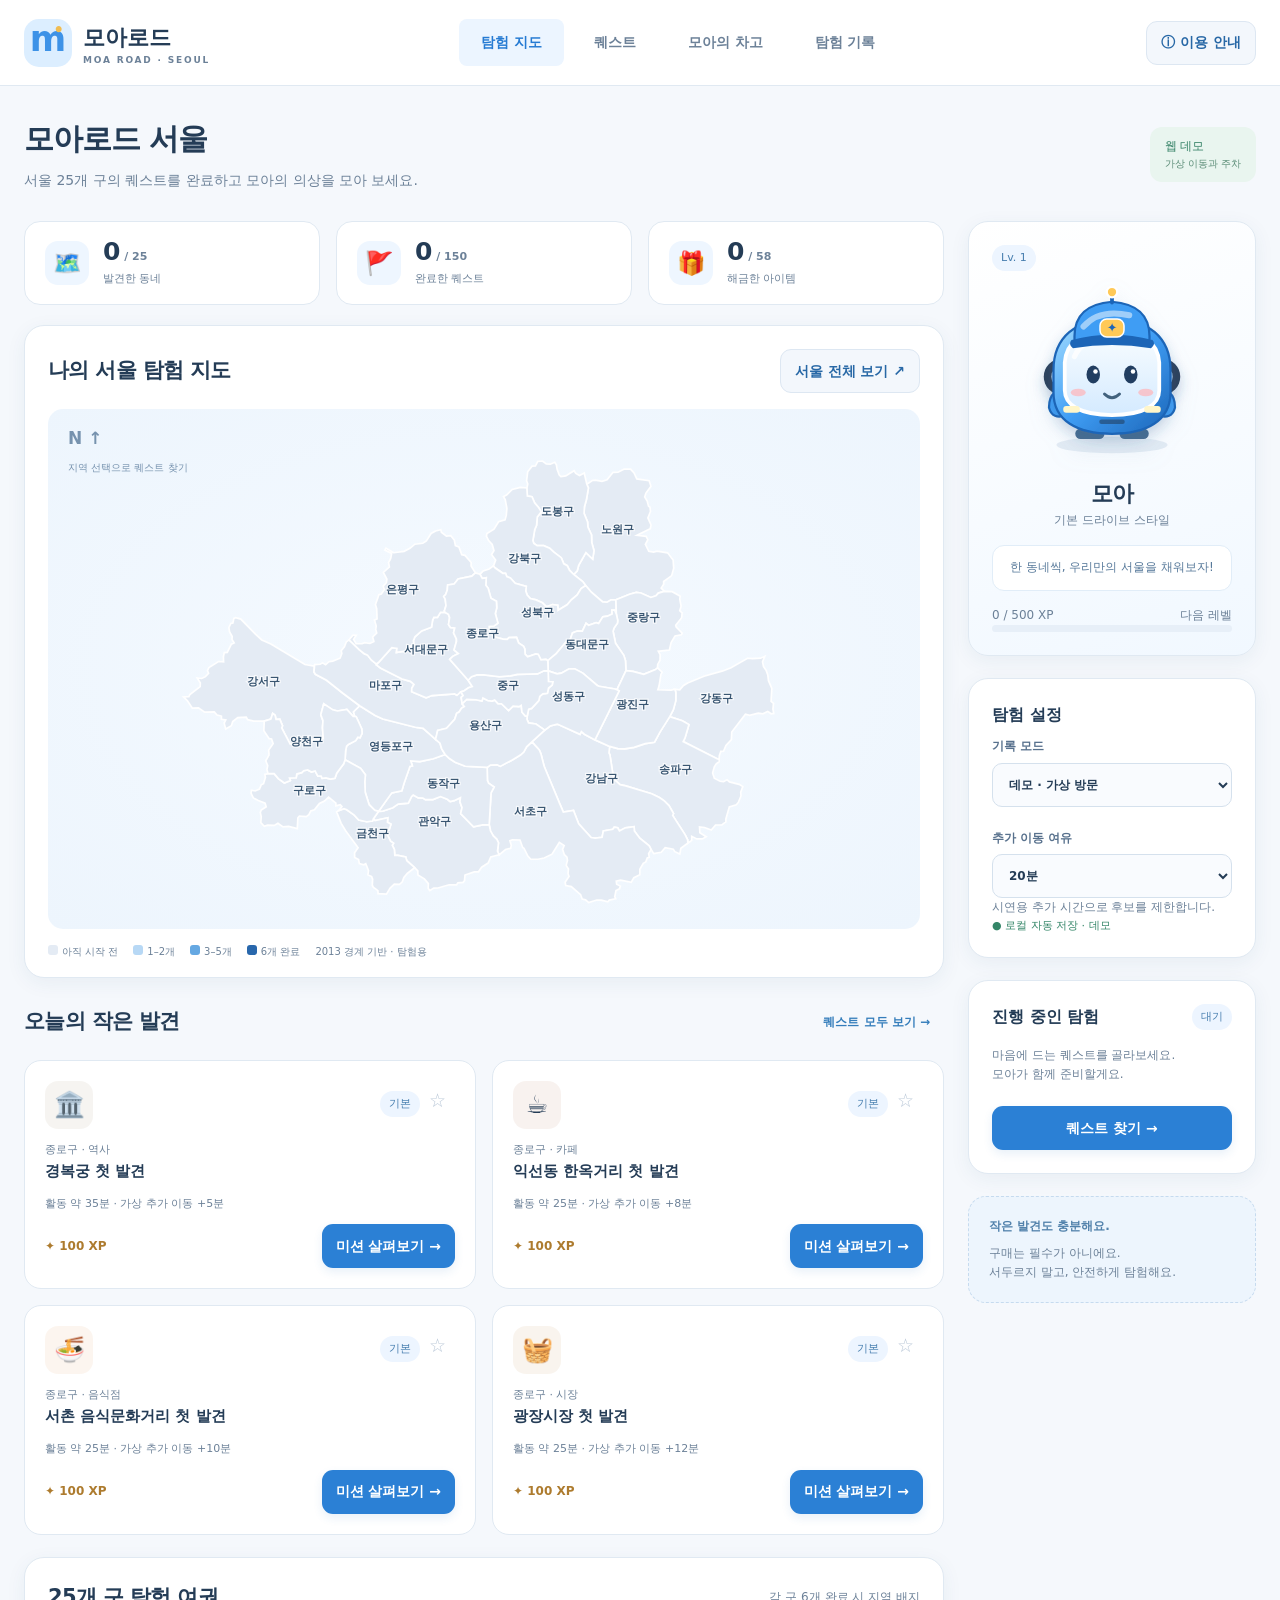
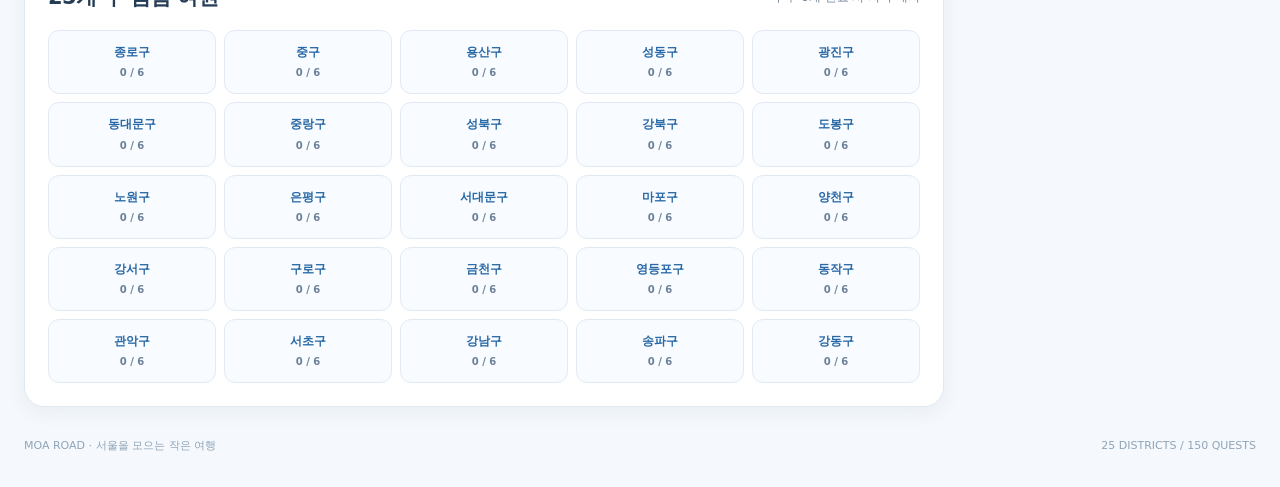
<file: demo/index.html>
<!doctype html><html lang="ko"><head><meta charset="utf-8"><meta name="viewport" content="width=device-width,initial-scale=1"><meta name="theme-color" content="#f3f8ff"><title>모아로드 · 서울을 모으는 작은 여행</title><style>/* 밝은 모아로드 디자인 / 반응형 화면 / 접근성 표시 */
:root{--ink:#243c56;--muted:#6c8198;--blue:#267bd3;--line:#e0e9f2;--bg:#f5f8fc;--green:#237555}*{box-sizing:border-box}body{margin:0;background:var(--bg);color:var(--ink);font:14px/1.6 system-ui,-apple-system,'Malgun Gothic',sans-serif}button,input,select,textarea{font:inherit}button,a,select{touch-action:manipulation}button{cursor:pointer;min-height:40px;border:0;border-radius:11px;background:#eaf3fd;color:#2868a6;padding:9px 14px;font-weight:650}button:hover{filter:brightness(.96)}button:disabled{opacity:.48;cursor:not-allowed}button:focus-visible,a:focus-visible,input:focus-visible,select:focus-visible,textarea:focus-visible,[tabindex]:focus-visible{outline:3px solid #efb849;outline-offset:3px}a{color:var(--blue)}h1,h2,h3,p{margin:0}h1{font-size:30px;line-height:1.4;letter-spacing:-1.1px;margin:9px 0}h2{font-size:21px;letter-spacing:-.65px}h3{font-size:16px;margin-bottom:10px}p{color:var(--muted)}small,.fine{font-size:12px;color:var(--muted)}header{height:86px;padding:0 max(24px,calc((100vw - 1440px)/2));background:#fff;border-bottom:1px solid var(--line);display:flex;align-items:center;gap:35px}header nav{display:flex;gap:8px;flex:1;justify-content:center}header nav button{background:transparent;color:var(--muted);border-radius:8px;padding:12px 22px}header nav button.active{color:var(--blue);background:#ecf5ff}.brand{display:flex;gap:11px;align-items:center;color:var(--ink);text-decoration:none;font-weight:850;font-size:22px;white-space:nowrap}.brand small{display:block;font-size:9px;letter-spacing:1.8px;line-height:1.2}.brandmark{font-size:35px;background:#dceeff;color:#3d92e7;border-radius:15px;width:48px;height:48px;line-height:40px;text-align:center;position:relative}.brandmark span{font-size:17px;position:absolute;top:-9px;right:8px;color:#f0bc52}.app{max-width:1440px;padding:32px 24px;margin:auto}.welcome{display:flex;justify-content:space-between;align-items:center;margin-bottom:30px}.eyebrow{font-size:10px;font-weight:800;letter-spacing:1.5px;color:#6896c0}.demoTag{padding:10px 15px;color:#328064;background:#e9f5ef;border-radius:12px;font-size:12px}.demoTag small{display:block;font-size:10px;color:#5a8c76}.layout{display:grid;grid-template-columns:minmax(0,1fr) 288px;gap:24px}main,aside{min-width:0}.panel{border:1px solid var(--line);border-radius:20px;background:#fff;padding:23px;box-shadow:0 5px 20px #214b7310}.view{display:none}.view.active{display:block}.sectionTitle,.row{display:flex;align-items:center;justify-content:space-between;gap:12px}.sectionTitle{margin-bottom:16px}.sectionTitle h3{margin:0}.below{margin-top:22px}.stats{display:grid;grid-template-columns:repeat(3,1fr);gap:16px;margin-bottom:20px}.stat{padding:16px 20px;border:1px solid var(--line);background:white;border-radius:16px;display:flex;gap:14px;align-items:center}.stat .icon{display:grid;place-items:center;width:44px;height:44px;border-radius:13px;background:#eef6ff;font-size:23px}.stat strong{font-size:25px;line-height:1.1;display:block}.stat small{font-size:11px}.mapPanel{padding-bottom:17px}.mapCanvas{position:relative;background:radial-gradient(ellipse,#f5faff,#edf5fd);border-radius:15px;overflow:hidden}.mapCanvas svg{display:block;width:100%;max-height:520px;min-height:280px}.mapNote{position:absolute;top:16px;left:20px;font-size:17px;font-weight:700;color:#7692ae;pointer-events:none}.mapNote span{font-size:10px;font-weight:400}.district{stroke:white;stroke-width:2;cursor:pointer;transition:fill .25s}.district:hover,.district.selected{stroke:#256bac;stroke-width:2.8;filter:brightness(.97)}.districtLabel{pointer-events:none;fill:#385571;font-size:13px;font-weight:750;text-anchor:middle;paint-order:stroke;stroke:#ffffffb0;stroke-width:3px}.legend{display:flex;flex-wrap:wrap;gap:15px;font-size:10px;color:var(--muted);padding-top:15px}.legend i{width:10px;height:10px;display:inline-block;border-radius:3px;margin-right:4px}.cards{display:grid;grid-template-columns:repeat(2,minmax(0,1fr));gap:16px}.quest{padding:20px;background:#fff;border:1px solid var(--line);border-radius:17px;display:flex;flex-direction:column;gap:12px;min-width:0}.quest .qtop{display:flex;justify-content:space-between;gap:10px}.themeIcon{display:grid;place-items:center;font-size:25px;width:48px;height:48px;border-radius:13px;background:var(--tint,#f0f6ff)}.quest h3{font-size:15px;line-height:1.6;margin:0;word-break:keep-all}.quest .meta{font-size:11px;color:var(--muted)}.quest .qbottom{display:flex;align-items:center;justify-content:space-between;gap:8px;margin-top:auto}.quest.done{background:#f6fcf9}.xp{color:#ad7b2e;font-size:12px;font-weight:750}.pill{display:inline-block;font-size:11px;border-radius:20px;padding:4px 9px;background:#edf5ff;color:#477eaf;white-space:nowrap}.pill.lock{background:#f5f1ea;color:#9a8059}.favorite{min-height:35px;width:35px;padding:4px;font-size:19px;background:transparent;color:#b9c7d7}.favorite.on{color:#d59c2a}.primary{background:#2b80d5;color:white;box-shadow:0 4px 10px #297ac21c}.quiet{background:#f3f7fc;border:1px solid #dde7f2}.textBtn{background:none;color:#347dbb;font-size:12px}.danger{background:#fff0ed;color:#b65448}.wide{width:100%}.companion{text-align:center;background:linear-gradient(160deg,#fff,#f1f8ff)}#sideMascot{height:185px;display:flex;align-items:center;justify-content:center;margin:10px 0}.mascot{display:block;width:180px;height:180px;margin:auto;max-width:100%;filter:drop-shadow(0 8px 10px #597ca21a)}.companion h2{font-size:22px}.speech{padding:12px;font-size:12px;color:#57799a;background:white;border:1px solid #e1edf8;border-radius:12px;margin:15px 0}.progress{height:7px;border-radius:10px;background:#e7eff8;overflow:hidden}.progress i{display:block;height:100%;border-radius:10px;background:linear-gradient(90deg,#78bbf4,#3185d9);transition:width .3s}.tip{border:1px dashed #c6dbef;border-radius:18px;padding:20px;color:#5181ab;font-size:12px;background:#edf5fd}.tip p{font-size:12px;margin-top:7px}label{display:block;font-size:12px;font-weight:650;color:#58718d}input,select,textarea{display:block;width:100%;border:1px solid #d5e1ed;border-radius:10px;padding:10px 12px;background:#f9fbfe;color:var(--ink);margin-top:6px;min-width:0}textarea{resize:vertical;min-height:80px}.filters{display:grid;grid-template-columns:2fr 1fr 1fr;gap:14px;align-items:end}.filters .chips,.filters .fine{grid-column:1/-1}.chips{display:flex;gap:7px;flex-wrap:wrap}.chip{font-size:12px;border:1px solid #dfe8f1;background:white;border-radius:30px;padding:7px 12px}.chip.active{background:#e8f4ff;border-color:#8fbee8;color:#2369ab}.saved{font-size:11px;color:#348668}.districtGrid{display:grid;grid-template-columns:repeat(5,minmax(0,1fr));gap:8px}.districtTile{padding:12px 5px;font-size:12px;border:1px solid #e1eaf4;background:#f8fbff;text-align:center}.districtTile small{display:block;font-size:10px;margin-top:3px}.districtTile.master{background:#e5f3ff;border-color:#73afe2}.dressRoom{display:flex;gap:25px;align-items:center;margin-top:18px}.bigMascot{min-width:220px;background:radial-gradient(circle,#dfedfb,transparent 68%);position:relative}.outfitMarker{font-size:10px;fill:white;text-anchor:middle}.treeRow{margin-top:16px;padding:20px;border:1px solid var(--line);border-radius:18px;background:white}.treeNodes{display:grid;grid-template-columns:repeat(3,minmax(0,1fr));gap:14px}.node{border:1px solid #e2eaf3;border-radius:13px;padding:16px;background:#fafcfe;display:flex;flex-direction:column;gap:9px;position:relative}.node.ready{border-color:#79b49d;background:#f5fcf7}.node.owned{background:#eff7ff;border-color:#a4cbed}.node h4{margin:0;font-size:14px}.node p{font-size:12px}.node .condition{font-size:11px;color:#70869b;line-height:1.8}.node button{font-size:12px;margin-top:auto}.node .progress{margin:2px 0}.node .nodeIcon{font-size:27px}.empty{text-align:center;padding:35px;color:#778b9e;background:#fff;border:1px dashed #cbdbea;border-radius:15px;grid-column:1/-1}.actions{display:flex;gap:8px;flex-wrap:wrap}.activeTitle{font-size:14px;margin-bottom:9px}.steps{display:flex;gap:6px;flex-wrap:wrap;font-size:10px;margin:12px 0}.steps span{padding:4px 6px;border-radius:5px;background:#eef4fb}.steps .ok{background:#dcf2e7;color:#257558}.check{display:flex;align-items:flex-start;gap:8px;padding:8px 0;font-size:12px;cursor:pointer}.check input{width:17px;height:17px;margin:2px 0;flex-shrink:0}.safetyBox{background:#fff8ec;border:1px solid #f0dfc4;border-radius:12px;padding:12px;color:#8b7146;font-size:12px}.event{padding:18px 0;border-bottom:1px solid var(--line)}.event:last-child{border-bottom:0}.event p{font-size:13px;white-space:pre-wrap;overflow-wrap:anywhere;margin-top:8px}.routeItem{display:flex;align-items:center;gap:10px;padding:10px;background:#f4f8fd;border-radius:10px;margin:8px 0}.routeItem span{flex:1;min-width:0}.routeItem button{padding:6px;min-width:34px;font-size:12px}.prose h3{margin:22px 0 9px}.prose h3:first-child{margin-top:0}.prose p{line-height:1.9;font-size:13px}.prose ul{padding-left:20px;line-height:2}.prose a{overflow-wrap:anywhere}dialog{border:1px solid #cbdced;border-radius:22px;padding:28px;width:min(680px,calc(100% - 28px));max-height:90vh;color:var(--ink);box-shadow:0 20px 90px #17365440}dialog::backdrop{background:#19354a85;backdrop-filter:blur(5px)}.detailHeader{display:flex;justify-content:space-between;gap:15px}.detailHeader h2{font-size:23px}.detailBlock{margin-top:19px}.detailBlock h3{margin-bottom:8px}.detailBlock p,.detailBlock li{font-size:13px;color:#677d94}.detailBlock ol{padding-left:22px;line-height:2}.rewardContent{text-align:center;padding:20px 0}.rewardContent .big{font-size:55px}.rewardContent h2{margin:12px 0}.rewardContent p{margin-bottom:12px}#toast{position:fixed;bottom:25px;left:50%;transform:translateX(-50%) translateY(100px);padding:13px 22px;background:#244762;color:white;border-radius:13px;z-index:100;transition:transform .2s;max-width:90vw;font-size:13px;box-shadow:0 8px 25px #1235}#toast.show{transform:translateX(-50%) translateY(0)}#storageAlert:not(:empty){padding:12px;text-align:center;background:#fff0d3;color:#95692a}#driveOverlay{position:fixed;inset:0;background:#eef5fcf7;z-index:90;display:grid;place-items:center;backdrop-filter:blur(15px)}#driveOverlay[hidden]{display:none}.driveBox{text-align:center;width:min(450px,90%);padding:30px}.driveBox p{margin:20px 0}.drivingIcon{font-size:75px;margin-bottom:25px}footer{font-size:11px;color:#90a4b7;padding:30px 0 0;display:flex;justify-content:space-between}.mobile{display:none}.pinMark{pointer-events:none}.note{padding:12px;background:#edf6ff;border-radius:10px;font-size:12px;color:#547899}.meter{font-weight:800;font-size:24px;color:#347eba}.controls{display:grid;grid-template-columns:1fr 1fr;gap:8px;margin:12px 0}.controls label{font-size:10px}.controls input,.controls select{padding:7px}.caption{font-size:10px;color:#8094a9}
@media(min-width:1500px){.mapCanvas svg{max-height:570px}}@media(max-width:1100px){header{gap:15px;padding:0 22px}header nav button{padding:10px 12px}.layout{grid-template-columns:minmax(0,1fr) 260px;gap:16px}.app{padding:25px 20px}.panel{padding:18px}.stat{padding:14px 10px;gap:9px}.stat .icon{width:32px;height:32px;font-size:18px}.stat strong{font-size:22px}.treeNodes{gap:8px}.node{padding:12px}.dressRoom{gap:10px}.bigMascot{min-width:160px}.districtGrid{grid-template-columns:repeat(5,1fr)}}@media(max-width:840px){header{height:auto;padding:15px 18px;flex-wrap:wrap;gap:12px}header nav{order:3;width:100%;flex-basis:100%;justify-content:space-between}header>.quiet{margin-left:auto}header nav button{flex:1}.welcome{align-items:flex-start;gap:12px}h1{font-size:26px}.welcome p{font-size:12px}.demoTag{font-size:10px;padding:7px 10px}.layout{grid-template-columns:minmax(0,1fr)}aside{display:grid;grid-template-columns:1fr 1fr;gap:16px}aside .below{margin-top:0}.tip{display:none}#activePanel{grid-column:1/-1}.companion{display:none}.mapCanvas svg{max-height:560px}}@media(max-width:520px){.app{padding:22px 14px}header nav button{font-size:12px;padding:10px 7px}.brand{font-size:20px}.welcome{display:block;margin-bottom:20px}.demoTag{display:inline-block;margin-top:12px}.demoTag small{display:inline;margin-left:8px}.eyebrow{font-size:9px}h1{font-size:25px}h2{font-size:19px}.stats{gap:8px}.stat{display:block;text-align:center;padding:12px 5px}.stat .icon{display:none}.stat strong{font-size:23px}.stat small{font-size:10px}.panel{padding:16px;border-radius:16px}.cards{grid-template-columns:1fr}.mapPanel{padding:15px 8px}.mapPanel .sectionTitle{padding:0 7px}.mapCanvas svg{min-height:300px}.mapNote{left:12px;top:10px;font-size:12px}.mapNote span{display:none}.legend{gap:8px;padding:12px 5px 0;font-size:9px}.sectionTitle{gap:6px}.sectionTitle .quiet{font-size:10px;padding:6px 8px}.districtGrid{grid-template-columns:repeat(5,1fr);gap:5px}.districtTile{font-size:10px}.filters{grid-template-columns:1fr 1fr}.filters .search{grid-column:1/-1}.filters .fine{font-size:10px}.treeNodes{grid-template-columns:1fr}.node{padding:16px}.dressRoom{flex-direction:column;text-align:center}.treeRow{padding:14px}.bigMascot{min-width:200px}.routeItem{flex-wrap:wrap}.routeItem span{flex-basis:65%}aside{grid-template-columns:1fr}.sectionTitle small{font-size:10px}.mobile{display:block}.welcome h1{line-height:1.5}footer{display:block;text-align:center}footer span{display:block;margin-top:5px}dialog{padding:20px}.detailHeader h2{font-size:20px}.controls{grid-template-columns:1fr 1fr}.actions button{font-size:12px}#toast{font-size:12px;width:max-content;max-width:90vw}}
@media(prefers-reduced-motion:reduce){*{transition:none!important;scroll-behavior:auto!important}}
#toast{visibility:hidden}#toast.show{visibility:visible}
/* 탐험 화면과 차고에서 조작 영역을 여유 있게 확보합니다. */
button, input:not([type="checkbox"]), select { min-height: 44px; }
.welcome h1 { margin-top: 0; }
dialog { overflow-y: auto; max-height: calc(100dvh - 32px); }
@media (max-width: 520px) {
  .districtGrid { grid-template-columns: repeat(4, minmax(0, 1fr)); }
  .legend { font-size: 11px; }
}
</style></head><body>
<noscript>이 앱은 JavaScript가 필요합니다. HTML 파일을 브라우저에서 열어 주세요.</noscript>
<header><a class="brand" href="#"><span class="brandmark">m<span>•</span></span><span>모아로드<small>MOA ROAD · SEOUL</small></span></a><nav aria-label="주 메뉴"><button data-tab="explore" class="active">탐험 지도</button><button data-tab="quests">퀘스트</button><button data-tab="closet">모아의 차고</button><button data-tab="journey">탐험 기록</button></nav><button class="quiet" data-tab="guide">ⓘ 이용 안내</button></header>
<div id="storageAlert" role="status"></div><div class="app"><section class="welcome"><div><h1>모아로드 서울</h1><p>서울 25개 구의 퀘스트를 완료하고 모아의 의상을 모아 보세요.</p></div><span class="demoTag">웹 데모 <small>가상 이동과 주차</small></span></section>
<div class="layout"><main id="main"><section id="explore" class="view active"><div class="stats" id="stats"></div><section class="panel mapPanel"><div class="sectionTitle"><div><h2>나의 서울 탐험 지도</h2></div><button class="quiet" id="allDistricts">서울 전체 보기 ↗</button></div><div class="mapCanvas"><svg id="map" viewBox="0 0 820 620" role="group" aria-label="서울 25개 구 탐험 지도"></svg><div class="mapNote">N ↑<br><span>지역 선택으로 퀘스트 찾기</span></div></div><div class="legend"><span><i style="background:#e4ebf4"></i>아직 시작 전</span><span><i style="background:#b7d8f5"></i>1–2개</span><span><i style="background:#65a8e2"></i>3–5개</span><span><i style="background:#2867ac"></i>6개 완료</span><span>2013 경계 기반 · 탐험용</span></div></section><div class="sectionTitle below"><h2 id="districtTitle">오늘의 작은 발견</h2><button class="textBtn" data-tab="quests">퀘스트 모두 보기 →</button></div><div class="cards" id="featured"></div><section class="panel below"><div class="sectionTitle"><h2>25개 구 탐험 여권</h2><small>각 구 6개 완료 시 지역 배지</small></div><div id="districtGrid" class="districtGrid"></div></section></section>
<section id="quests" class="view"><div class="sectionTitle"><div><h2>서울의 모든 퀘스트</h2></div><span id="resultCount" class="pill"></span></div><section class="panel filters"><label class="search">장소·동네 검색<input id="search" placeholder="성수, 시장, 한강…" type="search"></label><label>지역<select id="districtFilter"></select></label><label>진행 상태<select id="statusFilter"><option value="all">전체 상태</option><option value="available">도전 가능</option><option value="locked">잠김</option><option value="done">완료</option><option value="favorite">즐겨찾기</option></select></label><label>활동 시간<select id="timeFilter"><option value="999">전체</option><option value="25">25분 이하</option><option value="35">35분 이하</option><option value="60">60분 이하</option></select></label><label>정렬<select id="sort"><option value="default">추천 순</option><option value="short">활동 시간순</option><option value="xp">보상순</option></select></label><button id="resetFilters" class="quiet">필터 초기화</button><div id="themeChips" class="chips"></div><p class="fine">활동 시간·추가 이동 시간은 시연용 가정입니다. 실시간 경로·주차 정보가 아닙니다.</p></section><div class="cards below" id="questGrid"></div><button id="more" class="quiet wide below">더 보기</button></section>
<section id="closet" class="view"><h2>모아의 차고 & 해금 트리</h2><section class="panel dressRoom"><div id="bigMascot" class="bigMascot"></div><div><h3>탐험이 모아의 스타일이 돼요</h3><p>테마 의상 → 전문 장비 → 마스터 꾸미기.<br>조건을 채운 뒤 직접 해금하고 착용하세요.</p><div id="equipped" class="chips"></div><button id="undress" class="quiet">기본 스타일로 돌아가기</button></div></section><section class="panel below"><h3>사용 제한이 풀리는 기능</h3><div id="featureTree" class="cards"></div></section><div class="sectionTitle below"><h3>9가지 테마 성장 경로</h3><span class="fine">잠김 → 해금 가능 → 보유 → 착용</span></div><div id="themeTree"></div><section class="panel below"><h3>지역 컬렉션 · 25개 배지</h3><div id="badges" class="districtGrid"></div></section></section>
<section id="journey" class="view"><h2>나만의 탐험 기록</h2><div id="journeyStats" class="stats"></div><section class="panel below"><div class="sectionTitle"><h3>내 코스 보드</h3><span id="routeCapacity" class="pill"></span></div><p class="fine">관심 장소의 순서를 저장합니다. 실제 도로 경로나 최적 경로가 아닙니다.</p><div id="routeBoard"></div></section><section class="panel below"><div class="sectionTitle"><h3>수집한 순간들</h3><button id="exportCSV" class="quiet">기록 CSV 내보내기</button></div><div id="history"></div></section><section class="panel below"><h3>내 데이터 관리</h3><p>이 브라우저에 자동 저장됩니다. 파일을 옮기거나 브라우저 데이터를 지우기 전 백업해 주세요.</p><div class="actions"><button id="backup" class="quiet">백업 내려받기</button><button id="restore" class="quiet">백업 불러오기</button><input type="file" id="restoreFile" accept="application/json,.json" hidden><button id="reset" class="danger">현재 모드 초기화</button></div><p class="fine">백업·복원은 해금 보상과 무관하게 언제나 사용할 수 있습니다.</p></section></section>
<section id="guide" class="view"><h2>데이터와 안전 기준</h2><section class="panel prose"><h3>이 앱이 실제로 하는 일</h3><p>퀘스트 필터, 지도 진행도, 상세 미션, 단계별 장비 해금, 꾸미기, 코스 보드, 기록, 백업·복원을 구현한 오프라인 시제품입니다. 외부 서비스 가입이나 설치 없이 이 HTML을 브라우저로 열면 됩니다.</p><h3>데모 / 개인 기록 분리</h3><p><b>데모 모드</b>는 가상 차량 신호와 시간 가속으로 시연합니다. <b>개인 기록 모드</b>는 사용자가 방문 후 직접 체크하는 여행 기록입니다. 어느 모드도 방문·구매·등산을 객관적으로 인증하지 않습니다. 두 모드의 진행도와 장비는 별도로 저장되며 합산되지 않습니다.</p><h3>주행과 정차</h3><p>주행 시뮬레이션 중에는 퀘스트 선택·꾸미기를 가리고 정차 화면만 제공합니다. 도착 후 가상 속도 0, 기어 P, 주차브레이크, 합법 주차 확인을 모두 충족해야 체류 판정을 시작합니다. 신호 위반이나 반경 이탈 시 연속 체류는 0으로 초기화됩니다. 100m·정확도 30m·5분은 제품 설계를 위한 가정이며 공인 방문 인증 기준이 아닙니다.</p><p>실제 차량 정보는 연결되어 있지 않아 주행을 감지하거나 차를 제어할 수 없습니다. 운전 중 이 앱을 조작하지 마세요. 도로·갓길에 멈추거나 공원·산길로 진입하도록 안내하지 않습니다. 등산·관람·코트 이용은 적법한 주차 후 도보로 진행하고, GPS 도착만으로 활동 완료 처리하지 않습니다.</p><h3>장소 데이터의 확인 수준</h3><p>150개 퀘스트는 실재 장소·거리·동네를 바탕으로 만든 편집 후보 목록입니다. 카페·음식점 퀘스트는 특정 점포의 운영을 보장하지 않는 <b>거리 단위 후보</b>입니다. 위·경도는 대략적인 대표점이며 입구·주차장·안전한 정차 지점이 아닙니다. 지도는 구 단위 선택에 사용합니다. 농구장 5곳은 아래 서울시 시설 목록에서 존재를 확인했지만, 정확한 코트 위치·오늘의 운영 여부는 별도 확인이 필요합니다. 나머지 개별 장소는 현장 검증 전이며 상세 화면에 표시합니다.</p><p>활동 시간, 가상 우회 시간, XP, 단계 조건은 본 시제품의 기획 수치입니다. 운영시간·가격·주차 여유·경사·접근성·혼잡·기상·통제 여부를 실시간 제공하지 않습니다. 닫힌 장소나 통제 구역에 진입하지 말고 퀘스트를 취소하거나 다른 장소를 선택하세요.</p><h3>지도 출처</h3><p><a href="https://github.com/southkorea/seoul-maps" target="_blank" rel="noopener">southkorea/seoul-maps</a>의 KOSTAT 2013 서울 자치구 경계(간소화 GeoJSON)를 HTML에 포함했습니다. 최신 행정 경계나 내비게이션용 지도가 아닙니다. Apache 2.0 · 경계의 화면 투영·색상·라벨을 변경했습니다. <a href="https://www.apache.org/licenses/LICENSE-2.0" target="_blank" rel="noopener">라이선스 전문</a></p><details class="below"><summary>지도 데이터 라이선스 전문</summary><p>Source: southkorea/seoul-maps · Contributor: Lucy Park · KOSTAT 2013. Modified presentation: screen projection, labels, quest overlays.</p><pre style="white-space:pre-wrap;font-size:10px;overflow-wrap:anywhere">
                                 Apache License
                           Version 2.0, January 2004
                        http://www.apache.org/licenses/

   TERMS AND CONDITIONS FOR USE, REPRODUCTION, AND DISTRIBUTION

   1. Definitions.

      &quot;License&quot; shall mean the terms and conditions for use, reproduction,
      and distribution as defined by Sections 1 through 9 of this document.

      &quot;Licensor&quot; shall mean the copyright owner or entity authorized by
      the copyright owner that is granting the License.

      &quot;Legal Entity&quot; shall mean the union of the acting entity and all
      other entities that control, are controlled by, or are under common
      control with that entity. For the purposes of this definition,
      &quot;control&quot; means (i) the power, direct or indirect, to cause the
      direction or management of such entity, whether by contract or
      otherwise, or (ii) ownership of fifty percent (50%) or more of the
      outstanding shares, or (iii) beneficial ownership of such entity.

      &quot;You&quot; (or &quot;Your&quot;) shall mean an individual or Legal Entity
      exercising permissions granted by this License.

      &quot;Source&quot; form shall mean the preferred form for making modifications,
      including but not limited to software source code, documentation
      source, and configuration files.

      &quot;Object&quot; form shall mean any form resulting from mechanical
      transformation or translation of a Source form, including but
      not limited to compiled object code, generated documentation,
      and conversions to other media types.

      &quot;Work&quot; shall mean the work of authorship, whether in Source or
      Object form, made available under the License, as indicated by a
      copyright notice that is included in or attached to the work
      (an example is provided in the Appendix below).

      &quot;Derivative Works&quot; shall mean any work, whether in Source or Object
      form, that is based on (or derived from) the Work and for which the
      editorial revisions, annotations, elaborations, or other modifications
      represent, as a whole, an original work of authorship. For the purposes
      of this License, Derivative Works shall not include works that remain
      separable from, or merely link (or bind by name) to the interfaces of,
      the Work and Derivative Works thereof.

      &quot;Contribution&quot; shall mean any work of authorship, including
      the original version of the Work and any modifications or additions
      to that Work or Derivative Works thereof, that is intentionally
      submitted to Licensor for inclusion in the Work by the copyright owner
      or by an individual or Legal Entity authorized to submit on behalf of
      the copyright owner. For the purposes of this definition, &quot;submitted&quot;
      means any form of electronic, verbal, or written communication sent
      to the Licensor or its representatives, including but not limited to
      communication on electronic mailing lists, source code control systems,
      and issue tracking systems that are managed by, or on behalf of, the
      Licensor for the purpose of discussing and improving the Work, but
      excluding communication that is conspicuously marked or otherwise
      designated in writing by the copyright owner as &quot;Not a Contribution.&quot;

      &quot;Contributor&quot; shall mean Licensor and any individual or Legal Entity
      on behalf of whom a Contribution has been received by Licensor and
      subsequently incorporated within the Work.

   2. Grant of Copyright License. Subject to the terms and conditions of
      this License, each Contributor hereby grants to You a perpetual,
      worldwide, non-exclusive, no-charge, royalty-free, irrevocable
      copyright license to reproduce, prepare Derivative Works of,
      publicly display, publicly perform, sublicense, and distribute the
      Work and such Derivative Works in Source or Object form.

   3. Grant of Patent License. Subject to the terms and conditions of
      this License, each Contributor hereby grants to You a perpetual,
      worldwide, non-exclusive, no-charge, royalty-free, irrevocable
      (except as stated in this section) patent license to make, have made,
      use, offer to sell, sell, import, and otherwise transfer the Work,
      where such license applies only to those patent claims licensable
      by such Contributor that are necessarily infringed by their
      Contribution(s) alone or by combination of their Contribution(s)
      with the Work to which such Contribution(s) was submitted. If You
      institute patent litigation against any entity (including a
      cross-claim or counterclaim in a lawsuit) alleging that the Work
      or a Contribution incorporated within the Work constitutes direct
      or contributory patent infringement, then any patent licenses
      granted to You under this License for that Work shall terminate
      as of the date such litigation is filed.

   4. Redistribution. You may reproduce and distribute copies of the
      Work or Derivative Works thereof in any medium, with or without
      modifications, and in Source or Object form, provided that You
      meet the following conditions:

      (a) You must give any other recipients of the Work or
          Derivative Works a copy of this License; and

      (b) You must cause any modified files to carry prominent notices
          stating that You changed the files; and

      (c) You must retain, in the Source form of any Derivative Works
          that You distribute, all copyright, patent, trademark, and
          attribution notices from the Source form of the Work,
          excluding those notices that do not pertain to any part of
          the Derivative Works; and

      (d) If the Work includes a &quot;NOTICE&quot; text file as part of its
          distribution, then any Derivative Works that You distribute must
          include a readable copy of the attribution notices contained
          within such NOTICE file, excluding those notices that do not
          pertain to any part of the Derivative Works, in at least one
          of the following places: within a NOTICE text file distributed
          as part of the Derivative Works; within the Source form or
          documentation, if provided along with the Derivative Works; or,
          within a display generated by the Derivative Works, if and
          wherever such third-party notices normally appear. The contents
          of the NOTICE file are for informational purposes only and
          do not modify the License. You may add Your own attribution
          notices within Derivative Works that You distribute, alongside
          or as an addendum to the NOTICE text from the Work, provided
          that such additional attribution notices cannot be construed
          as modifying the License.

      You may add Your own copyright statement to Your modifications and
      may provide additional or different license terms and conditions
      for use, reproduction, or distribution of Your modifications, or
      for any such Derivative Works as a whole, provided Your use,
      reproduction, and distribution of the Work otherwise complies with
      the conditions stated in this License.

   5. Submission of Contributions. Unless You explicitly state otherwise,
      any Contribution intentionally submitted for inclusion in the Work
      by You to the Licensor shall be under the terms and conditions of
      this License, without any additional terms or conditions.
      Notwithstanding the above, nothing herein shall supersede or modify
      the terms of any separate license agreement you may have executed
      with Licensor regarding such Contributions.

   6. Trademarks. This License does not grant permission to use the trade
      names, trademarks, service marks, or product names of the Licensor,
      except as required for reasonable and customary use in describing the
      origin of the Work and reproducing the content of the NOTICE file.

   7. Disclaimer of Warranty. Unless required by applicable law or
      agreed to in writing, Licensor provides the Work (and each
      Contributor provides its Contributions) on an &quot;AS IS&quot; BASIS,
      WITHOUT WARRANTIES OR CONDITIONS OF ANY KIND, either express or
      implied, including, without limitation, any warranties or conditions
      of TITLE, NON-INFRINGEMENT, MERCHANTABILITY, or FITNESS FOR A
      PARTICULAR PURPOSE. You are solely responsible for determining the
      appropriateness of using or redistributing the Work and assume any
      risks associated with Your exercise of permissions under this License.

   8. Limitation of Liability. In no event and under no legal theory,
      whether in tort (including negligence), contract, or otherwise,
      unless required by applicable law (such as deliberate and grossly
      negligent acts) or agreed to in writing, shall any Contributor be
      liable to You for damages, including any direct, indirect, special,
      incidental, or consequential damages of any character arising as a
      result of this License or out of the use or inability to use the
      Work (including but not limited to damages for loss of goodwill,
      work stoppage, computer failure or malfunction, or any and all
      other commercial damages or losses), even if such Contributor
      has been advised of the possibility of such damages.

   9. Accepting Warranty or Additional Liability. While redistributing
      the Work or Derivative Works thereof, You may choose to offer,
      and charge a fee for, acceptance of support, warranty, indemnity,
      or other liability obligations and/or rights consistent with this
      License. However, in accepting such obligations, You may act only
      on Your own behalf and on Your sole responsibility, not on behalf
      of any other Contributor, and only if You agree to indemnify,
      defend, and hold each Contributor harmless for any liability
      incurred by, or claims asserted against, such Contributor by reason
      of your accepting any such warranty or additional liability.

   END OF TERMS AND CONDITIONS

   APPENDIX: How to apply the Apache License to your work.

      To apply the Apache License to your work, attach the following
      boilerplate notice, with the fields enclosed by brackets &quot;[]&quot;
      replaced with your own identifying information. (Don&#x27;t include
      the brackets!)  The text should be enclosed in the appropriate
      comment syntax for the file format. We also recommend that a
      file or class name and description of purpose be included on the
      same &quot;printed page&quot; as the copyright notice for easier
      identification within third-party archives.

   Copyright [yyyy] [name of copyright owner]

   Licensed under the Apache License, Version 2.0 (the &quot;License&quot;);
   you may not use this file except in compliance with the License.
   You may obtain a copy of the License at

       http://www.apache.org/licenses/LICENSE-2.0

   Unless required by applicable law or agreed to in writing, software
   distributed under the License is distributed on an &quot;AS IS&quot; BASIS,
   WITHOUT WARRANTIES OR CONDITIONS OF ANY KIND, either express or implied.
   See the License for the specific language governing permissions and
   limitations under the License.
</pre></details><h3>공식 확인처 · 자료 조회 2026-11-12</h3><ul><li><a href="https://korean.visitseoul.net/attractions" target="_blank" rel="noopener">서울관광재단 Visit Seoul · 관광 장소</a></li><li><a href="https://hangang.seoul.go.kr/www/contents/777.do?mid=516" target="_blank" rel="noopener">미래한강본부 · 농구장 등 체육시설 이용안내</a></li><li><a href="https://hangang.seoul.go.kr/www/park/list.do?mid=426" target="_blank" rel="noopener">서울 한강공원 안내 · 통제 공지 확인</a></li><li><a href="https://www.knps.or.kr" target="_blank" rel="noopener">국립공원공단 · 북한산 탐방로와 안전 안내</a></li><li><a href="https://yeyak.seoul.go.kr" target="_blank" rel="noopener">서울시 공공서비스예약 · 시설 이용 확인</a></li></ul><h3>해금과 공정성</h3><p>완료 퀘스트당 XP는 한 번만 지급합니다. 구매·빠른 주행·장거리 운행 보너스는 없습니다. 잠긴 퀘스트는 각 테마의 전문 장비를 해금한 뒤 열립니다. 안전·시간 여유 제한은 장비로 해제되지 않습니다. XP 레벨은 500 XP당 1씩 증가합니다. 실제 돈·주유권·할인권 지급이나 공공 랭킹은 구현하지 않았습니다.</p><h3>저장·개인정보</h3><p>진행도와 메모를 브라우저 localStorage에 저장합니다. 위치 권한을 요청하거나 서버로 전송하지 않습니다. 외부 지도·공식 사이트 링크를 누르면 해당 서비스로 이동합니다. 저장 실패 시 경고를 표시하며 JSON 백업을 사용할 수 있습니다. 구버전의 가상 GPS 완료 기록은 실제 활동과 구분하기 위해 자동으로 가져오지 않습니다.</p></section></section></main>
<aside><section class="panel companion"><div class="row"><span class="pill" id="level"></span></div><div id="sideMascot"></div><h2>모아</h2><div id="equippedSummary" class="fine"></div><p class="speech" id="speech">한 동네씩, 우리만의 서울을 채워보자!</p><div class="row fine"><span id="xpText"></span><span>다음 레벨</span></div><div class="progress"><i id="xpBar"></i></div></section><section class="panel below"><h3>탐험 설정</h3><label>기록 모드<select id="mode"><option value="demo">데모 · 가상 방문</option><option value="personal">개인 · 수동 기록</option></select></label><label class="below">추가 이동 여유<select id="detour"><option value="5">5분</option><option value="10">10분</option><option value="15">15분</option><option value="20">20분</option></select></label><p class="fine">시연용 추가 시간으로 후보를 제한합니다.</p><div id="saveStatus" class="saved">● 로컬 자동 저장</div></section><section class="panel below" id="activePanel"><div class="sectionTitle"><h3>진행 중인 탐험</h3><span class="pill" id="phaseBadge">대기</span></div><div id="activeContent"></div></section><section class="tip below"><b>작은 발견도 충분해요.</b><p>구매는 필수가 아니에요.<br>서두르지 말고, 안전하게 탐험해요.</p></section></aside></div><footer>MOA ROAD · 서울을 모으는 작은 여행 <span>25 DISTRICTS / 150 QUESTS</span></footer></div>
<dialog id="detail"><div id="detailBody"></div></dialog><dialog id="reward"><div class="rewardContent" id="rewardBody"></div><button id="closeReward" class="primary wide">계속 탐험하기</button></dialog><div id="toast" role="status" aria-live="polite"></div><div id="driveOverlay" hidden><div class="driveBox"><div class="drivingIcon">🚙</div><h2>가상 이동 중</h2><p>주행 중 조작을 멈추고 안전에 집중해요.</p><div class="progress"><i id="driveProgress"></i></div><p id="driveText"></p><button id="stopDrive" class="primary">시뮬레이션 중지 · 정차</button><p class="fine">실제 차량 제어 기능이 아닙니다.</p></div></div>
<script>// 서울 장소·퀘스트·테마·지도 데이터. 개략 좌표이며 내비게이션에 사용하지 않습니다.
const THEMES = {
  "hike": {
    "id": "hike",
    "name": "등산",
    "emoji": "⛰️",
    "color": "#438c70",
    "outfit": "숲길 탐험복",
    "tasks": [
      "탐방로 안내판과 통제 여부를 확인하기",
      "허용된 낮은 구간을 자신의 체력에 맞게 걷기",
      "안전한 장소에서 풍경 한 가지 기록하기"
    ]
  },
  "cafe": {
    "id": "cafe",
    "name": "카페",
    "emoji": "☕",
    "color": "#b37a54",
    "outfit": "바리스타 앞치마",
    "tasks": [
      "운영 중인 카페를 직접 고르고 영업 확인하기",
      "주문은 선택 사항 · 쉬어갈 공간 살펴보기",
      "이 동네 카페 분위기를 한 줄 남기기"
    ]
  },
  "food": {
    "id": "food",
    "name": "음식점",
    "emoji": "🍜",
    "color": "#db9256",
    "outfit": "로컬 셰프복",
    "tasks": [
      "음식거리에서 영업 중인 식당과 메뉴 확인하기",
      "알레르기·가격 확인 후 자유롭게 이용하기",
      "마음에 든 메뉴 또는 음식 문화를 기록하기"
    ]
  },
  "basket": {
    "id": "basket",
    "name": "농구장",
    "emoji": "🏀",
    "color": "#d77b60",
    "outfit": "코트 유니폼",
    "tasks": [
      "코트 운영·예약·바닥 상태 확인하기",
      "허용된 코트에서 준비운동 후 가볍게 활동하기",
      "사용 후 정리 · 이용 불가하면 관찰 기록으로 대체하기"
    ]
  },
  "market": {
    "id": "market",
    "name": "시장",
    "emoji": "🧺",
    "color": "#bf8a4b",
    "outfit": "시장 탐험 조끼",
    "tasks": [
      "통행을 방해하지 않고 시장 입구 안내 읽기",
      "점포와 지역 특산물 두 가지 살펴보기",
      "구매 없이도 발견한 가게나 품목 기록하기"
    ]
  },
  "art": {
    "id": "art",
    "name": "예술",
    "emoji": "🎨",
    "color": "#9781c2",
    "outfit": "아틀리에 재킷",
    "tasks": [
      "전시·공간 운영과 촬영 규정 확인하기",
      "관람 가능 구역의 작품 또는 건축 관찰하기",
      "인상적인 색·형태 한 가지 기록하기"
    ]
  },
  "park": {
    "id": "park",
    "name": "공원",
    "emoji": "🌳",
    "color": "#5a9a72",
    "outfit": "피크닉 오버롤",
    "tasks": [
      "개방 구역과 산책로 상태 확인하기",
      "보행로를 따라 무리 없이 산책하기",
      "쓰레기를 되가져오고 발견한 식물 기록하기"
    ]
  },
  "history": {
    "id": "history",
    "name": "역사",
    "emoji": "🏛️",
    "color": "#9c8b6d",
    "outfit": "시간여행 도포",
    "tasks": [
      "안내판에서 장소 이름과 배경 읽기",
      "개방 구역 관찰 · 유료 구역 입장은 선택",
      "새로 알게 된 역사 한 가지 기록하기"
    ]
  },
  "river": {
    "id": "river",
    "name": "한강",
    "emoji": "🌊",
    "color": "#5c9fbb",
    "outfit": "리버 바람막이",
    "tasks": [
      "한강공원 통제·침수·기상 안내 확인하기",
      "물가와 자전거도로를 피해 보행로 이용하기",
      "안전한 지점에서 강 풍경 기록하기"
    ]
  }
};

const DISTRICTS = [
  {
    "id": "d01",
    "name": "종로구",
    "lat": 37.59,
    "lng": 126.979
  },
  {
    "id": "d02",
    "name": "중구",
    "lat": 37.558,
    "lng": 126.997
  },
  {
    "id": "d03",
    "name": "용산구",
    "lat": 37.533,
    "lng": 126.981
  },
  {
    "id": "d04",
    "name": "성동구",
    "lat": 37.551,
    "lng": 127.04
  },
  {
    "id": "d05",
    "name": "광진구",
    "lat": 37.546,
    "lng": 127.085
  },
  {
    "id": "d06",
    "name": "동대문구",
    "lat": 37.583,
    "lng": 127.053
  },
  {
    "id": "d07",
    "name": "중랑구",
    "lat": 37.6,
    "lng": 127.093
  },
  {
    "id": "d08",
    "name": "성북구",
    "lat": 37.603,
    "lng": 127.018
  },
  {
    "id": "d09",
    "name": "강북구",
    "lat": 37.636,
    "lng": 127.009
  },
  {
    "id": "d10",
    "name": "도봉구",
    "lat": 37.665,
    "lng": 127.032
  },
  {
    "id": "d11",
    "name": "노원구",
    "lat": 37.654,
    "lng": 127.075
  },
  {
    "id": "d12",
    "name": "은평구",
    "lat": 37.617,
    "lng": 126.922
  },
  {
    "id": "d13",
    "name": "서대문구",
    "lat": 37.58,
    "lng": 126.939
  },
  {
    "id": "d14",
    "name": "마포구",
    "lat": 37.558,
    "lng": 126.91
  },
  {
    "id": "d15",
    "name": "양천구",
    "lat": 37.523,
    "lng": 126.854
  },
  {
    "id": "d16",
    "name": "강서구",
    "lat": 37.56,
    "lng": 126.824
  },
  {
    "id": "d17",
    "name": "구로구",
    "lat": 37.493,
    "lng": 126.856
  },
  {
    "id": "d18",
    "name": "금천구",
    "lat": 37.466,
    "lng": 126.901
  },
  {
    "id": "d19",
    "name": "영등포구",
    "lat": 37.52,
    "lng": 126.914
  },
  {
    "id": "d20",
    "name": "동작구",
    "lat": 37.497,
    "lng": 126.951
  },
  {
    "id": "d21",
    "name": "관악구",
    "lat": 37.474,
    "lng": 126.945
  },
  {
    "id": "d22",
    "name": "서초구",
    "lat": 37.48,
    "lng": 127.013
  },
  {
    "id": "d23",
    "name": "강남구",
    "lat": 37.5,
    "lng": 127.063
  },
  {
    "id": "d24",
    "name": "송파구",
    "lat": 37.506,
    "lng": 127.116
  },
  {
    "id": "d25",
    "name": "강동구",
    "lat": 37.55,
    "lng": 127.145
  }
];

const QUESTS = [
  {
    "id": "d01-q1",
    "district": "d01",
    "theme": "history",
    "place": "경복궁",
    "lat": 37.5796,
    "lng": 126.977,
    "tier": 1,
    "minutes": 35,
    "detour": 5,
    "xp": 100,
    "title": "경복궁 첫 발견",
    "source": "https://korean.visitseoul.net/attractions",
    "verified": false
  },
  {
    "id": "d01-q2",
    "district": "d01",
    "theme": "cafe",
    "place": "익선동 한옥거리",
    "lat": 37.5744,
    "lng": 126.9897,
    "tier": 1,
    "minutes": 25,
    "detour": 8,
    "xp": 100,
    "title": "익선동 한옥거리 첫 발견",
    "source": "https://korean.visitseoul.net/attractions",
    "verified": false
  },
  {
    "id": "d01-q3",
    "district": "d01",
    "theme": "food",
    "place": "서촌 음식문화거리",
    "lat": 37.5773,
    "lng": 126.97,
    "tier": 1,
    "minutes": 25,
    "detour": 10,
    "xp": 100,
    "title": "서촌 음식문화거리 첫 발견",
    "source": "https://korean.visitseoul.net/attractions",
    "verified": false
  },
  {
    "id": "d01-q4",
    "district": "d01",
    "theme": "market",
    "place": "광장시장",
    "lat": 37.57,
    "lng": 126.999,
    "tier": 1,
    "minutes": 25,
    "detour": 12,
    "xp": 100,
    "title": "광장시장 첫 발견",
    "source": "https://korean.visitseoul.net/attractions",
    "verified": false
  },
  {
    "id": "d01-q5",
    "district": "d01",
    "theme": "art",
    "place": "인사동 문화의거리",
    "lat": 37.574,
    "lng": 126.9856,
    "tier": 1,
    "minutes": 35,
    "detour": 15,
    "xp": 100,
    "title": "인사동 문화의거리 첫 발견",
    "source": "https://korean.visitseoul.net/attractions",
    "verified": false
  },
  {
    "id": "d01-q6",
    "district": "d01",
    "theme": "hike",
    "place": "인왕산 수성동계곡",
    "lat": 37.582,
    "lng": 126.965,
    "tier": 1,
    "minutes": 60,
    "detour": 18,
    "xp": 100,
    "title": "인왕산 수성동계곡 첫 발견",
    "source": "https://korean.visitseoul.net/attractions",
    "verified": false
  },
  {
    "id": "d02-q1",
    "district": "d02",
    "theme": "history",
    "place": "덕수궁",
    "lat": 37.5658,
    "lng": 126.9751,
    "tier": 1,
    "minutes": 35,
    "detour": 5,
    "xp": 100,
    "title": "덕수궁 첫 발견",
    "source": "https://korean.visitseoul.net/attractions",
    "verified": false
  },
  {
    "id": "d02-q2",
    "district": "d02",
    "theme": "cafe",
    "place": "정동길",
    "lat": 37.5668,
    "lng": 126.9727,
    "tier": 1,
    "minutes": 25,
    "detour": 8,
    "xp": 100,
    "title": "정동길 첫 발견",
    "source": "https://korean.visitseoul.net/attractions",
    "verified": false
  },
  {
    "id": "d02-q3",
    "district": "d02",
    "theme": "food",
    "place": "명동 음식거리",
    "lat": 37.5635,
    "lng": 126.9845,
    "tier": 1,
    "minutes": 25,
    "detour": 10,
    "xp": 100,
    "title": "명동 음식거리 첫 발견",
    "source": "https://korean.visitseoul.net/attractions",
    "verified": false
  },
  {
    "id": "d02-q4",
    "district": "d02",
    "theme": "market",
    "place": "남대문시장",
    "lat": 37.5592,
    "lng": 126.9777,
    "tier": 1,
    "minutes": 25,
    "detour": 12,
    "xp": 100,
    "title": "남대문시장 첫 발견",
    "source": "https://korean.visitseoul.net/attractions",
    "verified": false
  },
  {
    "id": "d02-q5",
    "district": "d02",
    "theme": "art",
    "place": "동대문디자인플라자",
    "lat": 37.5665,
    "lng": 127.0094,
    "tier": 1,
    "minutes": 35,
    "detour": 15,
    "xp": 100,
    "title": "동대문디자인플라자 첫 발견",
    "source": "https://korean.visitseoul.net/attractions",
    "verified": false
  },
  {
    "id": "d02-q6",
    "district": "d02",
    "theme": "park",
    "place": "남산공원 회현자락",
    "lat": 37.5547,
    "lng": 126.9812,
    "tier": 1,
    "minutes": 25,
    "detour": 18,
    "xp": 100,
    "title": "남산공원 회현자락 첫 발견",
    "source": "https://korean.visitseoul.net/attractions",
    "verified": false
  },
  {
    "id": "d03-q1",
    "district": "d03",
    "theme": "history",
    "place": "국립중앙박물관",
    "lat": 37.524,
    "lng": 126.9802,
    "tier": 1,
    "minutes": 35,
    "detour": 5,
    "xp": 100,
    "title": "국립중앙박물관 첫 발견",
    "source": "https://korean.visitseoul.net/attractions",
    "verified": false
  },
  {
    "id": "d03-q2",
    "district": "d03",
    "theme": "cafe",
    "place": "해방촌",
    "lat": 37.543,
    "lng": 126.9875,
    "tier": 1,
    "minutes": 25,
    "detour": 8,
    "xp": 100,
    "title": "해방촌 첫 발견",
    "source": "https://korean.visitseoul.net/attractions",
    "verified": false
  },
  {
    "id": "d03-q3",
    "district": "d03",
    "theme": "food",
    "place": "용리단길",
    "lat": 37.531,
    "lng": 126.971,
    "tier": 1,
    "minutes": 25,
    "detour": 10,
    "xp": 100,
    "title": "용리단길 첫 발견",
    "source": "https://korean.visitseoul.net/attractions",
    "verified": false
  },
  {
    "id": "d03-q4",
    "district": "d03",
    "theme": "market",
    "place": "용문시장",
    "lat": 37.5367,
    "lng": 126.9593,
    "tier": 1,
    "minutes": 25,
    "detour": 12,
    "xp": 100,
    "title": "용문시장 첫 발견",
    "source": "https://korean.visitseoul.net/attractions",
    "verified": false
  },
  {
    "id": "d03-q5",
    "district": "d03",
    "theme": "basket",
    "place": "이촌한강공원 농구장",
    "lat": 37.5177,
    "lng": 126.971,
    "tier": 1,
    "minutes": 35,
    "detour": 15,
    "xp": 100,
    "title": "이촌한강공원 농구장 첫 발견",
    "source": "https://hangang.seoul.go.kr/www/contents/777.do?mid=516",
    "verified": true
  },
  {
    "id": "d03-q6",
    "district": "d03",
    "theme": "river",
    "place": "이촌한강공원",
    "lat": 37.518,
    "lng": 126.9719,
    "tier": 1,
    "minutes": 25,
    "detour": 18,
    "xp": 100,
    "title": "이촌한강공원 첫 발견",
    "source": "https://korean.visitseoul.net/attractions",
    "verified": false
  },
  {
    "id": "d04-q1",
    "district": "d04",
    "theme": "park",
    "place": "서울숲",
    "lat": 37.5445,
    "lng": 127.0374,
    "tier": 1,
    "minutes": 25,
    "detour": 5,
    "xp": 100,
    "title": "서울숲 첫 발견",
    "source": "https://korean.visitseoul.net/attractions",
    "verified": false
  },
  {
    "id": "d04-q2",
    "district": "d04",
    "theme": "cafe",
    "place": "성수동 카페거리",
    "lat": 37.5446,
    "lng": 127.056,
    "tier": 2,
    "minutes": 25,
    "detour": 8,
    "xp": 180,
    "title": "성수동 카페거리 깊이 보기",
    "source": "https://korean.visitseoul.net/attractions",
    "verified": false
  },
  {
    "id": "d04-q3",
    "district": "d04",
    "theme": "food",
    "place": "왕십리 음식문화거리",
    "lat": 37.5611,
    "lng": 127.0357,
    "tier": 2,
    "minutes": 25,
    "detour": 10,
    "xp": 180,
    "title": "왕십리 음식문화거리 깊이 보기",
    "source": "https://korean.visitseoul.net/attractions",
    "verified": false
  },
  {
    "id": "d04-q4",
    "district": "d04",
    "theme": "market",
    "place": "뚝도시장",
    "lat": 37.539,
    "lng": 127.054,
    "tier": 2,
    "minutes": 25,
    "detour": 12,
    "xp": 180,
    "title": "뚝도시장 깊이 보기",
    "source": "https://korean.visitseoul.net/attractions",
    "verified": false
  },
  {
    "id": "d04-q5",
    "district": "d04",
    "theme": "art",
    "place": "성수동 수제화거리",
    "lat": 37.5428,
    "lng": 127.0526,
    "tier": 1,
    "minutes": 35,
    "detour": 15,
    "xp": 100,
    "title": "성수동 수제화거리 첫 발견",
    "source": "https://korean.visitseoul.net/attractions",
    "verified": false
  },
  {
    "id": "d04-q6",
    "district": "d04",
    "theme": "hike",
    "place": "응봉산",
    "lat": 37.5483,
    "lng": 127.0298,
    "tier": 1,
    "minutes": 60,
    "detour": 18,
    "xp": 100,
    "title": "응봉산 첫 발견",
    "source": "https://korean.visitseoul.net/attractions",
    "verified": false
  },
  {
    "id": "d05-q1",
    "district": "d05",
    "theme": "park",
    "place": "어린이대공원",
    "lat": 37.5495,
    "lng": 127.0819,
    "tier": 1,
    "minutes": 25,
    "detour": 5,
    "xp": 100,
    "title": "어린이대공원 첫 발견",
    "source": "https://korean.visitseoul.net/attractions",
    "verified": false
  },
  {
    "id": "d05-q2",
    "district": "d05",
    "theme": "cafe",
    "place": "건대입구 카페골목",
    "lat": 37.5415,
    "lng": 127.0707,
    "tier": 1,
    "minutes": 25,
    "detour": 8,
    "xp": 100,
    "title": "건대입구 카페골목 첫 발견",
    "source": "https://korean.visitseoul.net/attractions",
    "verified": false
  },
  {
    "id": "d05-q3",
    "district": "d05",
    "theme": "food",
    "place": "자양동 양꼬치거리",
    "lat": 37.5368,
    "lng": 127.0675,
    "tier": 1,
    "minutes": 25,
    "detour": 10,
    "xp": 100,
    "title": "자양동 양꼬치거리 첫 발견",
    "source": "https://korean.visitseoul.net/attractions",
    "verified": false
  },
  {
    "id": "d05-q4",
    "district": "d05",
    "theme": "market",
    "place": "자양전통시장",
    "lat": 37.5336,
    "lng": 127.0793,
    "tier": 1,
    "minutes": 25,
    "detour": 12,
    "xp": 100,
    "title": "자양전통시장 첫 발견",
    "source": "https://korean.visitseoul.net/attractions",
    "verified": false
  },
  {
    "id": "d05-q5",
    "district": "d05",
    "theme": "basket",
    "place": "뚝섬한강공원 농구장",
    "lat": 37.5295,
    "lng": 127.069,
    "tier": 1,
    "minutes": 35,
    "detour": 15,
    "xp": 100,
    "title": "뚝섬한강공원 농구장 첫 발견",
    "source": "https://hangang.seoul.go.kr/www/contents/777.do?mid=516",
    "verified": true
  },
  {
    "id": "d05-q6",
    "district": "d05",
    "theme": "river",
    "place": "뚝섬한강공원",
    "lat": 37.53,
    "lng": 127.066,
    "tier": 1,
    "minutes": 25,
    "detour": 18,
    "xp": 100,
    "title": "뚝섬한강공원 첫 발견",
    "source": "https://korean.visitseoul.net/attractions",
    "verified": false
  },
  {
    "id": "d06-q1",
    "district": "d06",
    "theme": "history",
    "place": "서울약령시 한의약박물관",
    "lat": 37.58,
    "lng": 127.037,
    "tier": 2,
    "minutes": 35,
    "detour": 5,
    "xp": 180,
    "title": "서울약령시 한의약박물관 깊이 보기",
    "source": "https://korean.visitseoul.net/attractions",
    "verified": false
  },
  {
    "id": "d06-q2",
    "district": "d06",
    "theme": "cafe",
    "place": "회기역 카페골목",
    "lat": 37.5894,
    "lng": 127.0568,
    "tier": 1,
    "minutes": 25,
    "detour": 8,
    "xp": 100,
    "title": "회기역 카페골목 첫 발견",
    "source": "https://korean.visitseoul.net/attractions",
    "verified": false
  },
  {
    "id": "d06-q3",
    "district": "d06",
    "theme": "food",
    "place": "회기 파전골목",
    "lat": 37.589,
    "lng": 127.056,
    "tier": 1,
    "minutes": 25,
    "detour": 10,
    "xp": 100,
    "title": "회기 파전골목 첫 발견",
    "source": "https://korean.visitseoul.net/attractions",
    "verified": false
  },
  {
    "id": "d06-q4",
    "district": "d06",
    "theme": "market",
    "place": "경동시장",
    "lat": 37.5788,
    "lng": 127.039,
    "tier": 1,
    "minutes": 25,
    "detour": 12,
    "xp": 100,
    "title": "경동시장 첫 발견",
    "source": "https://korean.visitseoul.net/attractions",
    "verified": false
  },
  {
    "id": "d06-q5",
    "district": "d06",
    "theme": "art",
    "place": "홍릉 수목원 주변",
    "lat": 37.592,
    "lng": 127.044,
    "tier": 2,
    "minutes": 35,
    "detour": 15,
    "xp": 180,
    "title": "홍릉 수목원 주변 깊이 보기",
    "source": "https://korean.visitseoul.net/attractions",
    "verified": false
  },
  {
    "id": "d06-q6",
    "district": "d06",
    "theme": "park",
    "place": "배봉산근린공원",
    "lat": 37.582,
    "lng": 127.065,
    "tier": 2,
    "minutes": 25,
    "detour": 18,
    "xp": 180,
    "title": "배봉산근린공원 깊이 보기",
    "source": "https://korean.visitseoul.net/attractions",
    "verified": false
  },
  {
    "id": "d07-q1",
    "district": "d07",
    "theme": "history",
    "place": "망우역사문화공원",
    "lat": 37.6005,
    "lng": 127.113,
    "tier": 1,
    "minutes": 35,
    "detour": 5,
    "xp": 100,
    "title": "망우역사문화공원 첫 발견",
    "source": "https://korean.visitseoul.net/attractions",
    "verified": false
  },
  {
    "id": "d07-q2",
    "district": "d07",
    "theme": "cafe",
    "place": "상봉역 카페골목",
    "lat": 37.5968,
    "lng": 127.0855,
    "tier": 1,
    "minutes": 25,
    "detour": 8,
    "xp": 100,
    "title": "상봉역 카페골목 첫 발견",
    "source": "https://korean.visitseoul.net/attractions",
    "verified": false
  },
  {
    "id": "d07-q3",
    "district": "d07",
    "theme": "food",
    "place": "사가정역 음식거리",
    "lat": 37.5808,
    "lng": 127.0883,
    "tier": 1,
    "minutes": 25,
    "detour": 10,
    "xp": 100,
    "title": "사가정역 음식거리 첫 발견",
    "source": "https://korean.visitseoul.net/attractions",
    "verified": false
  },
  {
    "id": "d07-q4",
    "district": "d07",
    "theme": "market",
    "place": "동원전통종합시장",
    "lat": 37.59,
    "lng": 127.0904,
    "tier": 1,
    "minutes": 25,
    "detour": 12,
    "xp": 100,
    "title": "동원전통종합시장 첫 발견",
    "source": "https://korean.visitseoul.net/attractions",
    "verified": false
  },
  {
    "id": "d07-q5",
    "district": "d07",
    "theme": "park",
    "place": "중랑캠핑숲",
    "lat": 37.6048,
    "lng": 127.1095,
    "tier": 1,
    "minutes": 25,
    "detour": 15,
    "xp": 100,
    "title": "중랑캠핑숲 첫 발견",
    "source": "https://korean.visitseoul.net/attractions",
    "verified": false
  },
  {
    "id": "d07-q6",
    "district": "d07",
    "theme": "hike",
    "place": "용마폭포공원 들머리",
    "lat": 37.573,
    "lng": 127.089,
    "tier": 1,
    "minutes": 60,
    "detour": 18,
    "xp": 100,
    "title": "용마폭포공원 들머리 첫 발견",
    "source": "https://korean.visitseoul.net/attractions",
    "verified": false
  },
  {
    "id": "d08-q1",
    "district": "d08",
    "theme": "history",
    "place": "심우장",
    "lat": 37.5949,
    "lng": 126.9949,
    "tier": 1,
    "minutes": 35,
    "detour": 5,
    "xp": 100,
    "title": "심우장 첫 발견",
    "source": "https://korean.visitseoul.net/attractions",
    "verified": false
  },
  {
    "id": "d08-q2",
    "district": "d08",
    "theme": "cafe",
    "place": "성북동 카페거리",
    "lat": 37.592,
    "lng": 126.998,
    "tier": 2,
    "minutes": 25,
    "detour": 8,
    "xp": 180,
    "title": "성북동 카페거리 깊이 보기",
    "source": "https://korean.visitseoul.net/attractions",
    "verified": false
  },
  {
    "id": "d08-q3",
    "district": "d08",
    "theme": "food",
    "place": "성신여대입구 음식거리",
    "lat": 37.5922,
    "lng": 127.017,
    "tier": 2,
    "minutes": 25,
    "detour": 10,
    "xp": 180,
    "title": "성신여대입구 음식거리 깊이 보기",
    "source": "https://korean.visitseoul.net/attractions",
    "verified": false
  },
  {
    "id": "d08-q4",
    "district": "d08",
    "theme": "market",
    "place": "돈암시장",
    "lat": 37.5914,
    "lng": 127.0164,
    "tier": 2,
    "minutes": 25,
    "detour": 12,
    "xp": 180,
    "title": "돈암시장 깊이 보기",
    "source": "https://korean.visitseoul.net/attractions",
    "verified": false
  },
  {
    "id": "d08-q5",
    "district": "d08",
    "theme": "art",
    "place": "성북구립미술관",
    "lat": 37.594,
    "lng": 126.9958,
    "tier": 1,
    "minutes": 35,
    "detour": 15,
    "xp": 100,
    "title": "성북구립미술관 첫 발견",
    "source": "https://korean.visitseoul.net/attractions",
    "verified": false
  },
  {
    "id": "d08-q6",
    "district": "d08",
    "theme": "park",
    "place": "개운산근린공원",
    "lat": 37.599,
    "lng": 127.025,
    "tier": 2,
    "minutes": 25,
    "detour": 18,
    "xp": 180,
    "title": "개운산근린공원 깊이 보기",
    "source": "https://korean.visitseoul.net/attractions",
    "verified": false
  },
  {
    "id": "d09-q1",
    "district": "d09",
    "theme": "history",
    "place": "국립4·19민주묘지",
    "lat": 37.646,
    "lng": 127.008,
    "tier": 1,
    "minutes": 35,
    "detour": 5,
    "xp": 100,
    "title": "국립4·19민주묘지 첫 발견",
    "source": "https://korean.visitseoul.net/attractions",
    "verified": false
  },
  {
    "id": "d09-q2",
    "district": "d09",
    "theme": "cafe",
    "place": "4·19 카페거리",
    "lat": 37.645,
    "lng": 127.009,
    "tier": 1,
    "minutes": 25,
    "detour": 8,
    "xp": 100,
    "title": "4·19 카페거리 첫 발견",
    "source": "https://korean.visitseoul.net/attractions",
    "verified": false
  },
  {
    "id": "d09-q3",
    "district": "d09",
    "theme": "food",
    "place": "수유역 음식거리",
    "lat": 37.638,
    "lng": 127.025,
    "tier": 1,
    "minutes": 25,
    "detour": 10,
    "xp": 100,
    "title": "수유역 음식거리 첫 발견",
    "source": "https://korean.visitseoul.net/attractions",
    "verified": false
  },
  {
    "id": "d09-q4",
    "district": "d09",
    "theme": "market",
    "place": "수유시장",
    "lat": 37.631,
    "lng": 127.022,
    "tier": 1,
    "minutes": 25,
    "detour": 12,
    "xp": 100,
    "title": "수유시장 첫 발견",
    "source": "https://korean.visitseoul.net/attractions",
    "verified": false
  },
  {
    "id": "d09-q5",
    "district": "d09",
    "theme": "park",
    "place": "북서울꿈의숲",
    "lat": 37.6205,
    "lng": 127.0415,
    "tier": 1,
    "minutes": 25,
    "detour": 15,
    "xp": 100,
    "title": "북서울꿈의숲 첫 발견",
    "source": "https://korean.visitseoul.net/attractions",
    "verified": false
  },
  {
    "id": "d09-q6",
    "district": "d09",
    "theme": "hike",
    "place": "북한산 우이동 들머리",
    "lat": 37.6635,
    "lng": 127.011,
    "tier": 2,
    "minutes": 60,
    "detour": 18,
    "xp": 180,
    "title": "북한산 우이동 들머리 깊이 보기",
    "source": "https://korean.visitseoul.net/attractions",
    "verified": false
  },
  {
    "id": "d10-q1",
    "district": "d10",
    "theme": "history",
    "place": "연산군묘 주변",
    "lat": 37.6617,
    "lng": 127.0235,
    "tier": 2,
    "minutes": 35,
    "detour": 5,
    "xp": 180,
    "title": "연산군묘 주변 깊이 보기",
    "source": "https://korean.visitseoul.net/attractions",
    "verified": false
  },
  {
    "id": "d10-q2",
    "district": "d10",
    "theme": "cafe",
    "place": "방학동 카페골목",
    "lat": 37.662,
    "lng": 127.036,
    "tier": 1,
    "minutes": 25,
    "detour": 8,
    "xp": 100,
    "title": "방학동 카페골목 첫 발견",
    "source": "https://korean.visitseoul.net/attractions",
    "verified": false
  },
  {
    "id": "d10-q3",
    "district": "d10",
    "theme": "food",
    "place": "쌍문동 맛집거리",
    "lat": 37.648,
    "lng": 127.0345,
    "tier": 1,
    "minutes": 25,
    "detour": 10,
    "xp": 100,
    "title": "쌍문동 맛집거리 첫 발견",
    "source": "https://korean.visitseoul.net/attractions",
    "verified": false
  },
  {
    "id": "d10-q4",
    "district": "d10",
    "theme": "market",
    "place": "방학동도깨비시장",
    "lat": 37.6657,
    "lng": 127.035,
    "tier": 1,
    "minutes": 25,
    "detour": 12,
    "xp": 100,
    "title": "방학동도깨비시장 첫 발견",
    "source": "https://korean.visitseoul.net/attractions",
    "verified": false
  },
  {
    "id": "d10-q5",
    "district": "d10",
    "theme": "park",
    "place": "초안산생태공원",
    "lat": 37.648,
    "lng": 127.042,
    "tier": 2,
    "minutes": 25,
    "detour": 15,
    "xp": 180,
    "title": "초안산생태공원 깊이 보기",
    "source": "https://korean.visitseoul.net/attractions",
    "verified": false
  },
  {
    "id": "d10-q6",
    "district": "d10",
    "theme": "hike",
    "place": "도봉산 탐방지원센터 주변",
    "lat": 37.689,
    "lng": 127.02,
    "tier": 2,
    "minutes": 60,
    "detour": 18,
    "xp": 180,
    "title": "도봉산 탐방지원센터 주변 깊이 보기",
    "source": "https://korean.visitseoul.net/attractions",
    "verified": false
  },
  {
    "id": "d11-q1",
    "district": "d11",
    "theme": "history",
    "place": "태릉",
    "lat": 37.634,
    "lng": 127.092,
    "tier": 1,
    "minutes": 35,
    "detour": 5,
    "xp": 100,
    "title": "태릉 첫 발견",
    "source": "https://korean.visitseoul.net/attractions",
    "verified": false
  },
  {
    "id": "d11-q2",
    "district": "d11",
    "theme": "cafe",
    "place": "공릉동 경춘선숲길 카페거리",
    "lat": 37.626,
    "lng": 127.077,
    "tier": 1,
    "minutes": 25,
    "detour": 8,
    "xp": 100,
    "title": "공릉동 경춘선숲길 카페거리 첫 발견",
    "source": "https://korean.visitseoul.net/attractions",
    "verified": false
  },
  {
    "id": "d11-q3",
    "district": "d11",
    "theme": "food",
    "place": "공릉동 국수거리",
    "lat": 37.626,
    "lng": 127.073,
    "tier": 1,
    "minutes": 25,
    "detour": 10,
    "xp": 100,
    "title": "공릉동 국수거리 첫 발견",
    "source": "https://korean.visitseoul.net/attractions",
    "verified": false
  },
  {
    "id": "d11-q4",
    "district": "d11",
    "theme": "market",
    "place": "공릉동도깨비시장",
    "lat": 37.622,
    "lng": 127.073,
    "tier": 1,
    "minutes": 25,
    "detour": 12,
    "xp": 100,
    "title": "공릉동도깨비시장 첫 발견",
    "source": "https://korean.visitseoul.net/attractions",
    "verified": false
  },
  {
    "id": "d11-q5",
    "district": "d11",
    "theme": "art",
    "place": "서울시립 북서울미술관",
    "lat": 37.6406,
    "lng": 127.0668,
    "tier": 1,
    "minutes": 35,
    "detour": 15,
    "xp": 100,
    "title": "서울시립 북서울미술관 첫 발견",
    "source": "https://korean.visitseoul.net/attractions",
    "verified": false
  },
  {
    "id": "d11-q6",
    "district": "d11",
    "theme": "hike",
    "place": "불암산 힐링타운",
    "lat": 37.648,
    "lng": 127.093,
    "tier": 2,
    "minutes": 60,
    "detour": 18,
    "xp": 180,
    "title": "불암산 힐링타운 깊이 보기",
    "source": "https://korean.visitseoul.net/attractions",
    "verified": false
  },
  {
    "id": "d12-q1",
    "district": "d12",
    "theme": "history",
    "place": "진관사",
    "lat": 37.638,
    "lng": 126.947,
    "tier": 1,
    "minutes": 35,
    "detour": 5,
    "xp": 100,
    "title": "진관사 첫 발견",
    "source": "https://korean.visitseoul.net/attractions",
    "verified": false
  },
  {
    "id": "d12-q2",
    "district": "d12",
    "theme": "cafe",
    "place": "은평한옥마을",
    "lat": 37.641,
    "lng": 126.9385,
    "tier": 2,
    "minutes": 25,
    "detour": 8,
    "xp": 180,
    "title": "은평한옥마을 깊이 보기",
    "source": "https://korean.visitseoul.net/attractions",
    "verified": false
  },
  {
    "id": "d12-q3",
    "district": "d12",
    "theme": "food",
    "place": "연신내 음식문화거리",
    "lat": 37.618,
    "lng": 126.919,
    "tier": 2,
    "minutes": 25,
    "detour": 10,
    "xp": 180,
    "title": "연신내 음식문화거리 깊이 보기",
    "source": "https://korean.visitseoul.net/attractions",
    "verified": false
  },
  {
    "id": "d12-q4",
    "district": "d12",
    "theme": "market",
    "place": "대조전통시장",
    "lat": 37.61,
    "lng": 126.929,
    "tier": 2,
    "minutes": 25,
    "detour": 12,
    "xp": 180,
    "title": "대조전통시장 깊이 보기",
    "source": "https://korean.visitseoul.net/attractions",
    "verified": false
  },
  {
    "id": "d12-q5",
    "district": "d12",
    "theme": "art",
    "place": "은평역사한옥박물관",
    "lat": 37.641,
    "lng": 126.939,
    "tier": 1,
    "minutes": 35,
    "detour": 15,
    "xp": 100,
    "title": "은평역사한옥박물관 첫 발견",
    "source": "https://korean.visitseoul.net/attractions",
    "verified": false
  },
  {
    "id": "d12-q6",
    "district": "d12",
    "theme": "park",
    "place": "불광천 응암역 산책로",
    "lat": 37.598,
    "lng": 126.915,
    "tier": 2,
    "minutes": 25,
    "detour": 18,
    "xp": 180,
    "title": "불광천 응암역 산책로 깊이 보기",
    "source": "https://korean.visitseoul.net/attractions",
    "verified": false
  },
  {
    "id": "d13-q1",
    "district": "d13",
    "theme": "history",
    "place": "서대문형무소역사관",
    "lat": 37.574,
    "lng": 126.956,
    "tier": 1,
    "minutes": 35,
    "detour": 5,
    "xp": 100,
    "title": "서대문형무소역사관 첫 발견",
    "source": "https://korean.visitseoul.net/attractions",
    "verified": false
  },
  {
    "id": "d13-q2",
    "district": "d13",
    "theme": "cafe",
    "place": "연희동 카페거리",
    "lat": 37.568,
    "lng": 126.93,
    "tier": 1,
    "minutes": 25,
    "detour": 8,
    "xp": 100,
    "title": "연희동 카페거리 첫 발견",
    "source": "https://korean.visitseoul.net/attractions",
    "verified": false
  },
  {
    "id": "d13-q3",
    "district": "d13",
    "theme": "food",
    "place": "신촌 연세로 음식거리",
    "lat": 37.558,
    "lng": 126.936,
    "tier": 1,
    "minutes": 25,
    "detour": 10,
    "xp": 100,
    "title": "신촌 연세로 음식거리 첫 발견",
    "source": "https://korean.visitseoul.net/attractions",
    "verified": false
  },
  {
    "id": "d13-q4",
    "district": "d13",
    "theme": "market",
    "place": "영천시장",
    "lat": 37.571,
    "lng": 126.96,
    "tier": 1,
    "minutes": 25,
    "detour": 12,
    "xp": 100,
    "title": "영천시장 첫 발견",
    "source": "https://korean.visitseoul.net/attractions",
    "verified": false
  },
  {
    "id": "d13-q5",
    "district": "d13",
    "theme": "art",
    "place": "서대문자연사박물관",
    "lat": 37.5768,
    "lng": 126.9378,
    "tier": 2,
    "minutes": 35,
    "detour": 15,
    "xp": 180,
    "title": "서대문자연사박물관 깊이 보기",
    "source": "https://korean.visitseoul.net/attractions",
    "verified": false
  },
  {
    "id": "d13-q6",
    "district": "d13",
    "theme": "hike",
    "place": "안산 자락길 연희동 입구",
    "lat": 37.577,
    "lng": 126.94,
    "tier": 2,
    "minutes": 60,
    "detour": 18,
    "xp": 180,
    "title": "안산 자락길 연희동 입구 깊이 보기",
    "source": "https://korean.visitseoul.net/attractions",
    "verified": false
  },
  {
    "id": "d14-q1",
    "district": "d14",
    "theme": "park",
    "place": "경의선숲길 연남동",
    "lat": 37.562,
    "lng": 126.925,
    "tier": 1,
    "minutes": 25,
    "detour": 5,
    "xp": 100,
    "title": "경의선숲길 연남동 첫 발견",
    "source": "https://korean.visitseoul.net/attractions",
    "verified": false
  },
  {
    "id": "d14-q2",
    "district": "d14",
    "theme": "cafe",
    "place": "연남동 카페거리",
    "lat": 37.565,
    "lng": 126.925,
    "tier": 1,
    "minutes": 25,
    "detour": 8,
    "xp": 100,
    "title": "연남동 카페거리 첫 발견",
    "source": "https://korean.visitseoul.net/attractions",
    "verified": false
  },
  {
    "id": "d14-q3",
    "district": "d14",
    "theme": "food",
    "place": "망리단길",
    "lat": 37.556,
    "lng": 126.903,
    "tier": 1,
    "minutes": 25,
    "detour": 10,
    "xp": 100,
    "title": "망리단길 첫 발견",
    "source": "https://korean.visitseoul.net/attractions",
    "verified": false
  },
  {
    "id": "d14-q4",
    "district": "d14",
    "theme": "market",
    "place": "망원시장",
    "lat": 37.556,
    "lng": 126.906,
    "tier": 1,
    "minutes": 25,
    "detour": 12,
    "xp": 100,
    "title": "망원시장 첫 발견",
    "source": "https://korean.visitseoul.net/attractions",
    "verified": false
  },
  {
    "id": "d14-q5",
    "district": "d14",
    "theme": "basket",
    "place": "망원한강공원 농구장",
    "lat": 37.552,
    "lng": 126.897,
    "tier": 1,
    "minutes": 35,
    "detour": 15,
    "xp": 100,
    "title": "망원한강공원 농구장 첫 발견",
    "source": "https://hangang.seoul.go.kr/www/contents/777.do?mid=516",
    "verified": true
  },
  {
    "id": "d14-q6",
    "district": "d14",
    "theme": "river",
    "place": "난지한강공원",
    "lat": 37.566,
    "lng": 126.877,
    "tier": 1,
    "minutes": 25,
    "detour": 18,
    "xp": 100,
    "title": "난지한강공원 첫 발견",
    "source": "https://korean.visitseoul.net/attractions",
    "verified": false
  },
  {
    "id": "d15-q1",
    "district": "d15",
    "theme": "park",
    "place": "서서울호수공원",
    "lat": 37.528,
    "lng": 126.83,
    "tier": 1,
    "minutes": 25,
    "detour": 5,
    "xp": 100,
    "title": "서서울호수공원 첫 발견",
    "source": "https://korean.visitseoul.net/attractions",
    "verified": false
  },
  {
    "id": "d15-q2",
    "district": "d15",
    "theme": "cafe",
    "place": "오목교역 카페골목",
    "lat": 37.524,
    "lng": 126.876,
    "tier": 1,
    "minutes": 25,
    "detour": 8,
    "xp": 100,
    "title": "오목교역 카페골목 첫 발견",
    "source": "https://korean.visitseoul.net/attractions",
    "verified": false
  },
  {
    "id": "d15-q3",
    "district": "d15",
    "theme": "food",
    "place": "목동 로데오거리",
    "lat": 37.538,
    "lng": 126.867,
    "tier": 1,
    "minutes": 25,
    "detour": 10,
    "xp": 100,
    "title": "목동 로데오거리 첫 발견",
    "source": "https://korean.visitseoul.net/attractions",
    "verified": false
  },
  {
    "id": "d15-q4",
    "district": "d15",
    "theme": "market",
    "place": "신영시장",
    "lat": 37.533,
    "lng": 126.835,
    "tier": 1,
    "minutes": 25,
    "detour": 12,
    "xp": 100,
    "title": "신영시장 첫 발견",
    "source": "https://korean.visitseoul.net/attractions",
    "verified": false
  },
  {
    "id": "d15-q5",
    "district": "d15",
    "theme": "art",
    "place": "양천문화회관",
    "lat": 37.516,
    "lng": 126.862,
    "tier": 1,
    "minutes": 35,
    "detour": 15,
    "xp": 100,
    "title": "양천문화회관 첫 발견",
    "source": "https://korean.visitseoul.net/attractions",
    "verified": false
  },
  {
    "id": "d15-q6",
    "district": "d15",
    "theme": "hike",
    "place": "용왕산근린공원",
    "lat": 37.541,
    "lng": 126.877,
    "tier": 2,
    "minutes": 60,
    "detour": 18,
    "xp": 180,
    "title": "용왕산근린공원 깊이 보기",
    "source": "https://korean.visitseoul.net/attractions",
    "verified": false
  },
  {
    "id": "d16-q1",
    "district": "d16",
    "theme": "park",
    "place": "서울식물원",
    "lat": 37.57,
    "lng": 126.835,
    "tier": 2,
    "minutes": 25,
    "detour": 5,
    "xp": 180,
    "title": "서울식물원 깊이 보기",
    "source": "https://korean.visitseoul.net/attractions",
    "verified": false
  },
  {
    "id": "d16-q2",
    "district": "d16",
    "theme": "cafe",
    "place": "마곡나루 카페거리",
    "lat": 37.567,
    "lng": 126.829,
    "tier": 2,
    "minutes": 25,
    "detour": 8,
    "xp": 180,
    "title": "마곡나루 카페거리 깊이 보기",
    "source": "https://korean.visitseoul.net/attractions",
    "verified": false
  },
  {
    "id": "d16-q3",
    "district": "d16",
    "theme": "food",
    "place": "발산역 음식거리",
    "lat": 37.558,
    "lng": 126.838,
    "tier": 2,
    "minutes": 25,
    "detour": 10,
    "xp": 180,
    "title": "발산역 음식거리 깊이 보기",
    "source": "https://korean.visitseoul.net/attractions",
    "verified": false
  },
  {
    "id": "d16-q4",
    "district": "d16",
    "theme": "market",
    "place": "화곡본동시장",
    "lat": 37.544,
    "lng": 126.847,
    "tier": 2,
    "minutes": 25,
    "detour": 12,
    "xp": 180,
    "title": "화곡본동시장 깊이 보기",
    "source": "https://korean.visitseoul.net/attractions",
    "verified": false
  },
  {
    "id": "d16-q5",
    "district": "d16",
    "theme": "history",
    "place": "허준박물관",
    "lat": 37.567,
    "lng": 126.852,
    "tier": 2,
    "minutes": 35,
    "detour": 15,
    "xp": 180,
    "title": "허준박물관 깊이 보기",
    "source": "https://korean.visitseoul.net/attractions",
    "verified": false
  },
  {
    "id": "d16-q6",
    "district": "d16",
    "theme": "river",
    "place": "강서한강공원",
    "lat": 37.586,
    "lng": 126.818,
    "tier": 2,
    "minutes": 25,
    "detour": 18,
    "xp": 180,
    "title": "강서한강공원 깊이 보기",
    "source": "https://korean.visitseoul.net/attractions",
    "verified": false
  },
  {
    "id": "d17-q1",
    "district": "d17",
    "theme": "park",
    "place": "푸른수목원",
    "lat": 37.484,
    "lng": 126.824,
    "tier": 1,
    "minutes": 25,
    "detour": 5,
    "xp": 100,
    "title": "푸른수목원 첫 발견",
    "source": "https://korean.visitseoul.net/attractions",
    "verified": false
  },
  {
    "id": "d17-q2",
    "district": "d17",
    "theme": "cafe",
    "place": "항동 카페골목",
    "lat": 37.48,
    "lng": 126.824,
    "tier": 1,
    "minutes": 25,
    "detour": 8,
    "xp": 100,
    "title": "항동 카페골목 첫 발견",
    "source": "https://korean.visitseoul.net/attractions",
    "verified": false
  },
  {
    "id": "d17-q3",
    "district": "d17",
    "theme": "food",
    "place": "구로디지털단지 음식거리",
    "lat": 37.484,
    "lng": 126.9,
    "tier": 1,
    "minutes": 25,
    "detour": 10,
    "xp": 100,
    "title": "구로디지털단지 음식거리 첫 발견",
    "source": "https://korean.visitseoul.net/attractions",
    "verified": false
  },
  {
    "id": "d17-q4",
    "district": "d17",
    "theme": "market",
    "place": "구로시장",
    "lat": 37.489,
    "lng": 126.886,
    "tier": 1,
    "minutes": 25,
    "detour": 12,
    "xp": 100,
    "title": "구로시장 첫 발견",
    "source": "https://korean.visitseoul.net/attractions",
    "verified": false
  },
  {
    "id": "d17-q5",
    "district": "d17",
    "theme": "art",
    "place": "구로아트밸리",
    "lat": 37.496,
    "lng": 126.889,
    "tier": 1,
    "minutes": 35,
    "detour": 15,
    "xp": 100,
    "title": "구로아트밸리 첫 발견",
    "source": "https://korean.visitseoul.net/attractions",
    "verified": false
  },
  {
    "id": "d17-q6",
    "district": "d17",
    "theme": "history",
    "place": "항동철길",
    "lat": 37.486,
    "lng": 126.824,
    "tier": 2,
    "minutes": 35,
    "detour": 18,
    "xp": 180,
    "title": "항동철길 깊이 보기",
    "source": "https://korean.visitseoul.net/attractions",
    "verified": false
  },
  {
    "id": "d18-q1",
    "district": "d18",
    "theme": "park",
    "place": "금천구청 안양천 산책로",
    "lat": 37.457,
    "lng": 126.894,
    "tier": 1,
    "minutes": 25,
    "detour": 5,
    "xp": 100,
    "title": "금천구청 안양천 산책로 첫 발견",
    "source": "https://korean.visitseoul.net/attractions",
    "verified": false
  },
  {
    "id": "d18-q2",
    "district": "d18",
    "theme": "cafe",
    "place": "가산디지털단지 카페거리",
    "lat": 37.481,
    "lng": 126.883,
    "tier": 1,
    "minutes": 25,
    "detour": 8,
    "xp": 100,
    "title": "가산디지털단지 카페거리 첫 발견",
    "source": "https://korean.visitseoul.net/attractions",
    "verified": false
  },
  {
    "id": "d18-q3",
    "district": "d18",
    "theme": "food",
    "place": "독산동 맛나는거리",
    "lat": 37.471,
    "lng": 126.899,
    "tier": 1,
    "minutes": 25,
    "detour": 10,
    "xp": 100,
    "title": "독산동 맛나는거리 첫 발견",
    "source": "https://korean.visitseoul.net/attractions",
    "verified": false
  },
  {
    "id": "d18-q4",
    "district": "d18",
    "theme": "market",
    "place": "남문시장",
    "lat": 37.473,
    "lng": 126.899,
    "tier": 1,
    "minutes": 25,
    "detour": 12,
    "xp": 100,
    "title": "남문시장 첫 발견",
    "source": "https://korean.visitseoul.net/attractions",
    "verified": false
  },
  {
    "id": "d18-q5",
    "district": "d18",
    "theme": "art",
    "place": "금나래아트홀",
    "lat": 37.456,
    "lng": 126.895,
    "tier": 1,
    "minutes": 35,
    "detour": 15,
    "xp": 100,
    "title": "금나래아트홀 첫 발견",
    "source": "https://korean.visitseoul.net/attractions",
    "verified": false
  },
  {
    "id": "d18-q6",
    "district": "d18",
    "theme": "hike",
    "place": "호암산 호압사 들머리",
    "lat": 37.45,
    "lng": 126.923,
    "tier": 2,
    "minutes": 60,
    "detour": 18,
    "xp": 180,
    "title": "호암산 호압사 들머리 깊이 보기",
    "source": "https://korean.visitseoul.net/attractions",
    "verified": false
  },
  {
    "id": "d19-q1",
    "district": "d19",
    "theme": "park",
    "place": "선유도공원",
    "lat": 37.543,
    "lng": 126.9,
    "tier": 1,
    "minutes": 25,
    "detour": 5,
    "xp": 100,
    "title": "선유도공원 첫 발견",
    "source": "https://korean.visitseoul.net/attractions",
    "verified": false
  },
  {
    "id": "d19-q2",
    "district": "d19",
    "theme": "cafe",
    "place": "문래동 카페골목",
    "lat": 37.514,
    "lng": 126.895,
    "tier": 1,
    "minutes": 25,
    "detour": 8,
    "xp": 100,
    "title": "문래동 카페골목 첫 발견",
    "source": "https://korean.visitseoul.net/attractions",
    "verified": false
  },
  {
    "id": "d19-q3",
    "district": "d19",
    "theme": "food",
    "place": "여의도 음식거리",
    "lat": 37.521,
    "lng": 126.929,
    "tier": 1,
    "minutes": 25,
    "detour": 10,
    "xp": 100,
    "title": "여의도 음식거리 첫 발견",
    "source": "https://korean.visitseoul.net/attractions",
    "verified": false
  },
  {
    "id": "d19-q4",
    "district": "d19",
    "theme": "market",
    "place": "영등포전통시장",
    "lat": 37.521,
    "lng": 126.905,
    "tier": 1,
    "minutes": 25,
    "detour": 12,
    "xp": 100,
    "title": "영등포전통시장 첫 발견",
    "source": "https://korean.visitseoul.net/attractions",
    "verified": false
  },
  {
    "id": "d19-q5",
    "district": "d19",
    "theme": "art",
    "place": "문래예술창작촌",
    "lat": 37.513,
    "lng": 126.895,
    "tier": 2,
    "minutes": 35,
    "detour": 15,
    "xp": 180,
    "title": "문래예술창작촌 깊이 보기",
    "source": "https://korean.visitseoul.net/attractions",
    "verified": false
  },
  {
    "id": "d19-q6",
    "district": "d19",
    "theme": "river",
    "place": "여의도한강공원",
    "lat": 37.528,
    "lng": 126.934,
    "tier": 2,
    "minutes": 25,
    "detour": 18,
    "xp": 180,
    "title": "여의도한강공원 깊이 보기",
    "source": "https://korean.visitseoul.net/attractions",
    "verified": false
  },
  {
    "id": "d20-q1",
    "district": "d20",
    "theme": "history",
    "place": "국립서울현충원",
    "lat": 37.5,
    "lng": 126.974,
    "tier": 1,
    "minutes": 35,
    "detour": 5,
    "xp": 100,
    "title": "국립서울현충원 첫 발견",
    "source": "https://korean.visitseoul.net/attractions",
    "verified": false
  },
  {
    "id": "d20-q2",
    "district": "d20",
    "theme": "cafe",
    "place": "흑석동 카페골목",
    "lat": 37.507,
    "lng": 126.963,
    "tier": 2,
    "minutes": 25,
    "detour": 8,
    "xp": 180,
    "title": "흑석동 카페골목 깊이 보기",
    "source": "https://korean.visitseoul.net/attractions",
    "verified": false
  },
  {
    "id": "d20-q3",
    "district": "d20",
    "theme": "food",
    "place": "노량진 음식거리",
    "lat": 37.513,
    "lng": 126.943,
    "tier": 2,
    "minutes": 25,
    "detour": 10,
    "xp": 180,
    "title": "노량진 음식거리 깊이 보기",
    "source": "https://korean.visitseoul.net/attractions",
    "verified": false
  },
  {
    "id": "d20-q4",
    "district": "d20",
    "theme": "market",
    "place": "노량진수산시장",
    "lat": 37.514,
    "lng": 126.937,
    "tier": 2,
    "minutes": 25,
    "detour": 12,
    "xp": 180,
    "title": "노량진수산시장 깊이 보기",
    "source": "https://korean.visitseoul.net/attractions",
    "verified": false
  },
  {
    "id": "d20-q5",
    "district": "d20",
    "theme": "park",
    "place": "보라매공원 동작구 구역",
    "lat": 37.493,
    "lng": 126.92,
    "tier": 2,
    "minutes": 25,
    "detour": 15,
    "xp": 180,
    "title": "보라매공원 동작구 구역 깊이 보기",
    "source": "https://korean.visitseoul.net/attractions",
    "verified": false
  },
  {
    "id": "d20-q6",
    "district": "d20",
    "theme": "hike",
    "place": "서달산 동작충효길",
    "lat": 37.5,
    "lng": 126.962,
    "tier": 2,
    "minutes": 60,
    "detour": 18,
    "xp": 180,
    "title": "서달산 동작충효길 깊이 보기",
    "source": "https://korean.visitseoul.net/attractions",
    "verified": false
  },
  {
    "id": "d21-q1",
    "district": "d21",
    "theme": "park",
    "place": "낙성대공원",
    "lat": 37.471,
    "lng": 126.959,
    "tier": 1,
    "minutes": 25,
    "detour": 5,
    "xp": 100,
    "title": "낙성대공원 첫 발견",
    "source": "https://korean.visitseoul.net/attractions",
    "verified": false
  },
  {
    "id": "d21-q2",
    "district": "d21",
    "theme": "cafe",
    "place": "봉천동 카페골목",
    "lat": 37.48,
    "lng": 126.954,
    "tier": 1,
    "minutes": 25,
    "detour": 8,
    "xp": 100,
    "title": "봉천동 카페골목 첫 발견",
    "source": "https://korean.visitseoul.net/attractions",
    "verified": false
  },
  {
    "id": "d21-q3",
    "district": "d21",
    "theme": "food",
    "place": "샤로수길",
    "lat": 37.479,
    "lng": 126.955,
    "tier": 1,
    "minutes": 25,
    "detour": 10,
    "xp": 100,
    "title": "샤로수길 첫 발견",
    "source": "https://korean.visitseoul.net/attractions",
    "verified": false
  },
  {
    "id": "d21-q4",
    "district": "d21",
    "theme": "market",
    "place": "신원시장",
    "lat": 37.482,
    "lng": 126.927,
    "tier": 1,
    "minutes": 25,
    "detour": 12,
    "xp": 100,
    "title": "신원시장 첫 발견",
    "source": "https://korean.visitseoul.net/attractions",
    "verified": false
  },
  {
    "id": "d21-q5",
    "district": "d21",
    "theme": "art",
    "place": "서울대학교 미술관",
    "lat": 37.466,
    "lng": 126.95,
    "tier": 1,
    "minutes": 35,
    "detour": 15,
    "xp": 100,
    "title": "서울대학교 미술관 첫 발견",
    "source": "https://korean.visitseoul.net/attractions",
    "verified": false
  },
  {
    "id": "d21-q6",
    "district": "d21",
    "theme": "hike",
    "place": "관악산공원 입구",
    "lat": 37.47,
    "lng": 126.946,
    "tier": 2,
    "minutes": 60,
    "detour": 18,
    "xp": 180,
    "title": "관악산공원 입구 깊이 보기",
    "source": "https://korean.visitseoul.net/attractions",
    "verified": false
  },
  {
    "id": "d22-q1",
    "district": "d22",
    "theme": "park",
    "place": "양재시민의숲",
    "lat": 37.47,
    "lng": 127.035,
    "tier": 1,
    "minutes": 25,
    "detour": 5,
    "xp": 100,
    "title": "양재시민의숲 첫 발견",
    "source": "https://korean.visitseoul.net/attractions",
    "verified": false
  },
  {
    "id": "d22-q2",
    "district": "d22",
    "theme": "cafe",
    "place": "서래마을 카페거리",
    "lat": 37.498,
    "lng": 126.998,
    "tier": 1,
    "minutes": 25,
    "detour": 8,
    "xp": 100,
    "title": "서래마을 카페거리 첫 발견",
    "source": "https://korean.visitseoul.net/attractions",
    "verified": false
  },
  {
    "id": "d22-q3",
    "district": "d22",
    "theme": "food",
    "place": "방배동 카페골목 음식점",
    "lat": 37.493,
    "lng": 126.987,
    "tier": 1,
    "minutes": 25,
    "detour": 10,
    "xp": 100,
    "title": "방배동 카페골목 음식점 첫 발견",
    "source": "https://korean.visitseoul.net/attractions",
    "verified": false
  },
  {
    "id": "d22-q4",
    "district": "d22",
    "theme": "market",
    "place": "양재시장",
    "lat": 37.475,
    "lng": 127.041,
    "tier": 1,
    "minutes": 25,
    "detour": 12,
    "xp": 100,
    "title": "양재시장 첫 발견",
    "source": "https://korean.visitseoul.net/attractions",
    "verified": false
  },
  {
    "id": "d22-q5",
    "district": "d22",
    "theme": "art",
    "place": "예술의전당",
    "lat": 37.48,
    "lng": 127.011,
    "tier": 1,
    "minutes": 35,
    "detour": 15,
    "xp": 100,
    "title": "예술의전당 첫 발견",
    "source": "https://korean.visitseoul.net/attractions",
    "verified": false
  },
  {
    "id": "d22-q6",
    "district": "d22",
    "theme": "river",
    "place": "반포한강공원",
    "lat": 37.51,
    "lng": 126.995,
    "tier": 2,
    "minutes": 25,
    "detour": 18,
    "xp": 180,
    "title": "반포한강공원 깊이 보기",
    "source": "https://korean.visitseoul.net/attractions",
    "verified": false
  },
  {
    "id": "d23-q1",
    "district": "d23",
    "theme": "history",
    "place": "선릉과 정릉",
    "lat": 37.509,
    "lng": 127.047,
    "tier": 1,
    "minutes": 35,
    "detour": 5,
    "xp": 100,
    "title": "선릉과 정릉 첫 발견",
    "source": "https://korean.visitseoul.net/attractions",
    "verified": false
  },
  {
    "id": "d23-q2",
    "district": "d23",
    "theme": "cafe",
    "place": "신사동 가로수길",
    "lat": 37.52,
    "lng": 127.023,
    "tier": 1,
    "minutes": 25,
    "detour": 8,
    "xp": 100,
    "title": "신사동 가로수길 첫 발견",
    "source": "https://korean.visitseoul.net/attractions",
    "verified": false
  },
  {
    "id": "d23-q3",
    "district": "d23",
    "theme": "food",
    "place": "압구정로데오 음식거리",
    "lat": 37.526,
    "lng": 127.039,
    "tier": 1,
    "minutes": 25,
    "detour": 10,
    "xp": 100,
    "title": "압구정로데오 음식거리 첫 발견",
    "source": "https://korean.visitseoul.net/attractions",
    "verified": false
  },
  {
    "id": "d23-q4",
    "district": "d23",
    "theme": "market",
    "place": "영동전통시장",
    "lat": 37.509,
    "lng": 127.022,
    "tier": 1,
    "minutes": 25,
    "detour": 12,
    "xp": 100,
    "title": "영동전통시장 첫 발견",
    "source": "https://korean.visitseoul.net/attractions",
    "verified": false
  },
  {
    "id": "d23-q5",
    "district": "d23",
    "theme": "art",
    "place": "코엑스 별마당도서관",
    "lat": 37.512,
    "lng": 127.059,
    "tier": 1,
    "minutes": 35,
    "detour": 15,
    "xp": 100,
    "title": "코엑스 별마당도서관 첫 발견",
    "source": "https://korean.visitseoul.net/attractions",
    "verified": false
  },
  {
    "id": "d23-q6",
    "district": "d23",
    "theme": "park",
    "place": "양재천 영동3교 산책로",
    "lat": 37.486,
    "lng": 127.044,
    "tier": 2,
    "minutes": 25,
    "detour": 18,
    "xp": 180,
    "title": "양재천 영동3교 산책로 깊이 보기",
    "source": "https://korean.visitseoul.net/attractions",
    "verified": false
  },
  {
    "id": "d24-q1",
    "district": "d24",
    "theme": "history",
    "place": "서울백제어린이박물관·몽촌역사관 주변",
    "lat": 37.522,
    "lng": 127.12,
    "tier": 2,
    "minutes": 35,
    "detour": 5,
    "xp": 180,
    "title": "서울백제어린이박물관·몽촌역사관 주변 깊이 보기",
    "source": "https://korean.visitseoul.net/attractions",
    "verified": false
  },
  {
    "id": "d24-q2",
    "district": "d24",
    "theme": "cafe",
    "place": "송리단길",
    "lat": 37.508,
    "lng": 127.109,
    "tier": 2,
    "minutes": 25,
    "detour": 8,
    "xp": 180,
    "title": "송리단길 깊이 보기",
    "source": "https://korean.visitseoul.net/attractions",
    "verified": false
  },
  {
    "id": "d24-q3",
    "district": "d24",
    "theme": "food",
    "place": "방이동 먹자골목",
    "lat": 37.512,
    "lng": 127.11,
    "tier": 2,
    "minutes": 25,
    "detour": 10,
    "xp": 180,
    "title": "방이동 먹자골목 깊이 보기",
    "source": "https://korean.visitseoul.net/attractions",
    "verified": false
  },
  {
    "id": "d24-q4",
    "district": "d24",
    "theme": "market",
    "place": "가락시장",
    "lat": 37.493,
    "lng": 127.11,
    "tier": 2,
    "minutes": 25,
    "detour": 12,
    "xp": 180,
    "title": "가락시장 깊이 보기",
    "source": "https://korean.visitseoul.net/attractions",
    "verified": false
  },
  {
    "id": "d24-q5",
    "district": "d24",
    "theme": "park",
    "place": "석촌호수",
    "lat": 37.509,
    "lng": 127.101,
    "tier": 2,
    "minutes": 25,
    "detour": 15,
    "xp": 180,
    "title": "석촌호수 깊이 보기",
    "source": "https://korean.visitseoul.net/attractions",
    "verified": false
  },
  {
    "id": "d24-q6",
    "district": "d24",
    "theme": "basket",
    "place": "잠실한강공원 농구장",
    "lat": 37.518,
    "lng": 127.081,
    "tier": 2,
    "minutes": 35,
    "detour": 18,
    "xp": 180,
    "title": "잠실한강공원 농구장 깊이 보기",
    "source": "https://hangang.seoul.go.kr/www/contents/777.do?mid=516",
    "verified": true
  },
  {
    "id": "d25-q1",
    "district": "d25",
    "theme": "history",
    "place": "서울 암사동 유적",
    "lat": 37.56,
    "lng": 127.13,
    "tier": 1,
    "minutes": 35,
    "detour": 5,
    "xp": 100,
    "title": "서울 암사동 유적 첫 발견",
    "source": "https://korean.visitseoul.net/attractions",
    "verified": false
  },
  {
    "id": "d25-q2",
    "district": "d25",
    "theme": "cafe",
    "place": "성내동 카페골목",
    "lat": 37.531,
    "lng": 127.126,
    "tier": 1,
    "minutes": 25,
    "detour": 8,
    "xp": 100,
    "title": "성내동 카페골목 첫 발견",
    "source": "https://korean.visitseoul.net/attractions",
    "verified": false
  },
  {
    "id": "d25-q3",
    "district": "d25",
    "theme": "food",
    "place": "천호동 로데오거리",
    "lat": 37.539,
    "lng": 127.127,
    "tier": 1,
    "minutes": 25,
    "detour": 10,
    "xp": 100,
    "title": "천호동 로데오거리 첫 발견",
    "source": "https://korean.visitseoul.net/attractions",
    "verified": false
  },
  {
    "id": "d25-q4",
    "district": "d25",
    "theme": "market",
    "place": "암사종합시장",
    "lat": 37.55,
    "lng": 127.129,
    "tier": 1,
    "minutes": 25,
    "detour": 12,
    "xp": 100,
    "title": "암사종합시장 첫 발견",
    "source": "https://korean.visitseoul.net/attractions",
    "verified": false
  },
  {
    "id": "d25-q5",
    "district": "d25",
    "theme": "basket",
    "place": "광나루한강공원 농구장",
    "lat": 37.55,
    "lng": 127.123,
    "tier": 1,
    "minutes": 35,
    "detour": 15,
    "xp": 100,
    "title": "광나루한강공원 농구장 첫 발견",
    "source": "https://hangang.seoul.go.kr/www/contents/777.do?mid=516",
    "verified": true
  },
  {
    "id": "d25-q6",
    "district": "d25",
    "theme": "river",
    "place": "광나루한강공원",
    "lat": 37.55,
    "lng": 127.123,
    "tier": 2,
    "minutes": 25,
    "detour": 18,
    "xp": 180,
    "title": "광나루한강공원 깊이 보기",
    "source": "https://korean.visitseoul.net/attractions",
    "verified": false
  }
];

const GEO = {
  "type": "FeatureCollection",
  "features": [
    {
      "type": "Feature",
      "properties": {
        "code": "11250",
        "name": "강동구",
        "name_eng": "Gangdong-gu",
        "base_year": "2013"
      },
      "geometry": {
        "type": "Polygon",
        "coordinates": [
          [
            [
              127.11519584981606,
              37.557533180704915
            ],
            [
              127.11879551821994,
              37.557222485451305
            ],
            [
              127.12146867175024,
              37.55986003393365
            ],
            [
              127.12435254630417,
              37.56144246249796
            ],
            [
              127.13593925898998,
              37.56564793048277
            ],
            [
              127.14930548011061,
              37.56892250303897
            ],
            [
              127.15511020940411,
              37.57093642128295
            ],
            [
              127.16683184366129,
              37.57672487388627
            ],
            [
              127.17038810813094,
              37.576465605301046
            ],
            [
              127.17607118428914,
              37.57678573961056
            ],
            [
              127.17905504160184,
              37.57791388161732
            ],
            [
              127.17747787800164,
              37.57448983055031
            ],
            [
              127.1781775408844,
              37.571481967974336
            ],
            [
              127.17995281860672,
              37.569309661290504
            ],
            [
              127.18122821955262,
              37.56636089217979
            ],
            [
              127.18169407550688,
              37.56286338914073
            ],
            [
              127.18408792330152,
              37.55814280369575
            ],
            [
              127.18350810324185,
              37.550053002101485
            ],
            [
              127.1852644795464,
              37.54888592026534
            ],
            [
              127.18480906237207,
              37.545296888806796
            ],
            [
              127.18543378919821,
              37.54260756512178
            ],
            [
              127.18364810569703,
              37.54241347907019
            ],
            [
              127.18116465939269,
              37.54384126582126
            ],
            [
              127.17770860504257,
              37.542414255164374
            ],
            [
              127.1744373170213,
              37.54277723796397
            ],
            [
              127.16830424484573,
              37.54145405702079
            ],
            [
              127.16530984307447,
              37.54221851258693
            ],
            [
              127.15566835118616,
              37.53119520531309
            ],
            [
              127.15538075046105,
              37.52652930087977
            ],
            [
              127.15154315998161,
              37.522828709496416
            ],
            [
              127.14981542759394,
              37.51926843453025
            ],
            [
              127.14791518058246,
              37.51918714979303
            ],
            [
              127.14684644251928,
              37.51661384818575
            ],
            [
              127.14672806823502,
              37.51415680680291
            ],
            [
              127.14532023498624,
              37.51464060108829
            ],
            [
              127.12123165719615,
              37.52528270089
            ],
            [
              127.12251496040881,
              37.52751810228347
            ],
            [
              127.12532464331997,
              37.53572787912298
            ],
            [
              127.12061313033807,
              37.538129867839416
            ],
            [
              127.1116764203608,
              37.540669955324965
            ],
            [
              127.11418412219375,
              37.54474592090681
            ],
            [
              127.11600200349189,
              37.55053147511706
            ],
            [
              127.11600943681239,
              37.55580061507081
            ],
            [
              127.11519584981606,
              37.557533180704915
            ]
          ]
        ]
      }
    },
    {
      "type": "Feature",
      "properties": {
        "code": "11240",
        "name": "송파구",
        "name_eng": "Songpa-gu",
        "base_year": "2013"
      },
      "geometry": {
        "type": "Polygon",
        "coordinates": [
          [
            [
              127.0690698130372,
              37.522279423505026
            ],
            [
              127.07496309841329,
              37.52091052765938
            ],
            [
              127.07968915919895,
              37.52077294752823
            ],
            [
              127.08639455667742,
              37.52161824624356
            ],
            [
              127.0943611414465,
              37.523984206117525
            ],
            [
              127.10087519791962,
              37.524841220167055
            ],
            [
              127.10484130265957,
              37.53120327509912
            ],
            [
              127.1116764203608,
              37.540669955324965
            ],
            [
              127.12061313033807,
              37.538129867839416
            ],
            [
              127.12532464331997,
              37.53572787912298
            ],
            [
              127.12251496040881,
              37.52751810228347
            ],
            [
              127.12123165719615,
              37.52528270089
            ],
            [
              127.14532023498624,
              37.51464060108829
            ],
            [
              127.14672806823502,
              37.51415680680291
            ],
            [
              127.14670263739373,
              37.512786602955565
            ],
            [
              127.14462782318448,
              37.511529542030715
            ],
            [
              127.14323992504048,
              37.50951977457089
            ],
            [
              127.1420864475393,
              37.50578973782813
            ],
            [
              127.14324986168657,
              37.502649431479774
            ],
            [
              127.1473517108062,
              37.50069754405746
            ],
            [
              127.14980119646964,
              37.50046502392898
            ],
            [
              127.15223804785649,
              37.50170492532197
            ],
            [
              127.15401160147654,
              37.500347919909956
            ],
            [
              127.16086308579277,
              37.49886565522751
            ],
            [
              127.1634944215765,
              37.497445406097484
            ],
            [
              127.16199885180917,
              37.49402577547199
            ],
            [
              127.16216448592424,
              37.491639601211624
            ],
            [
              127.16040295326431,
              37.4877818619403
            ],
            [
              127.15892216655034,
              37.486126922469445
            ],
            [
              127.15393282790794,
              37.48483891408459
            ],
            [
              127.15147990997852,
              37.47745324805034
            ],
            [
              127.1515017465549,
              37.475633269417585
            ],
            [
              127.14857580353349,
              37.47381386382568
            ],
            [
              127.14415938171436,
              37.473692508393505
            ],
            [
              127.14112111404233,
              37.470600239054825
            ],
            [
              127.13631568648837,
              37.47214721764681
            ],
            [
              127.13281577200672,
              37.47257463763244
            ],
            [
              127.13307493070646,
              37.468907694139894
            ],
            [
              127.13750907701846,
              37.46647058226059
            ],
            [
              127.13478085797742,
              37.46509524639883
            ],
            [
              127.1308437061496,
              37.46509985661207
            ],
            [
              127.12728991002369,
              37.46673043118672
            ],
            [
              127.12729757787379,
              37.46421548908766
            ],
            [
              127.12440571080893,
              37.46240445587048
            ],
            [
              127.12441393026374,
              37.46442715236855
            ],
            [
              127.12265007208167,
              37.46756987490939
            ],
            [
              127.11380709617507,
              37.479633334849325
            ],
            [
              127.1143875173445,
              37.48073157362458
            ],
            [
              127.11117085201238,
              37.485708381512445
            ],
            [
              127.1077937689776,
              37.48860875954992
            ],
            [
              127.10433125798602,
              37.490728250649646
            ],
            [
              127.0988509639092,
              37.49302529254068
            ],
            [
              127.08050206733888,
              37.49783151325589
            ],
            [
              127.0764808967127,
              37.498612695580306
            ],
            [
              127.0719146000724,
              37.50224013587669
            ],
            [
              127.06926628842805,
              37.51717796437217
            ],
            [
              127.06860425556381,
              37.51812758676938
            ],
            [
              127.0690698130372,
              37.522279423505026
            ]
          ]
        ]
      }
    },
    {
      "type": "Feature",
      "properties": {
        "code": "11230",
        "name": "강남구",
        "name_eng": "Gangnam-gu",
        "base_year": "2013"
      },
      "geometry": {
        "type": "Polygon",
        "coordinates": [
          [
            [
              127.05867359288398,
              37.52629974922568
            ],
            [
              127.0690698130372,
              37.522279423505026
            ],
            [
              127.06860425556381,
              37.51812758676938
            ],
            [
              127.06926628842805,
              37.51717796437217
            ],
            [
              127.0719146000724,
              37.50224013587669
            ],
            [
              127.0764808967127,
              37.498612695580306
            ],
            [
              127.08050206733888,
              37.49783151325589
            ],
            [
              127.0988509639092,
              37.49302529254068
            ],
            [
              127.10433125798602,
              37.490728250649646
            ],
            [
              127.1077937689776,
              37.48860875954992
            ],
            [
              127.11117085201238,
              37.485708381512445
            ],
            [
              127.1143875173445,
              37.48073157362458
            ],
            [
              127.11380709617507,
              37.479633334849325
            ],
            [
              127.12265007208167,
              37.46756987490939
            ],
            [
              127.12441393026374,
              37.46442715236855
            ],
            [
              127.12440571080893,
              37.46240445587048
            ],
            [
              127.11957248720776,
              37.45936217377656
            ],
            [
              127.11885903757606,
              37.45578434878651
            ],
            [
              127.11535741803938,
              37.45722556454321
            ],
            [
              127.11413179478714,
              37.45875072431525
            ],
            [
              127.10841788934951,
              37.45972888008147
            ],
            [
              127.10561257180657,
              37.456815702518746
            ],
            [
              127.10032466845217,
              37.45598440195682
            ],
            [
              127.09842759318751,
              37.45862253857461
            ],
            [
              127.09712653145507,
              37.460848194480654
            ],
            [
              127.09039613625872,
              37.465520545397716
            ],
            [
              127.0866005634691,
              37.47006403057779
            ],
            [
              127.08640440578156,
              37.472697935184655
            ],
            [
              127.0802737559454,
              37.471973057552624
            ],
            [
              127.07602132306535,
              37.47005021331707
            ],
            [
              127.07476117209941,
              37.47199174520626
            ],
            [
              127.07231320371885,
              37.47234914588019
            ],
            [
              127.07135137525977,
              37.47107802023145
            ],
            [
              127.06463901956462,
              37.47003474490574
            ],
            [
              127.06371868919344,
              37.4661503234869
            ],
            [
              127.0588551029968,
              37.465611780743174
            ],
            [
              127.0559170481904,
              37.4659228914077
            ],
            [
              127.04713549385288,
              37.474479419244865
            ],
            [
              127.04345123620755,
              37.48276415595109
            ],
            [
              127.03621915098798,
              37.48175802427603
            ],
            [
              127.03372275812187,
              37.48674434662411
            ],
            [
              127.02265609299096,
              37.509970106251416
            ],
            [
              127.02038705349842,
              37.51771683027875
            ],
            [
              127.01917707838057,
              37.520085205855196
            ],
            [
              127.01397119667513,
              37.52503988289669
            ],
            [
              127.02302831890559,
              37.53231899582663
            ],
            [
              127.0269608080842,
              37.53484752757724
            ],
            [
              127.0319617044248,
              37.536064291470424
            ],
            [
              127.04806779588436,
              37.52970198575087
            ],
            [
              127.04903802830752,
              37.53140496708317
            ],
            [
              127.05116490008963,
              37.52975116557232
            ],
            [
              127.05867359288398,
              37.52629974922568
            ]
          ]
        ]
      }
    },
    {
      "type": "Feature",
      "properties": {
        "code": "11220",
        "name": "서초구",
        "name_eng": "Seocho-gu",
        "base_year": "2013"
      },
      "geometry": {
        "type": "Polygon",
        "coordinates": [
          [
            [
              127.01397119667513,
              37.52503988289669
            ],
            [
              127.01917707838057,
              37.520085205855196
            ],
            [
              127.02038705349842,
              37.51771683027875
            ],
            [
              127.02265609299096,
              37.509970106251416
            ],
            [
              127.03372275812187,
              37.48674434662411
            ],
            [
              127.03621915098798,
              37.48175802427603
            ],
            [
              127.04345123620755,
              37.48276415595109
            ],
            [
              127.04713549385288,
              37.474479419244865
            ],
            [
              127.0559170481904,
              37.4659228914077
            ],
            [
              127.0588551029968,
              37.465611780743174
            ],
            [
              127.06371868919344,
              37.4661503234869
            ],
            [
              127.06463901956462,
              37.47003474490574
            ],
            [
              127.07135137525977,
              37.47107802023145
            ],
            [
              127.07231320371885,
              37.47234914588019
            ],
            [
              127.07476117209941,
              37.47199174520626
            ],
            [
              127.07602132306535,
              37.47005021331707
            ],
            [
              127.0802737559454,
              37.471973057552624
            ],
            [
              127.08640440578156,
              37.472697935184655
            ],
            [
              127.0866005634691,
              37.47006403057779
            ],
            [
              127.09039613625872,
              37.465520545397716
            ],
            [
              127.09712653145507,
              37.460848194480654
            ],
            [
              127.09842759318751,
              37.45862253857461
            ],
            [
              127.09673714758375,
              37.45597209899094
            ],
            [
              127.09722129576434,
              37.45374822681991
            ],
            [
              127.09575982122928,
              37.45332980525459
            ],
            [
              127.09472136159357,
              37.450897902539175
            ],
            [
              127.09293250684935,
              37.450020696864506
            ],
            [
              127.09047890749349,
              37.44637473407341
            ],
            [
              127.09046928565951,
              37.44296826114185
            ],
            [
              127.0862358725955,
              37.44118543250345
            ],
            [
              127.08441983692467,
              37.4383879031398
            ],
            [
              127.07686576585408,
              37.43960712011444
            ],
            [
              127.07375875606847,
              37.43898415920535
            ],
            [
              127.07407631675713,
              37.43719357187124
            ],
            [
              127.07666569012467,
              37.43600054505559
            ],
            [
              127.07603719210388,
              37.43429107517633
            ],
            [
              127.07361291761038,
              37.43318474533595
            ],
            [
              127.07271473569163,
              37.42939553659177
            ],
            [
              127.0733788318578,
              37.42814484786288
            ],
            [
              127.06885354151605,
              37.42731815367302
            ],
            [
              127.06778107605433,
              37.426197424057314
            ],
            [
              127.06317558623768,
              37.4272916178182
            ],
            [
              127.05998777565219,
              37.4273224867045
            ],
            [
              127.05424556064274,
              37.42574929824175
            ],
            [
              127.05197080928994,
              37.42749842502397
            ],
            [
              127.04960937636815,
              37.42801020057224
            ],
            [
              127.04849622718511,
              37.430672016902065
            ],
            [
              127.04191594772718,
              37.43568906449929
            ],
            [
              127.0379686253535,
              37.43634417139204
            ],
            [
              127.03751805596916,
              37.438362795245276
            ],
            [
              127.04031700689708,
              37.44191429311459
            ],
            [
              127.03959875976469,
              37.443582700519194
            ],
            [
              127.0398984887873,
              37.44656106007936
            ],
            [
              127.03825522385397,
              37.448766467898395
            ],
            [
              127.03916301678915,
              37.45180237055558
            ],
            [
              127.03881782597922,
              37.45382039851715
            ],
            [
              127.03695436044305,
              37.45537592726508
            ],
            [
              127.03573307034355,
              37.4586703897792
            ],
            [
              127.03683946894893,
              37.46103886642786
            ],
            [
              127.03337331972266,
              37.462966775127626
            ],
            [
              127.02820831539744,
              37.455700834295826
            ],
            [
              127.02263694708293,
              37.45335816711404
            ],
            [
              127.01827371395349,
              37.4525593623189
            ],
            [
              127.01316256500736,
              37.45257906566242
            ],
            [
              127.01110931353561,
              37.45456166745922
            ],
            [
              127.00836380369604,
              37.45936868039916
            ],
            [
              127.00738548779366,
              37.459815333664274
            ],
            [
              127.00552362663117,
              37.46445102893571
            ],
            [
              127.00008523087483,
              37.46455774995882
            ],
            [
              126.99837609897334,
              37.46390918086617
            ],
            [
              126.99932142462428,
              37.46113351815481
            ],
            [
              126.99893310307874,
              37.459376062410314
            ],
            [
              126.9953054179472,
              37.45860121328987
            ],
            [
              126.99072073195462,
              37.455326143310025
            ],
            [
              126.98956736277059,
              37.457600756400446
            ],
            [
              126.99026416700147,
              37.46271603227842
            ],
            [
              126.98896316546526,
              37.465041871263544
            ],
            [
              126.98662755598336,
              37.466937278295305
            ],
            [
              126.9846374349825,
              37.46996301876212
            ],
            [
              126.98367668291802,
              37.473856492692086
            ],
            [
              126.98500224966135,
              37.49356837311327
            ],
            [
              126.9871787157338,
              37.49719505997539
            ],
            [
              126.9832495184969,
              37.49948552591205
            ],
            [
              126.98241580381733,
              37.50120029501884
            ],
            [
              126.98223807916081,
              37.509314966770326
            ],
            [
              126.98458580602838,
              37.51070333105394
            ],
            [
              126.98948242685965,
              37.5108780134613
            ],
            [
              126.99148001917875,
              37.50990503427709
            ],
            [
              127.00011962020382,
              37.513901653034374
            ],
            [
              127.00583392114271,
              37.516905128452926
            ],
            [
              127.00818058911564,
              37.51877313923874
            ],
            [
              127.01022186960886,
              37.522020085671926
            ],
            [
              127.01397119667513,
              37.52503988289669
            ]
          ]
        ]
      }
    },
    {
      "type": "Feature",
      "properties": {
        "code": "11210",
        "name": "관악구",
        "name_eng": "Gwanak-gu",
        "base_year": "2013"
      },
      "geometry": {
        "type": "Polygon",
        "coordinates": [
          [
            [
              126.98367668291802,
              37.473856492692086
            ],
            [
              126.9846374349825,
              37.46996301876212
            ],
            [
              126.98662755598336,
              37.466937278295305
            ],
            [
              126.98896316546526,
              37.465041871263544
            ],
            [
              126.99026416700147,
              37.46271603227842
            ],
            [
              126.98956736277059,
              37.457600756400446
            ],
            [
              126.99072073195462,
              37.455326143310025
            ],
            [
              126.98484249930785,
              37.45391909788938
            ],
            [
              126.9829408096241,
              37.450206782833206
            ],
            [
              126.97835022660695,
              37.447659155806164
            ],
            [
              126.97608193440507,
              37.44478918862847
            ],
            [
              126.9731300196836,
              37.444722870088114
            ],
            [
              126.96650852936277,
              37.44276983031553
            ],
            [
              126.96618702895445,
              37.439376482995094
            ],
            [
              126.96520439085143,
              37.438249784006246
            ],
            [
              126.9614877541633,
              37.437956805629675
            ],
            [
              126.96054904645496,
              37.43673997185797
            ],
            [
              126.95527369898224,
              37.43673711968809
            ],
            [
              126.9473688393239,
              37.4347689647565
            ],
            [
              126.94440352544498,
              37.43476162120059
            ],
            [
              126.9415292183489,
              37.43315139671158
            ],
            [
              126.94037501670272,
              37.43462213966344
            ],
            [
              126.9405640311191,
              37.437501011208845
            ],
            [
              126.9376981355065,
              37.44041709605302
            ],
            [
              126.93312955918624,
              37.44290014710262
            ],
            [
              126.93309127096236,
              37.44533734785938
            ],
            [
              126.93084408056525,
              37.447382928333994
            ],
            [
              126.92527839995981,
              37.45161884570837
            ],
            [
              126.9245243450059,
              37.45392293573877
            ],
            [
              126.91887928082078,
              37.45495082787016
            ],
            [
              126.9167728146601,
              37.45490566423789
            ],
            [
              126.91641538472182,
              37.45870245071989
            ],
            [
              126.91495285904284,
              37.461166184511065
            ],
            [
              126.91584245173756,
              37.462474576247985
            ],
            [
              126.91374656127704,
              37.46375990852858
            ],
            [
              126.91032166997253,
              37.469818629944285
            ],
            [
              126.91280966667205,
              37.47083063715413
            ],
            [
              126.91405961426707,
              37.47416764846582
            ],
            [
              126.9115784808617,
              37.4753960485947
            ],
            [
              126.91181700249076,
              37.47814319736339
            ],
            [
              126.90276666415615,
              37.47652007992712
            ],
            [
              126.90156094129895,
              37.47753842789901
            ],
            [
              126.90531975801812,
              37.48218087575429
            ],
            [
              126.90805655355825,
              37.48218338568103
            ],
            [
              126.91533979779165,
              37.484392208242134
            ],
            [
              126.91916807529428,
              37.48660606817164
            ],
            [
              126.92639563063156,
              37.48715979752876
            ],
            [
              126.92869559665061,
              37.49132126714011
            ],
            [
              126.92981699800066,
              37.49218420958284
            ],
            [
              126.93346386636452,
              37.49043826776755
            ],
            [
              126.93669800083833,
              37.49026778789087
            ],
            [
              126.93844070234584,
              37.4893532861132
            ],
            [
              126.94373156012337,
              37.48938843727846
            ],
            [
              126.94922661389508,
              37.49125437495649
            ],
            [
              126.95396955055433,
              37.48955250290043
            ],
            [
              126.9559655046206,
              37.48820165625994
            ],
            [
              126.95881175306481,
              37.48874989165474
            ],
            [
              126.96329694970828,
              37.4905835370787
            ],
            [
              126.96291787066104,
              37.48803272157808
            ],
            [
              126.96443983219191,
              37.48442261322104
            ],
            [
              126.9634428120456,
              37.48067931902171
            ],
            [
              126.9725891850662,
              37.472561363278125
            ],
            [
              126.97901795539295,
              37.47376525108475
            ],
            [
              126.98367668291802,
              37.473856492692086
            ]
          ]
        ]
      }
    },
    {
      "type": "Feature",
      "properties": {
        "code": "11200",
        "name": "동작구",
        "name_eng": "Dongjak-gu",
        "base_year": "2013"
      },
      "geometry": {
        "type": "Polygon",
        "coordinates": [
          [
            [
              126.98223807916081,
              37.509314966770326
            ],
            [
              126.98241580381733,
              37.50120029501884
            ],
            [
              126.9832495184969,
              37.49948552591205
            ],
            [
              126.9871787157338,
              37.49719505997539
            ],
            [
              126.98500224966135,
              37.49356837311327
            ],
            [
              126.98367668291802,
              37.473856492692086
            ],
            [
              126.97901795539295,
              37.47376525108475
            ],
            [
              126.9725891850662,
              37.472561363278125
            ],
            [
              126.9634428120456,
              37.48067931902171
            ],
            [
              126.96443983219191,
              37.48442261322104
            ],
            [
              126.96291787066104,
              37.48803272157808
            ],
            [
              126.96329694970828,
              37.4905835370787
            ],
            [
              126.95881175306481,
              37.48874989165474
            ],
            [
              126.9559655046206,
              37.48820165625994
            ],
            [
              126.95396955055433,
              37.48955250290043
            ],
            [
              126.94922661389508,
              37.49125437495649
            ],
            [
              126.94373156012337,
              37.48938843727846
            ],
            [
              126.93844070234584,
              37.4893532861132
            ],
            [
              126.93669800083833,
              37.49026778789087
            ],
            [
              126.93346386636452,
              37.49043826776755
            ],
            [
              126.92981699800066,
              37.49218420958284
            ],
            [
              126.92869559665061,
              37.49132126714011
            ],
            [
              126.92639563063156,
              37.48715979752876
            ],
            [
              126.91916807529428,
              37.48660606817164
            ],
            [
              126.91533979779165,
              37.484392208242134
            ],
            [
              126.90805655355825,
              37.48218338568103
            ],
            [
              126.90531975801812,
              37.48218087575429
            ],
            [
              126.91461888105147,
              37.493581242537296
            ],
            [
              126.92177893174825,
              37.494889877415176
            ],
            [
              126.9232469824303,
              37.49928149943772
            ],
            [
              126.92749463764046,
              37.50985955934051
            ],
            [
              126.92919938332032,
              37.51019685838638
            ],
            [
              126.92810628828279,
              37.51329595732015
            ],
            [
              126.93453120783802,
              37.5128512712934
            ],
            [
              126.94407346439685,
              37.51463101265907
            ],
            [
              126.95249990298159,
              37.51722500741813
            ],
            [
              126.95551848909955,
              37.514736123015844
            ],
            [
              126.95950268374823,
              37.51249532165974
            ],
            [
              126.96670111119346,
              37.50997579058433
            ],
            [
              126.98223807916081,
              37.509314966770326
            ]
          ]
        ]
      }
    },
    {
      "type": "Feature",
      "properties": {
        "code": "11190",
        "name": "영등포구",
        "name_eng": "Yeongdeungpo-gu",
        "base_year": "2013"
      },
      "geometry": {
        "type": "Polygon",
        "coordinates": [
          [
            [
              126.89184663862764,
              37.547373974997114
            ],
            [
              126.90281125423546,
              37.54133630026083
            ],
            [
              126.90829204147958,
              37.539206065016785
            ],
            [
              126.93132557924062,
              37.53415416375281
            ],
            [
              126.93680342222562,
              37.53344577095931
            ],
            [
              126.94566733083212,
              37.526617542453366
            ],
            [
              126.9488066464266,
              37.52424913252661
            ],
            [
              126.95003825019774,
              37.520781022055274
            ],
            [
              126.95249990298159,
              37.51722500741813
            ],
            [
              126.94407346439685,
              37.51463101265907
            ],
            [
              126.93453120783802,
              37.5128512712934
            ],
            [
              126.92810628828279,
              37.51329595732015
            ],
            [
              126.92919938332032,
              37.51019685838638
            ],
            [
              126.92749463764046,
              37.50985955934051
            ],
            [
              126.9232469824303,
              37.49928149943772
            ],
            [
              126.92177893174825,
              37.494889877415176
            ],
            [
              126.91461888105147,
              37.493581242537296
            ],
            [
              126.90531975801812,
              37.48218087575429
            ],
            [
              126.90260188508027,
              37.48282626920736
            ],
            [
              126.89861362258316,
              37.48625405368759
            ],
            [
              126.89581061458084,
              37.49391346191318
            ],
            [
              126.89549571721683,
              37.50033127915717
            ],
            [
              126.89594776782485,
              37.504675281309176
            ],
            [
              126.89253696873205,
              37.50875582175844
            ],
            [
              126.88156402353862,
              37.513970034765684
            ],
            [
              126.88191372979959,
              37.51939416754389
            ],
            [
              126.88260109180834,
              37.52242565920786
            ],
            [
              126.88382776477316,
              37.52352483439659
            ],
            [
              126.88904768965743,
              37.525856504359034
            ],
            [
              126.89057378109133,
              37.52792091672938
            ],
            [
              126.89213569003026,
              37.52757969298779
            ],
            [
              126.89361739665432,
              37.53033899535983
            ],
            [
              126.89339176028666,
              37.533030814524004
            ],
            [
              126.88938421776182,
              37.54060159145325
            ],
            [
              126.88825757860099,
              37.54079733630232
            ],
            [
              126.88736718003831,
              37.54350482420959
            ],
            [
              126.89184663862764,
              37.547373974997114
            ]
          ]
        ]
      }
    },
    {
      "type": "Feature",
      "properties": {
        "code": "11180",
        "name": "금천구",
        "name_eng": "Geumcheon-gu",
        "base_year": "2013"
      },
      "geometry": {
        "type": "Polygon",
        "coordinates": [
          [
            [
              126.90156094129895,
              37.47753842789901
            ],
            [
              126.90276666415615,
              37.47652007992712
            ],
            [
              126.91181700249076,
              37.47814319736339
            ],
            [
              126.9115784808617,
              37.4753960485947
            ],
            [
              126.91405961426707,
              37.47416764846582
            ],
            [
              126.91280966667205,
              37.47083063715413
            ],
            [
              126.91032166997253,
              37.469818629944285
            ],
            [
              126.91374656127704,
              37.46375990852858
            ],
            [
              126.91584245173756,
              37.462474576247985
            ],
            [
              126.91495285904284,
              37.461166184511065
            ],
            [
              126.91641538472182,
              37.45870245071989
            ],
            [
              126.9167728146601,
              37.45490566423789
            ],
            [
              126.91887928082078,
              37.45495082787016
            ],
            [
              126.9245243450059,
              37.45392293573877
            ],
            [
              126.92527839995981,
              37.45161884570837
            ],
            [
              126.93084408056525,
              37.447382928333994
            ],
            [
              126.9255681646224,
              37.44377627841776
            ],
            [
              126.92318732232543,
              37.44131494528283
            ],
            [
              126.92199241717724,
              37.43848070111403
            ],
            [
              126.92004664118903,
              37.43708741729147
            ],
            [
              126.91641802826501,
              37.43722730676683
            ],
            [
              126.91344497343947,
              37.43474365720405
            ],
            [
              126.91082677485002,
              37.43100963341445
            ],
            [
              126.90487628022693,
              37.43129996372531
            ],
            [
              126.90480610062333,
              37.433123813599884
            ],
            [
              126.90147608259903,
              37.4353323892334
            ],
            [
              126.90081465102077,
              37.436498759868456
            ],
            [
              126.90105333433885,
              37.44031094924801
            ],
            [
              126.90031753853916,
              37.441844173154756
            ],
            [
              126.89768314223053,
              37.442906858137974
            ],
            [
              126.89812451590424,
              37.44551117837958
            ],
            [
              126.89616541233094,
              37.44983024861048
            ],
            [
              126.8947204038491,
              37.4491097366517
            ],
            [
              126.89157226377172,
              37.449944282396714
            ],
            [
              126.89113632562855,
              37.45236898205529
            ],
            [
              126.88831381741582,
              37.45357939777933
            ],
            [
              126.88826482749008,
              37.45663270152334
            ],
            [
              126.89074130059865,
              37.45966561796733
            ],
            [
              126.88198617469523,
              37.469975509557976
            ],
            [
              126.87874781843654,
              37.47475533620029
            ],
            [
              126.87553760781829,
              37.48186220368496
            ],
            [
              126.87683271502428,
              37.482576591607305
            ],
            [
              126.88079109105627,
              37.48378287831426
            ],
            [
              126.8827497570056,
              37.48316340563878
            ],
            [
              126.88803217321346,
              37.47975290808737
            ],
            [
              126.89116882970154,
              37.47681803032367
            ],
            [
              126.89689977603885,
              37.47570593888643
            ],
            [
              126.90104536043339,
              37.47614746588584
            ],
            [
              126.90156094129895,
              37.47753842789901
            ]
          ]
        ]
      }
    },
    {
      "type": "Feature",
      "properties": {
        "code": "11170",
        "name": "구로구",
        "name_eng": "Guro-gu",
        "base_year": "2013"
      },
      "geometry": {
        "type": "Polygon",
        "coordinates": [
          [
            [
              126.82688081517314,
              37.50548972232896
            ],
            [
              126.8312211095328,
              37.50541191299514
            ],
            [
              126.8341914436862,
              37.50238060850881
            ],
            [
              126.8385046623421,
              37.49965438083505
            ],
            [
              126.84270526111828,
              37.501190052842375
            ],
            [
              126.8421330711049,
              37.50273297478404
            ],
            [
              126.84689618668257,
              37.50287086505149
            ],
            [
              126.84730715497963,
              37.50522159123912
            ],
            [
              126.85079659934003,
              37.50601938589165
            ],
            [
              126.8521985385098,
              37.507310601432195
            ],
            [
              126.8549910115563,
              37.507774255244875
            ],
            [
              126.85767018319959,
              37.50643578404816
            ],
            [
              126.8602448049945,
              37.50714262450898
            ],
            [
              126.86219488732715,
              37.50388438562706
            ],
            [
              126.86454914535695,
              37.50388350542007
            ],
            [
              126.86525729660478,
              37.502448483868896
            ],
            [
              126.86795186545288,
              37.502755995885714
            ],
            [
              126.87109220473953,
              37.50203922322315
            ],
            [
              126.87432642792102,
              37.50260287829134
            ],
            [
              126.87556919864359,
              37.505720626918
            ],
            [
              126.88054908630636,
              37.51148026214697
            ],
            [
              126.88156402353862,
              37.513970034765684
            ],
            [
              126.89253696873205,
              37.50875582175844
            ],
            [
              126.89594776782485,
              37.504675281309176
            ],
            [
              126.89549571721683,
              37.50033127915717
            ],
            [
              126.89581061458084,
              37.49391346191318
            ],
            [
              126.89861362258316,
              37.48625405368759
            ],
            [
              126.90260188508027,
              37.48282626920736
            ],
            [
              126.90531975801812,
              37.48218087575429
            ],
            [
              126.90156094129895,
              37.47753842789901
            ],
            [
              126.90104536043339,
              37.47614746588584
            ],
            [
              126.89689977603885,
              37.47570593888643
            ],
            [
              126.89116882970154,
              37.47681803032367
            ],
            [
              126.88803217321346,
              37.47975290808737
            ],
            [
              126.8827497570056,
              37.48316340563878
            ],
            [
              126.88079109105627,
              37.48378287831426
            ],
            [
              126.87683271502428,
              37.482576591607305
            ],
            [
              126.87926901338844,
              37.4851363312754
            ],
            [
              126.87807822721697,
              37.486247661404484
            ],
            [
              126.87500855887376,
              37.485529408954044
            ],
            [
              126.87499999632084,
              37.48723558386031
            ],
            [
              126.86985088086946,
              37.490972856926746
            ],
            [
              126.86690708512153,
              37.48850048185492
            ],
            [
              126.86334463261252,
              37.48702105213313
            ],
            [
              126.85979281993241,
              37.48309390333688
            ],
            [
              126.8571926758503,
              37.482400254369296
            ],
            [
              126.85582775745682,
              37.48008159809108
            ],
            [
              126.85397991619827,
              37.47882533996402
            ],
            [
              126.84914329670241,
              37.4792573077648
            ],
            [
              126.84804505350411,
              37.478160467930344
            ],
            [
              126.84762676054953,
              37.47146723936323
            ],
            [
              126.84154264465728,
              37.4728980419
            ],
            [
              126.83754691879544,
              37.472514053936045
            ],
            [
              126.83388005989259,
              37.4747683882548
            ],
            [
              126.83136668931549,
              37.47344154955525
            ],
            [
              126.82660025197819,
              37.47364544953152
            ],
            [
              126.82419365698964,
              37.472951080902234
            ],
            [
              126.82179895415682,
              37.47518076838956
            ],
            [
              126.82206789884786,
              37.47889514031285
            ],
            [
              126.82139445214092,
              37.48136482338644
            ],
            [
              126.82208805042494,
              37.48299688518288
            ],
            [
              126.82558489219227,
              37.48497306755705
            ],
            [
              126.82482114643597,
              37.48717399070965
            ],
            [
              126.81993148808915,
              37.48877864988337
            ],
            [
              126.81649745505314,
              37.490455810141476
            ],
            [
              126.81480709048222,
              37.493362284349615
            ],
            [
              126.81518179823208,
              37.495233793642186
            ],
            [
              126.81771493003457,
              37.494748098657496
            ],
            [
              126.8208295567048,
              37.49594689979241
            ],
            [
              126.82204657426578,
              37.49851634597747
            ],
            [
              126.82367963750009,
              37.49925830108059
            ],
            [
              126.82504736331406,
              37.50302612640443
            ],
            [
              126.82469248121312,
              37.50496239513798
            ],
            [
              126.82688081517314,
              37.50548972232896
            ]
          ]
        ]
      }
    },
    {
      "type": "Feature",
      "properties": {
        "code": "11160",
        "name": "강서구",
        "name_eng": "Gangseo-gu",
        "base_year": "2013"
      },
      "geometry": {
        "type": "Polygon",
        "coordinates": [
          [
            [
              126.85984199399667,
              37.571847855292745
            ],
            [
              126.85950389772532,
              37.5682771531189
            ],
            [
              126.8604929702619,
              37.566825621733905
            ],
            [
              126.86837407967381,
              37.56309561411933
            ],
            [
              126.87997924964915,
              37.55510740490174
            ],
            [
              126.89184663862764,
              37.547373974997114
            ],
            [
              126.88736718003831,
              37.54350482420959
            ],
            [
              126.88825757860099,
              37.54079733630232
            ],
            [
              126.8872486543506,
              37.54079100234749
            ],
            [
              126.88280520161935,
              37.545072121233225
            ],
            [
              126.8761093656006,
              37.54412882794802
            ],
            [
              126.8727924099192,
              37.544853699294116
            ],
            [
              126.86637464321238,
              37.54859191094823
            ],
            [
              126.86426635332332,
              37.54172958759955
            ],
            [
              126.86582129720519,
              37.53817151116851
            ],
            [
              126.8655037497872,
              37.53382926555605
            ],
            [
              126.86610073476395,
              37.52699964144669
            ],
            [
              126.85098397861944,
              37.525098716169985
            ],
            [
              126.84257291943153,
              37.52373707805596
            ],
            [
              126.836555914069,
              37.53367208325903
            ],
            [
              126.83716591765655,
              37.534935320492906
            ],
            [
              126.83522688458329,
              37.539042988809484
            ],
            [
              126.8325348945036,
              37.538953250433295
            ],
            [
              126.83191667070415,
              37.54146500511403
            ],
            [
              126.83017074557299,
              37.542611079015344
            ],
            [
              126.82889818288362,
              37.53909381305992
            ],
            [
              126.8242331426722,
              37.53788078753248
            ],
            [
              126.81674221631081,
              37.5378396500627
            ],
            [
              126.81246052552456,
              37.538810793377344
            ],
            [
              126.81143604908785,
              37.54033621168525
            ],
            [
              126.80542840499083,
              37.54008921830378
            ],
            [
              126.80185404828612,
              37.537645443377826
            ],
            [
              126.80090914554204,
              37.53503009075454
            ],
            [
              126.79688612254975,
              37.53302974862096
            ],
            [
              126.79582133969424,
              37.536641561833754
            ],
            [
              126.79693641290046,
              37.53865858611534
            ],
            [
              126.79388711477147,
              37.53902211451394
            ],
            [
              126.7938616681597,
              37.54104361952839
            ],
            [
              126.79075533377627,
              37.54165251407983
            ],
            [
              126.78880225462409,
              37.54353706379955
            ],
            [
              126.78198339188025,
              37.543449601019624
            ],
            [
              126.77756215424237,
              37.54611355396897
            ],
            [
              126.77324417717703,
              37.5459123450554
            ],
            [
              126.76977011413412,
              37.55052082471595
            ],
            [
              126.76700465024426,
              37.552821566629916
            ],
            [
              126.77074629769308,
              37.55296836994276
            ],
            [
              126.77145103135192,
              37.55434307460708
            ],
            [
              126.77879087345151,
              37.55919525318415
            ],
            [
              126.77889121370164,
              37.5613614424496
            ],
            [
              126.77671213061004,
              37.5645429268672
            ],
            [
              126.77986476402239,
              37.564245932540665
            ],
            [
              126.78252024622797,
              37.565367145342954
            ],
            [
              126.78471963959866,
              37.56745669198498
            ],
            [
              126.78398460461828,
              37.56905814599349
            ],
            [
              126.78496836516075,
              37.57090748246567
            ],
            [
              126.79172648531066,
              37.57472630536462
            ],
            [
              126.79539987549317,
              37.57451148875729
            ],
            [
              126.79523455851671,
              37.57760277954844
            ],
            [
              126.7958606942207,
              37.58019957877273
            ],
            [
              126.79799133400897,
              37.58036436587069
            ],
            [
              126.80091228188235,
              37.5854309825683
            ],
            [
              126.80289369340177,
              37.58621464221784
            ],
            [
              126.80131704756816,
              37.58839794302751
            ],
            [
              126.80149834313248,
              37.59012749570681
            ],
            [
              126.7996634054858,
              37.59296530943065
            ],
            [
              126.79910601240701,
              37.59569886491464
            ],
            [
              126.80046544382346,
              37.59827267924192
            ],
            [
              126.80198459129242,
              37.598541940075755
            ],
            [
              126.80268446118524,
              37.601312560472834
            ],
            [
              126.80393696882469,
              37.601857300987895
            ],
            [
              126.80759006979085,
              37.60089755124775
            ],
            [
              126.81814502537962,
              37.591566052513244
            ],
            [
              126.82251438477105,
              37.5880430810082
            ],
            [
              126.82891304761237,
              37.5855611764797
            ],
            [
              126.85302823436479,
              37.57282468882299
            ],
            [
              126.85984199399667,
              37.571847855292745
            ]
          ]
        ]
      }
    },
    {
      "type": "Feature",
      "properties": {
        "code": "11150",
        "name": "양천구",
        "name_eng": "Yangcheon-gu",
        "base_year": "2013"
      },
      "geometry": {
        "type": "Polygon",
        "coordinates": [
          [
            [
              126.8242331426722,
              37.53788078753248
            ],
            [
              126.82889818288362,
              37.53909381305992
            ],
            [
              126.83017074557299,
              37.542611079015344
            ],
            [
              126.83191667070415,
              37.54146500511403
            ],
            [
              126.8325348945036,
              37.538953250433295
            ],
            [
              126.83522688458329,
              37.539042988809484
            ],
            [
              126.83716591765655,
              37.534935320492906
            ],
            [
              126.836555914069,
              37.53367208325903
            ],
            [
              126.84257291943153,
              37.52373707805596
            ],
            [
              126.85098397861944,
              37.525098716169985
            ],
            [
              126.86610073476395,
              37.52699964144669
            ],
            [
              126.8655037497872,
              37.53382926555605
            ],
            [
              126.86582129720519,
              37.53817151116851
            ],
            [
              126.86426635332332,
              37.54172958759955
            ],
            [
              126.86637464321238,
              37.54859191094823
            ],
            [
              126.8727924099192,
              37.544853699294116
            ],
            [
              126.8761093656006,
              37.54412882794802
            ],
            [
              126.88280520161935,
              37.545072121233225
            ],
            [
              126.8872486543506,
              37.54079100234749
            ],
            [
              126.88825757860099,
              37.54079733630232
            ],
            [
              126.88938421776182,
              37.54060159145325
            ],
            [
              126.89339176028666,
              37.533030814524004
            ],
            [
              126.89361739665432,
              37.53033899535983
            ],
            [
              126.89213569003026,
              37.52757969298779
            ],
            [
              126.89057378109133,
              37.52792091672938
            ],
            [
              126.88904768965743,
              37.525856504359034
            ],
            [
              126.88382776477316,
              37.52352483439659
            ],
            [
              126.88260109180834,
              37.52242565920786
            ],
            [
              126.88191372979959,
              37.51939416754389
            ],
            [
              126.88156402353862,
              37.513970034765684
            ],
            [
              126.88054908630636,
              37.51148026214697
            ],
            [
              126.87556919864359,
              37.505720626918
            ],
            [
              126.87432642792102,
              37.50260287829134
            ],
            [
              126.87109220473953,
              37.50203922322315
            ],
            [
              126.86795186545288,
              37.502755995885714
            ],
            [
              126.86525729660478,
              37.502448483868896
            ],
            [
              126.86454914535695,
              37.50388350542007
            ],
            [
              126.86219488732715,
              37.50388438562706
            ],
            [
              126.8602448049945,
              37.50714262450898
            ],
            [
              126.85767018319959,
              37.50643578404816
            ],
            [
              126.8549910115563,
              37.507774255244875
            ],
            [
              126.8521985385098,
              37.507310601432195
            ],
            [
              126.85079659934003,
              37.50601938589165
            ],
            [
              126.84730715497963,
              37.50522159123912
            ],
            [
              126.84689618668257,
              37.50287086505149
            ],
            [
              126.8421330711049,
              37.50273297478404
            ],
            [
              126.84270526111828,
              37.501190052842375
            ],
            [
              126.8385046623421,
              37.49965438083505
            ],
            [
              126.8341914436862,
              37.50238060850881
            ],
            [
              126.8312211095328,
              37.50541191299514
            ],
            [
              126.82688081517314,
              37.50548972232896
            ],
            [
              126.82609821744505,
              37.507816771867255
            ],
            [
              126.82665326173496,
              37.510416148524136
            ],
            [
              126.82529622550616,
              37.513385210403136
            ],
            [
              126.82763384465879,
              37.516923263281946
            ],
            [
              126.8273575421771,
              37.52002629298419
            ],
            [
              126.83054711509516,
              37.52390261457357
            ],
            [
              126.82938708105253,
              37.5268052663749
            ],
            [
              126.8276955169658,
              37.52706155314193
            ],
            [
              126.82389942108053,
              37.53199443525418
            ],
            [
              126.8242331426722,
              37.53788078753248
            ]
          ]
        ]
      }
    },
    {
      "type": "Feature",
      "properties": {
        "code": "11140",
        "name": "마포구",
        "name_eng": "Mapo-gu",
        "base_year": "2013"
      },
      "geometry": {
        "type": "Polygon",
        "coordinates": [
          [
            [
              126.90522065831053,
              37.57409700522574
            ],
            [
              126.90370105002282,
              37.57266722738834
            ],
            [
              126.90687243065778,
              37.57059762097416
            ],
            [
              126.92189004506,
              37.56391798973296
            ],
            [
              126.92778174854314,
              37.562495624023775
            ],
            [
              126.93034243306369,
              37.56054720372433
            ],
            [
              126.92881397392811,
              37.558202848902
            ],
            [
              126.92872097190046,
              37.556034533941734
            ],
            [
              126.93898161798973,
              37.552310003728124
            ],
            [
              126.94314477022111,
              37.5536460848349
            ],
            [
              126.95916768398142,
              37.55468176051932
            ],
            [
              126.96080686210321,
              37.55386236039188
            ],
            [
              126.96358226710812,
              37.55605635475154
            ],
            [
              126.96519694864509,
              37.55362533505407
            ],
            [
              126.96380145704283,
              37.55254525759954
            ],
            [
              126.96448570553055,
              37.548705692021635
            ],
            [
              126.96604189284825,
              37.546894141748815
            ],
            [
              126.96401856825223,
              37.54584596959762
            ],
            [
              126.96231305253527,
              37.543511558047456
            ],
            [
              126.9605977865388,
              37.542661954880806
            ],
            [
              126.95926437828754,
              37.53897908363236
            ],
            [
              126.95340780191557,
              37.533494726370755
            ],
            [
              126.94717864071288,
              37.53213495568077
            ],
            [
              126.94566733083212,
              37.526617542453366
            ],
            [
              126.93680342222562,
              37.53344577095931
            ],
            [
              126.93132557924062,
              37.53415416375281
            ],
            [
              126.90829204147958,
              37.539206065016785
            ],
            [
              126.90281125423546,
              37.54133630026083
            ],
            [
              126.89184663862764,
              37.547373974997114
            ],
            [
              126.87997924964915,
              37.55510740490174
            ],
            [
              126.86837407967381,
              37.56309561411933
            ],
            [
              126.8604929702619,
              37.566825621733905
            ],
            [
              126.85950389772532,
              37.5682771531189
            ],
            [
              126.85984199399667,
              37.571847855292745
            ],
            [
              126.85993476176495,
              37.5728262143511
            ],
            [
              126.8638132887273,
              37.57306147014704
            ],
            [
              126.86560520354786,
              37.57385540098251
            ],
            [
              126.86766286078968,
              37.57269227137124
            ],
            [
              126.87008117117851,
              37.574598289168996
            ],
            [
              126.87282267062741,
              37.574956427500126
            ],
            [
              126.8779661566318,
              37.57680133323819
            ],
            [
              126.87918874599603,
              37.5796889248137
            ],
            [
              126.87876320682938,
              37.581327335058546
            ],
            [
              126.88107183862735,
              37.583788024645344
            ],
            [
              126.88237824849728,
              37.586847436468204
            ],
            [
              126.88433284773288,
              37.588143322880526
            ],
            [
              126.89150044994719,
              37.58202374305761
            ],
            [
              126.89532313269488,
              37.579420322822145
            ],
            [
              126.89738573904876,
              37.578668647687564
            ],
            [
              126.90023584510952,
              37.575506080437606
            ],
            [
              126.90373193212757,
              37.573123712282076
            ],
            [
              126.90522065831053,
              37.57409700522574
            ]
          ]
        ]
      }
    },
    {
      "type": "Feature",
      "properties": {
        "code": "11130",
        "name": "서대문구",
        "name_eng": "Seodaemun-gu",
        "base_year": "2013"
      },
      "geometry": {
        "type": "Polygon",
        "coordinates": [
          [
            [
              126.9524752030572,
              37.60508692737045
            ],
            [
              126.95480868778256,
              37.60381765067903
            ],
            [
              126.95564117002459,
              37.601827148276776
            ],
            [
              126.95484771718951,
              37.59761368186209
            ],
            [
              126.95619178283661,
              37.59575826218021
            ],
            [
              126.95924434840931,
              37.59545024466215
            ],
            [
              126.95842779914786,
              37.592356673207824
            ],
            [
              126.960424902266,
              37.58868913291801
            ],
            [
              126.96048802632431,
              37.587202077053746
            ],
            [
              126.95879970726017,
              37.58189826471162
            ],
            [
              126.96177754536156,
              37.57970124256911
            ],
            [
              126.95789326971087,
              37.57793453336025
            ],
            [
              126.95565425846463,
              37.576080790881456
            ],
            [
              126.96873633279075,
              37.56313604690827
            ],
            [
              126.97169209525231,
              37.55921654641677
            ],
            [
              126.96900073076728,
              37.55850929094393
            ],
            [
              126.96570855677983,
              37.556512377492325
            ],
            [
              126.96358226710812,
              37.55605635475154
            ],
            [
              126.96080686210321,
              37.55386236039188
            ],
            [
              126.95916768398142,
              37.55468176051932
            ],
            [
              126.94314477022111,
              37.5536460848349
            ],
            [
              126.93898161798973,
              37.552310003728124
            ],
            [
              126.92872097190046,
              37.556034533941734
            ],
            [
              126.92881397392811,
              37.558202848902
            ],
            [
              126.93034243306369,
              37.56054720372433
            ],
            [
              126.92778174854314,
              37.562495624023775
            ],
            [
              126.92189004506,
              37.56391798973296
            ],
            [
              126.90687243065778,
              37.57059762097416
            ],
            [
              126.90370105002282,
              37.57266722738834
            ],
            [
              126.90522065831053,
              37.57409700522574
            ],
            [
              126.91464724464083,
              37.583228529985455
            ],
            [
              126.91827498278953,
              37.58276881451649
            ],
            [
              126.91792000144513,
              37.58034997804668
            ],
            [
              126.92444169370404,
              37.581233899739914
            ],
            [
              126.92596484570709,
              37.58441659356971
            ],
            [
              126.9281697003186,
              37.584376616028365
            ],
            [
              126.9302171100533,
              37.58559126746845
            ],
            [
              126.92996402426377,
              37.58767009299767
            ],
            [
              126.93104958440722,
              37.58996937993664
            ],
            [
              126.93575441237547,
              37.593605788596975
            ],
            [
              126.94277481511082,
              37.59587806191211
            ],
            [
              126.94359054641505,
              37.60034871312552
            ],
            [
              126.94451473597087,
              37.60203195380752
            ],
            [
              126.94701525068315,
              37.602028095480975
            ],
            [
              126.94919787550161,
              37.60506379949065
            ],
            [
              126.9524752030572,
              37.60508692737045
            ]
          ]
        ]
      }
    },
    {
      "type": "Feature",
      "properties": {
        "code": "11120",
        "name": "은평구",
        "name_eng": "Eunpyeong-gu",
        "base_year": "2013"
      },
      "geometry": {
        "type": "Polygon",
        "coordinates": [
          [
            [
              126.9738864128702,
              37.62949634786888
            ],
            [
              126.97135221665513,
              37.62743418897386
            ],
            [
              126.96164158910712,
              37.62569322976388
            ],
            [
              126.95885198650147,
              37.6225761621008
            ],
            [
              126.95427017006129,
              37.622033431339425
            ],
            [
              126.95393421039743,
              37.61877981567335
            ],
            [
              126.9528332649861,
              37.6161065117682
            ],
            [
              126.95145384404022,
              37.61493028446385
            ],
            [
              126.95249458941419,
              37.61333750249896
            ],
            [
              126.95308190738618,
              37.60926681659027
            ],
            [
              126.95187994741721,
              37.60600915874973
            ],
            [
              126.9524752030572,
              37.60508692737045
            ],
            [
              126.94919787550161,
              37.60506379949065
            ],
            [
              126.94701525068315,
              37.602028095480975
            ],
            [
              126.94451473597087,
              37.60203195380752
            ],
            [
              126.94359054641505,
              37.60034871312552
            ],
            [
              126.94277481511082,
              37.59587806191211
            ],
            [
              126.93575441237547,
              37.593605788596975
            ],
            [
              126.93104958440722,
              37.58996937993664
            ],
            [
              126.92996402426377,
              37.58767009299767
            ],
            [
              126.9302171100533,
              37.58559126746845
            ],
            [
              126.9281697003186,
              37.584376616028365
            ],
            [
              126.92596484570709,
              37.58441659356971
            ],
            [
              126.92444169370404,
              37.581233899739914
            ],
            [
              126.91792000144513,
              37.58034997804668
            ],
            [
              126.91827498278953,
              37.58276881451649
            ],
            [
              126.91464724464083,
              37.583228529985455
            ],
            [
              126.90522065831053,
              37.57409700522574
            ],
            [
              126.90373193212757,
              37.573123712282076
            ],
            [
              126.90023584510952,
              37.575506080437606
            ],
            [
              126.89738573904876,
              37.578668647687564
            ],
            [
              126.89532313269488,
              37.579420322822145
            ],
            [
              126.89150044994719,
              37.58202374305761
            ],
            [
              126.88433284773288,
              37.588143322880526
            ],
            [
              126.88715278104091,
              37.59100341655796
            ],
            [
              126.88936046370014,
              37.59099007316069
            ],
            [
              126.88753401663872,
              37.58829545592628
            ],
            [
              126.88935419108029,
              37.58580092310326
            ],
            [
              126.89349057571656,
              37.585662344444785
            ],
            [
              126.89532781702978,
              37.58637054299599
            ],
            [
              126.89905466698256,
              37.58582731337662
            ],
            [
              126.9019347597747,
              37.58707359614439
            ],
            [
              126.9010825805882,
              37.58986595756633
            ],
            [
              126.90396681003595,
              37.59227403419942
            ],
            [
              126.90321089756087,
              37.594542731935476
            ],
            [
              126.90358350094938,
              37.59657528019595
            ],
            [
              126.90235425214276,
              37.60036302950128
            ],
            [
              126.90417801431465,
              37.60102912046836
            ],
            [
              126.90396561274416,
              37.60721180273151
            ],
            [
              126.90303066177668,
              37.609977911401344
            ],
            [
              126.90548675623195,
              37.61601216482774
            ],
            [
              126.90721633741286,
              37.6164590533837
            ],
            [
              126.90935539569412,
              37.61912234588074
            ],
            [
              126.90852982623917,
              37.62123670148755
            ],
            [
              126.91081768678396,
              37.62338674837964
            ],
            [
              126.91117179533428,
              37.62562846875194
            ],
            [
              126.90862530043799,
              37.62973539928895
            ],
            [
              126.91295124779275,
              37.633086577991136
            ],
            [
              126.91232131977827,
              37.635879167956396
            ],
            [
              126.91380622398978,
              37.63822817856539
            ],
            [
              126.91455481429648,
              37.64150050996935
            ],
            [
              126.9097405206299,
              37.643548736416925
            ],
            [
              126.9104285840059,
              37.64469477594629
            ],
            [
              126.91598194662826,
              37.64192000919822
            ],
            [
              126.92335892549015,
              37.642768849393626
            ],
            [
              126.92751618877016,
              37.644656244616336
            ],
            [
              126.93099150738166,
              37.64717805899008
            ],
            [
              126.93658892420821,
              37.64777520545395
            ],
            [
              126.93914008753828,
              37.64914400014214
            ],
            [
              126.94248904852749,
              37.65384179343651
            ],
            [
              126.94571884127255,
              37.655369042036206
            ],
            [
              126.94940373004215,
              37.656145979585894
            ],
            [
              126.94982400027399,
              37.65461320918016
            ],
            [
              126.95334970767568,
              37.65216408903825
            ],
            [
              126.956473797387,
              37.652480737339445
            ],
            [
              126.9588647426878,
              37.6498628918019
            ],
            [
              126.95972824076269,
              37.64638504253487
            ],
            [
              126.96223689995006,
              37.64553441285544
            ],
            [
              126.96424221141602,
              37.64071627640099
            ],
            [
              126.96652025322855,
              37.640285044901944
            ],
            [
              126.97092373342322,
              37.63589354812246
            ],
            [
              126.97086605626453,
              37.633738820281394
            ],
            [
              126.9738864128702,
              37.62949634786888
            ]
          ]
        ]
      }
    },
    {
      "type": "Feature",
      "properties": {
        "code": "11110",
        "name": "노원구",
        "name_eng": "Nowon-gu",
        "base_year": "2013"
      },
      "geometry": {
        "type": "Polygon",
        "coordinates": [
          [
            [
              127.10782277688129,
              37.61804244241069
            ],
            [
              127.10361952102048,
              37.61701182935077
            ],
            [
              127.10191523948123,
              37.61531698025357
            ],
            [
              127.09825969127313,
              37.61431077622918
            ],
            [
              127.09125855705382,
              37.61703046232404
            ],
            [
              127.08796048322492,
              37.617471883010936
            ],
            [
              127.08325130652017,
              37.61626773063051
            ],
            [
              127.07351243825278,
              37.61283660342313
            ],
            [
              127.07011594002495,
              37.6127769191002
            ],
            [
              127.06726783142085,
              37.61136014256744
            ],
            [
              127.06412260483201,
              37.6115839902766
            ],
            [
              127.05631594723272,
              37.61738373018764
            ],
            [
              127.05209373568619,
              37.62164065487782
            ],
            [
              127.04999984182327,
              37.62412061598568
            ],
            [
              127.04358800895609,
              37.62848931298715
            ],
            [
              127.046042857549,
              37.630647660209426
            ],
            [
              127.0471214260595,
              37.63407841321815
            ],
            [
              127.05227148282157,
              37.642016305290156
            ],
            [
              127.05704472959141,
              37.63797342537787
            ],
            [
              127.05800075220091,
              37.64318263878276
            ],
            [
              127.05640030258566,
              37.648142414223344
            ],
            [
              127.05620364700786,
              37.65295201497795
            ],
            [
              127.05366382763933,
              37.65780685245659
            ],
            [
              127.05343284205686,
              37.660866393548005
            ],
            [
              127.05093085431419,
              37.666308257661356
            ],
            [
              127.05124324520023,
              37.6703356616521
            ],
            [
              127.05259811896667,
              37.67463041579101
            ],
            [
              127.05402878877452,
              37.682018621183914
            ],
            [
              127.05288479710485,
              37.68423857084347
            ],
            [
              127.05673771202906,
              37.68650223136443
            ],
            [
              127.05893512852644,
              37.68678532745334
            ],
            [
              127.06366923747898,
              37.68598834805241
            ],
            [
              127.06722106517597,
              37.68706409219909
            ],
            [
              127.07150256171397,
              37.69158365999211
            ],
            [
              127.07502582169255,
              37.691675325399515
            ],
            [
              127.07945174893383,
              37.693602239076704
            ],
            [
              127.0838752703195,
              37.69359534202034
            ],
            [
              127.08640047239444,
              37.69122798275615
            ],
            [
              127.08834747450551,
              37.68753106067129
            ],
            [
              127.09706391309695,
              37.686383719372294
            ],
            [
              127.09839746601683,
              37.682954904948026
            ],
            [
              127.09481040538887,
              37.678799295731295
            ],
            [
              127.0939394572467,
              37.676403111386776
            ],
            [
              127.09572273018789,
              37.673837879820674
            ],
            [
              127.09657954289648,
              37.670746511824845
            ],
            [
              127.09767362583241,
              37.67002252402865
            ],
            [
              127.0980220884148,
              37.66742967749355
            ],
            [
              127.09621282296045,
              37.66347990019021
            ],
            [
              127.09845931549125,
              37.659077182069595
            ],
            [
              127.0978618070161,
              37.656734861475485
            ],
            [
              127.08845241642267,
              37.65271564775536
            ],
            [
              127.09496093471334,
              37.65209266377008
            ],
            [
              127.09618835483448,
              37.65001330395237
            ],
            [
              127.09440766298717,
              37.64713490473045
            ],
            [
              127.09686381732382,
              37.642772590812655
            ],
            [
              127.10024317327698,
              37.642337895238754
            ],
            [
              127.10266382494892,
              37.64291284604662
            ],
            [
              127.11014084969742,
              37.641850613893396
            ],
            [
              127.11406637789241,
              37.63742154695932
            ],
            [
              127.1144974746579,
              37.632439003890255
            ],
            [
              127.11309628774731,
              37.627803407908374
            ],
            [
              127.10737639048635,
              37.62412346388371
            ],
            [
              127.10736111050278,
              37.62243873312504
            ],
            [
              127.10561964188106,
              37.620112931875134
            ],
            [
              127.10782277688129,
              37.61804244241069
            ]
          ]
        ]
      }
    },
    {
      "type": "Feature",
      "properties": {
        "code": "11100",
        "name": "도봉구",
        "name_eng": "Dobong-gu",
        "base_year": "2013"
      },
      "geometry": {
        "type": "Polygon",
        "coordinates": [
          [
            [
              127.05288479710485,
              37.68423857084347
            ],
            [
              127.05402878877452,
              37.682018621183914
            ],
            [
              127.05259811896667,
              37.67463041579101
            ],
            [
              127.05124324520023,
              37.6703356616521
            ],
            [
              127.05093085431419,
              37.666308257661356
            ],
            [
              127.05343284205686,
              37.660866393548005
            ],
            [
              127.05366382763933,
              37.65780685245659
            ],
            [
              127.05620364700786,
              37.65295201497795
            ],
            [
              127.05640030258566,
              37.648142414223344
            ],
            [
              127.05800075220091,
              37.64318263878276
            ],
            [
              127.05704472959141,
              37.63797342537787
            ],
            [
              127.05227148282157,
              37.642016305290156
            ],
            [
              127.0471214260595,
              37.63407841321815
            ],
            [
              127.046042857549,
              37.630647660209426
            ],
            [
              127.04358800895609,
              37.62848931298715
            ],
            [
              127.04058571489718,
              37.6311245692538
            ],
            [
              127.03905574421407,
              37.63395360172076
            ],
            [
              127.03660759925259,
              37.63506293914692
            ],
            [
              127.03477664182829,
              37.63884292238491
            ],
            [
              127.02950136469548,
              37.64228467033725
            ],
            [
              127.0265542519312,
              37.644688649276304
            ],
            [
              127.02233660280599,
              37.64628067142158
            ],
            [
              127.01772305897457,
              37.64631597694605
            ],
            [
              127.01534913067235,
              37.64765266597785
            ],
            [
              127.01465935892466,
              37.64943687496812
            ],
            [
              127.01599412132472,
              37.65623256113309
            ],
            [
              127.01726703299362,
              37.65880555518138
            ],
            [
              127.01776269066357,
              37.66391319760785
            ],
            [
              127.02062116141389,
              37.667173575971205
            ],
            [
              127.01873683359163,
              37.66988242479123
            ],
            [
              127.0159718440919,
              37.67258796420281
            ],
            [
              127.01401600772708,
              37.67653037200686
            ],
            [
              127.01073060671976,
              37.67694372299732
            ],
            [
              127.01039666042071,
              37.681894589603594
            ],
            [
              127.01103947380624,
              37.684405447624954
            ],
            [
              127.01017954927539,
              37.686333239654594
            ],
            [
              127.0109997247323,
              37.691942369792514
            ],
            [
              127.01405303313638,
              37.69546278140397
            ],
            [
              127.01645586375106,
              37.69548055092485
            ],
            [
              127.01802453368332,
              37.698275937456124
            ],
            [
              127.02143522814708,
              37.698589417759045
            ],
            [
              127.02419558273166,
              37.69682256792619
            ],
            [
              127.02700292435075,
              37.69665589205863
            ],
            [
              127.03018866626446,
              37.69776745888886
            ],
            [
              127.03132724235057,
              37.69621818994332
            ],
            [
              127.03183574218306,
              37.69340418484943
            ],
            [
              127.03328657751797,
              37.69010729962784
            ],
            [
              127.0345286215439,
              37.688986544260594
            ],
            [
              127.0379422140845,
              37.68943836856245
            ],
            [
              127.04383030416193,
              37.692565730249534
            ],
            [
              127.04510703173885,
              37.690951514278055
            ],
            [
              127.04772506731972,
              37.68962174626068
            ],
            [
              127.05108189294938,
              37.69116379209157
            ],
            [
              127.05288479710485,
              37.68423857084347
            ]
          ]
        ]
      }
    },
    {
      "type": "Feature",
      "properties": {
        "code": "11090",
        "name": "강북구",
        "name_eng": "Gangbuk-gu",
        "base_year": "2013"
      },
      "geometry": {
        "type": "Polygon",
        "coordinates": [
          [
            [
              127.01039666042071,
              37.681894589603594
            ],
            [
              127.01073060671976,
              37.67694372299732
            ],
            [
              127.01401600772708,
              37.67653037200686
            ],
            [
              127.0159718440919,
              37.67258796420281
            ],
            [
              127.01873683359163,
              37.66988242479123
            ],
            [
              127.02062116141389,
              37.667173575971205
            ],
            [
              127.01776269066357,
              37.66391319760785
            ],
            [
              127.01726703299362,
              37.65880555518138
            ],
            [
              127.01599412132472,
              37.65623256113309
            ],
            [
              127.01465935892466,
              37.64943687496812
            ],
            [
              127.01534913067235,
              37.64765266597785
            ],
            [
              127.01772305897457,
              37.64631597694605
            ],
            [
              127.02233660280599,
              37.64628067142158
            ],
            [
              127.0265542519312,
              37.644688649276304
            ],
            [
              127.02950136469548,
              37.64228467033725
            ],
            [
              127.03477664182829,
              37.63884292238491
            ],
            [
              127.03660759925259,
              37.63506293914692
            ],
            [
              127.03905574421407,
              37.63395360172076
            ],
            [
              127.04058571489718,
              37.6311245692538
            ],
            [
              127.04358800895609,
              37.62848931298715
            ],
            [
              127.04999984182327,
              37.62412061598568
            ],
            [
              127.05209373568619,
              37.62164065487782
            ],
            [
              127.04887981022048,
              37.61973841113549
            ],
            [
              127.0460676006384,
              37.615885647801704
            ],
            [
              127.0419720518426,
              37.612838591864076
            ],
            [
              127.03892400992301,
              37.609715611023816
            ],
            [
              127.03251659844592,
              37.60634705009134
            ],
            [
              127.03229982090541,
              37.609536104167034
            ],
            [
              127.02851994524015,
              37.60987827182396
            ],
            [
              127.02433990415497,
              37.60847763545628
            ],
            [
              127.02136282940177,
              37.610961475137174
            ],
            [
              127.01685658093551,
              37.61280115359516
            ],
            [
              127.0128154749523,
              37.613652243470256
            ],
            [
              127.01060611893628,
              37.615741236385354
            ],
            [
              127.00960949401902,
              37.61822603840364
            ],
            [
              127.00997935126598,
              37.62111906051553
            ],
            [
              127.00210238658002,
              37.622984514557714
            ],
            [
              126.99867431516041,
              37.626297613391166
            ],
            [
              126.99614706382866,
              37.62719717129899
            ],
            [
              126.99529660787617,
              37.62923863577322
            ],
            [
              126.9933714170822,
              37.62922019292486
            ],
            [
              126.9877052521691,
              37.63265610340949
            ],
            [
              126.98672705513869,
              37.63377641288196
            ],
            [
              126.98826481934299,
              37.637416984207924
            ],
            [
              126.98537069512379,
              37.64080296617396
            ],
            [
              126.987065858581,
              37.64320008084445
            ],
            [
              126.98580395043626,
              37.64699767714015
            ],
            [
              126.9832621473545,
              37.64947328029498
            ],
            [
              126.9817452676551,
              37.65209769387776
            ],
            [
              126.98205504313285,
              37.653797128044495
            ],
            [
              126.98709809733522,
              37.65651691642121
            ],
            [
              126.99031779354014,
              37.661013121145366
            ],
            [
              126.99494735642686,
              37.66223870806347
            ],
            [
              126.99581225370686,
              37.6651171428027
            ],
            [
              126.99622950422442,
              37.669428820661516
            ],
            [
              126.99506026831365,
              37.674827885285765
            ],
            [
              126.99384134064161,
              37.67665247641944
            ],
            [
              126.9959894573757,
              37.67754299691771
            ],
            [
              127.00000021675876,
              37.68100582640454
            ],
            [
              127.00566931208934,
              37.68228507374621
            ],
            [
              127.01039666042071,
              37.681894589603594
            ]
          ]
        ]
      }
    },
    {
      "type": "Feature",
      "properties": {
        "code": "11080",
        "name": "성북구",
        "name_eng": "Seongbuk-gu",
        "base_year": "2013"
      },
      "geometry": {
        "type": "Polygon",
        "coordinates": [
          [
            [
              126.977175406416,
              37.62859715400388
            ],
            [
              126.9794090069433,
              37.63071544568365
            ],
            [
              126.98360012419735,
              37.631915771386076
            ],
            [
              126.98672705513869,
              37.63377641288196
            ],
            [
              126.9877052521691,
              37.63265610340949
            ],
            [
              126.9933714170822,
              37.62922019292486
            ],
            [
              126.99529660787617,
              37.62923863577322
            ],
            [
              126.99614706382866,
              37.62719717129899
            ],
            [
              126.99867431516041,
              37.626297613391166
            ],
            [
              127.00210238658002,
              37.622984514557714
            ],
            [
              127.00997935126598,
              37.62111906051553
            ],
            [
              127.00960949401902,
              37.61822603840364
            ],
            [
              127.01060611893628,
              37.615741236385354
            ],
            [
              127.0128154749523,
              37.613652243470256
            ],
            [
              127.01685658093551,
              37.61280115359516
            ],
            [
              127.02136282940177,
              37.610961475137174
            ],
            [
              127.02433990415497,
              37.60847763545628
            ],
            [
              127.02851994524015,
              37.60987827182396
            ],
            [
              127.03229982090541,
              37.609536104167034
            ],
            [
              127.03251659844592,
              37.60634705009134
            ],
            [
              127.03892400992301,
              37.609715611023816
            ],
            [
              127.0419720518426,
              37.612838591864076
            ],
            [
              127.0460676006384,
              37.615885647801704
            ],
            [
              127.04887981022048,
              37.61973841113549
            ],
            [
              127.05209373568619,
              37.62164065487782
            ],
            [
              127.05631594723272,
              37.61738373018764
            ],
            [
              127.06412260483201,
              37.6115839902766
            ],
            [
              127.06726783142085,
              37.61136014256744
            ],
            [
              127.07011594002495,
              37.6127769191002
            ],
            [
              127.07351243825278,
              37.61283660342313
            ],
            [
              127.07382707099227,
              37.60401928986419
            ],
            [
              127.07257736686556,
              37.60654335765868
            ],
            [
              127.07069716820665,
              37.60653037341939
            ],
            [
              127.07084342033339,
              37.60407877132597
            ],
            [
              127.06753185518703,
              37.602724214598744
            ],
            [
              127.06424828533608,
              37.60234356864383
            ],
            [
              127.0612685122857,
              37.59823077263369
            ],
            [
              127.059485363799,
              37.598743571420485
            ],
            [
              127.05413734593897,
              37.5971595374718
            ],
            [
              127.05238061017225,
              37.598312271275574
            ],
            [
              127.04975439355248,
              37.59349421284317
            ],
            [
              127.0461318196879,
              37.593514180513594
            ],
            [
              127.042705222094,
              37.59239437593391
            ],
            [
              127.04116895171082,
              37.58847599306138
            ],
            [
              127.0384945038446,
              37.587129138658426
            ],
            [
              127.03121630347839,
              37.57957997701485
            ],
            [
              127.02527254528003,
              37.57524616245249
            ],
            [
              127.02395698453867,
              37.576068086896726
            ],
            [
              127.02039107536422,
              37.575771872553595
            ],
            [
              127.01849412471284,
              37.57904760334465
            ],
            [
              127.01678966486051,
              37.57943162455397
            ],
            [
              127.01094467951529,
              37.57765758282494
            ],
            [
              127.00914513999258,
              37.57928387879304
            ],
            [
              127.00896672237498,
              37.582512606964876
            ],
            [
              127.00803641804285,
              37.5841154647404
            ],
            [
              127.00453322588274,
              37.58626325611708
            ],
            [
              127.00304474231643,
              37.58959898679736
            ],
            [
              126.99774058571116,
              37.58944568945197
            ],
            [
              126.99647930158565,
              37.58845217708608
            ],
            [
              126.99348293358314,
              37.588565457216156
            ],
            [
              126.98858114244759,
              37.58971272682123
            ],
            [
              126.98596926877026,
              37.59105697466976
            ],
            [
              126.98411250331745,
              37.59305007059415
            ],
            [
              126.98366752610544,
              37.596350797276386
            ],
            [
              126.98700989661556,
              37.59664611897289
            ],
            [
              126.98984276495587,
              37.59842301677683
            ],
            [
              126.9880021251863,
              37.60434406739665
            ],
            [
              126.98906118629816,
              37.60778324866486
            ],
            [
              126.98879865992384,
              37.6118927319756
            ],
            [
              126.9849070918475,
              37.61390303132951
            ],
            [
              126.98297129719916,
              37.61996223346171
            ],
            [
              126.98130955822086,
              37.621781567952816
            ],
            [
              126.98162508963613,
              37.626412913357804
            ],
            [
              126.97877284074367,
              37.62605559220399
            ],
            [
              126.977175406416,
              37.62859715400388
            ]
          ]
        ]
      }
    },
    {
      "type": "Feature",
      "properties": {
        "code": "11070",
        "name": "중랑구",
        "name_eng": "Jungnang-gu",
        "base_year": "2013"
      },
      "geometry": {
        "type": "Polygon",
        "coordinates": [
          [
            [
              127.07351243825278,
              37.61283660342313
            ],
            [
              127.08325130652017,
              37.61626773063051
            ],
            [
              127.08796048322492,
              37.617471883010936
            ],
            [
              127.09125855705382,
              37.61703046232404
            ],
            [
              127.09825969127313,
              37.61431077622918
            ],
            [
              127.10191523948123,
              37.61531698025357
            ],
            [
              127.10361952102048,
              37.61701182935077
            ],
            [
              127.10782277688129,
              37.61804244241069
            ],
            [
              127.11345331993296,
              37.617863842655304
            ],
            [
              127.11916337651404,
              37.615000227833356
            ],
            [
              127.1187755615964,
              37.61339189160851
            ],
            [
              127.11970006573152,
              37.60891483985411
            ],
            [
              127.11876125411283,
              37.606109446640644
            ],
            [
              127.12043057261968,
              37.60482121408794
            ],
            [
              127.1201246020114,
              37.60178457598188
            ],
            [
              127.11594480655864,
              37.59717030173888
            ],
            [
              127.1161657841268,
              37.5962121213837
            ],
            [
              127.12048134936907,
              37.59221917979044
            ],
            [
              127.11993709114493,
              37.5912110652886
            ],
            [
              127.11547153661459,
              37.590528329194775
            ],
            [
              127.11264015185725,
              37.58640964166709
            ],
            [
              127.11144053497418,
              37.58186897928644
            ],
            [
              127.10355419751173,
              37.58101570870827
            ],
            [
              127.10488038804347,
              37.57896712496416
            ],
            [
              127.10478332632734,
              37.575507303239235
            ],
            [
              127.10316405057817,
              37.57293156986855
            ],
            [
              127.10304174249214,
              37.57076342290955
            ],
            [
              127.1015990771266,
              37.56973288819573
            ],
            [
              127.09327554832984,
              37.566762290300666
            ],
            [
              127.08553261581505,
              37.56856310839328
            ],
            [
              127.08068541280403,
              37.56906425519017
            ],
            [
              127.08029626481297,
              37.57521980955321
            ],
            [
              127.07912345005859,
              37.57855657914261
            ],
            [
              127.07327401376529,
              37.585954498442064
            ],
            [
              127.07152840437725,
              37.593413161750675
            ],
            [
              127.07216156147413,
              37.59537631888819
            ],
            [
              127.07457336676376,
              37.5983180561341
            ],
            [
              127.07481016030349,
              37.60000012932336
            ],
            [
              127.07382707099227,
              37.60401928986419
            ],
            [
              127.07351243825278,
              37.61283660342313
            ]
          ]
        ]
      }
    },
    {
      "type": "Feature",
      "properties": {
        "code": "11060",
        "name": "동대문구",
        "name_eng": "Dongdaemun-gu",
        "base_year": "2013"
      },
      "geometry": {
        "type": "Polygon",
        "coordinates": [
          [
            [
              127.02527254528003,
              37.57524616245249
            ],
            [
              127.03121630347839,
              37.57957997701485
            ],
            [
              127.0384945038446,
              37.587129138658426
            ],
            [
              127.04116895171082,
              37.58847599306138
            ],
            [
              127.042705222094,
              37.59239437593391
            ],
            [
              127.0461318196879,
              37.593514180513594
            ],
            [
              127.04975439355248,
              37.59349421284317
            ],
            [
              127.05238061017225,
              37.598312271275574
            ],
            [
              127.05413734593897,
              37.5971595374718
            ],
            [
              127.059485363799,
              37.598743571420485
            ],
            [
              127.0612685122857,
              37.59823077263369
            ],
            [
              127.06424828533608,
              37.60234356864383
            ],
            [
              127.06753185518703,
              37.602724214598744
            ],
            [
              127.07084342033339,
              37.60407877132597
            ],
            [
              127.07069716820665,
              37.60653037341939
            ],
            [
              127.07257736686556,
              37.60654335765868
            ],
            [
              127.07382707099227,
              37.60401928986419
            ],
            [
              127.07481016030349,
              37.60000012932336
            ],
            [
              127.07457336676376,
              37.5983180561341
            ],
            [
              127.07216156147413,
              37.59537631888819
            ],
            [
              127.07152840437725,
              37.593413161750675
            ],
            [
              127.07327401376529,
              37.585954498442064
            ],
            [
              127.07912345005859,
              37.57855657914261
            ],
            [
              127.08029626481297,
              37.57521980955321
            ],
            [
              127.08068541280403,
              37.56906425519017
            ],
            [
              127.07421053024362,
              37.55724769712085
            ],
            [
              127.07287485628252,
              37.55777591771644
            ],
            [
              127.06151678590773,
              37.55942885203987
            ],
            [
              127.06031059899311,
              37.55992251180729
            ],
            [
              127.05005601081567,
              37.567577612590846
            ],
            [
              127.0442866611438,
              37.57022476304866
            ],
            [
              127.04003329296518,
              37.57010227772625
            ],
            [
              127.03483042272745,
              37.567549767306716
            ],
            [
              127.03182413083377,
              37.56712900013391
            ],
            [
              127.02547266349976,
              37.568943552237734
            ],
            [
              127.02527254528003,
              37.57524616245249
            ]
          ]
        ]
      }
    },
    {
      "type": "Feature",
      "properties": {
        "code": "11050",
        "name": "광진구",
        "name_eng": "Gwangjin-gu",
        "base_year": "2013"
      },
      "geometry": {
        "type": "Polygon",
        "coordinates": [
          [
            [
              127.08068541280403,
              37.56906425519017
            ],
            [
              127.08553261581505,
              37.56856310839328
            ],
            [
              127.09327554832984,
              37.566762290300666
            ],
            [
              127.1015990771266,
              37.56973288819573
            ],
            [
              127.10304174249214,
              37.57076342290955
            ],
            [
              127.10627148043552,
              37.568124945986824
            ],
            [
              127.10545359063936,
              37.56685230388649
            ],
            [
              127.10407152037101,
              37.55958871940823
            ],
            [
              127.10325742736646,
              37.5572251707506
            ],
            [
              127.11270952006532,
              37.55702358575743
            ],
            [
              127.11519584981606,
              37.557533180704915
            ],
            [
              127.11600943681239,
              37.55580061507081
            ],
            [
              127.11600200349189,
              37.55053147511706
            ],
            [
              127.11418412219375,
              37.54474592090681
            ],
            [
              127.1116764203608,
              37.540669955324965
            ],
            [
              127.10484130265957,
              37.53120327509912
            ],
            [
              127.10087519791962,
              37.524841220167055
            ],
            [
              127.0943611414465,
              37.523984206117525
            ],
            [
              127.08639455667742,
              37.52161824624356
            ],
            [
              127.07968915919895,
              37.52077294752823
            ],
            [
              127.07496309841329,
              37.52091052765938
            ],
            [
              127.0690698130372,
              37.522279423505026
            ],
            [
              127.05867359288398,
              37.52629974922568
            ],
            [
              127.06896218881212,
              37.544361436565524
            ],
            [
              127.07580697427795,
              37.556641581290656
            ],
            [
              127.07421053024362,
              37.55724769712085
            ],
            [
              127.08068541280403,
              37.56906425519017
            ]
          ]
        ]
      }
    },
    {
      "type": "Feature",
      "properties": {
        "code": "11040",
        "name": "성동구",
        "name_eng": "Seongdong-gu",
        "base_year": "2013"
      },
      "geometry": {
        "type": "Polygon",
        "coordinates": [
          [
            [
              127.02547266349976,
              37.568943552237734
            ],
            [
              127.03182413083377,
              37.56712900013391
            ],
            [
              127.03483042272745,
              37.567549767306716
            ],
            [
              127.04003329296518,
              37.57010227772625
            ],
            [
              127.0442866611438,
              37.57022476304866
            ],
            [
              127.05005601081567,
              37.567577612590846
            ],
            [
              127.06031059899311,
              37.55992251180729
            ],
            [
              127.06151678590773,
              37.55942885203987
            ],
            [
              127.07287485628252,
              37.55777591771644
            ],
            [
              127.07421053024362,
              37.55724769712085
            ],
            [
              127.07580697427795,
              37.556641581290656
            ],
            [
              127.06896218881212,
              37.544361436565524
            ],
            [
              127.05867359288398,
              37.52629974922568
            ],
            [
              127.05116490008963,
              37.52975116557232
            ],
            [
              127.04903802830752,
              37.53140496708317
            ],
            [
              127.04806779588436,
              37.52970198575087
            ],
            [
              127.0319617044248,
              37.536064291470424
            ],
            [
              127.0269608080842,
              37.53484752757724
            ],
            [
              127.02302831890559,
              37.53231899582663
            ],
            [
              127.01689265453608,
              37.536101393926174
            ],
            [
              127.01157414590769,
              37.53677688273679
            ],
            [
              127.01043978345277,
              37.53905983303592
            ],
            [
              127.01070894177482,
              37.54118048964762
            ],
            [
              127.01172101406588,
              37.545252245650516
            ],
            [
              127.01376082027429,
              37.54571276061997
            ],
            [
              127.01889368846282,
              37.55057696424215
            ],
            [
              127.01951516360089,
              37.55318470254581
            ],
            [
              127.02174792168286,
              37.55473509405241
            ],
            [
              127.02496143707425,
              37.555070476260596
            ],
            [
              127.0257913546443,
              37.558352834264504
            ],
            [
              127.02836991434461,
              37.56019645010606
            ],
            [
              127.02881029425372,
              37.56219283885279
            ],
            [
              127.02571971403893,
              37.56237200595601
            ],
            [
              127.02547266349976,
              37.568943552237734
            ]
          ]
        ]
      }
    },
    {
      "type": "Feature",
      "properties": {
        "code": "11030",
        "name": "용산구",
        "name_eng": "Yongsan-gu",
        "base_year": "2013"
      },
      "geometry": {
        "type": "Polygon",
        "coordinates": [
          [
            [
              127.01070894177482,
              37.54118048964762
            ],
            [
              127.01043978345277,
              37.53905983303592
            ],
            [
              127.01157414590769,
              37.53677688273679
            ],
            [
              127.01689265453608,
              37.536101393926174
            ],
            [
              127.02302831890559,
              37.53231899582663
            ],
            [
              127.01397119667513,
              37.52503988289669
            ],
            [
              127.01022186960886,
              37.522020085671926
            ],
            [
              127.00818058911564,
              37.51877313923874
            ],
            [
              127.00583392114271,
              37.516905128452926
            ],
            [
              127.00011962020382,
              37.513901653034374
            ],
            [
              126.99148001917875,
              37.50990503427709
            ],
            [
              126.98948242685965,
              37.5108780134613
            ],
            [
              126.98458580602838,
              37.51070333105394
            ],
            [
              126.98223807916081,
              37.509314966770326
            ],
            [
              126.96670111119346,
              37.50997579058433
            ],
            [
              126.95950268374823,
              37.51249532165974
            ],
            [
              126.95551848909955,
              37.514736123015844
            ],
            [
              126.95249990298159,
              37.51722500741813
            ],
            [
              126.95003825019774,
              37.520781022055274
            ],
            [
              126.9488066464266,
              37.52424913252661
            ],
            [
              126.94566733083212,
              37.526617542453366
            ],
            [
              126.94717864071288,
              37.53213495568077
            ],
            [
              126.95340780191557,
              37.533494726370755
            ],
            [
              126.95926437828754,
              37.53897908363236
            ],
            [
              126.9605977865388,
              37.542661954880806
            ],
            [
              126.96231305253527,
              37.543511558047456
            ],
            [
              126.96401856825223,
              37.54584596959762
            ],
            [
              126.96604189284825,
              37.546894141748815
            ],
            [
              126.96448570553055,
              37.548705692021635
            ],
            [
              126.96782902931233,
              37.55132047039716
            ],
            [
              126.97427174983227,
              37.55109017579016
            ],
            [
              126.97859017732588,
              37.550336476582174
            ],
            [
              126.97925452152829,
              37.552184137181925
            ],
            [
              126.98262900956787,
              37.5506055959842
            ],
            [
              126.98584427779701,
              37.55023778139842
            ],
            [
              126.98752996903328,
              37.55094818807139
            ],
            [
              126.9899124474417,
              37.54869376545355
            ],
            [
              126.99238536723166,
              37.54862980831976
            ],
            [
              126.99742220893982,
              37.544438365587226
            ],
            [
              127.00062378484931,
              37.54713274618077
            ],
            [
              127.00478682371764,
              37.54680216333233
            ],
            [
              127.00632779182564,
              37.54757707053058
            ],
            [
              127.00694507580798,
              37.5433832956489
            ],
            [
              127.00936066823724,
              37.54101133407434
            ],
            [
              127.01070894177482,
              37.54118048964762
            ]
          ]
        ]
      }
    },
    {
      "type": "Feature",
      "properties": {
        "code": "11020",
        "name": "중구",
        "name_eng": "Jung-gu",
        "base_year": "2013"
      },
      "geometry": {
        "type": "Polygon",
        "coordinates": [
          [
            [
              127.02547266349976,
              37.568943552237734
            ],
            [
              127.02571971403893,
              37.56237200595601
            ],
            [
              127.02881029425372,
              37.56219283885279
            ],
            [
              127.02836991434461,
              37.56019645010606
            ],
            [
              127.0257913546443,
              37.558352834264504
            ],
            [
              127.02496143707425,
              37.555070476260596
            ],
            [
              127.02174792168286,
              37.55473509405241
            ],
            [
              127.01951516360089,
              37.55318470254581
            ],
            [
              127.01889368846282,
              37.55057696424215
            ],
            [
              127.01376082027429,
              37.54571276061997
            ],
            [
              127.01172101406588,
              37.545252245650516
            ],
            [
              127.01070894177482,
              37.54118048964762
            ],
            [
              127.00936066823724,
              37.54101133407434
            ],
            [
              127.00694507580798,
              37.5433832956489
            ],
            [
              127.00632779182564,
              37.54757707053058
            ],
            [
              127.00478682371764,
              37.54680216333233
            ],
            [
              127.00062378484931,
              37.54713274618077
            ],
            [
              126.99742220893982,
              37.544438365587226
            ],
            [
              126.99238536723166,
              37.54862980831976
            ],
            [
              126.9899124474417,
              37.54869376545355
            ],
            [
              126.98752996903328,
              37.55094818807139
            ],
            [
              126.98584427779701,
              37.55023778139842
            ],
            [
              126.98262900956787,
              37.5506055959842
            ],
            [
              126.97925452152829,
              37.552184137181925
            ],
            [
              126.97859017732588,
              37.550336476582174
            ],
            [
              126.97427174983227,
              37.55109017579016
            ],
            [
              126.96782902931233,
              37.55132047039716
            ],
            [
              126.96448570553055,
              37.548705692021635
            ],
            [
              126.96380145704283,
              37.55254525759954
            ],
            [
              126.96519694864509,
              37.55362533505407
            ],
            [
              126.96358226710812,
              37.55605635475154
            ],
            [
              126.96570855677983,
              37.556512377492325
            ],
            [
              126.96900073076728,
              37.55850929094393
            ],
            [
              126.97169209525231,
              37.55921654641677
            ],
            [
              126.96873633279075,
              37.56313604690827
            ],
            [
              126.97114791678374,
              37.56539818101368
            ],
            [
              126.97500684322326,
              37.566406971064836
            ],
            [
              126.97990305661519,
              37.5664536437083
            ],
            [
              126.9910070921652,
              37.565312022428806
            ],
            [
              126.99879870609924,
              37.56591346564579
            ],
            [
              127.00372480409301,
              37.56679519621814
            ],
            [
              127.01786686709805,
              37.56701276414023
            ],
            [
              127.02250839667563,
              37.56892943928301
            ],
            [
              127.02547266349976,
              37.568943552237734
            ]
          ]
        ]
      }
    },
    {
      "type": "Feature",
      "properties": {
        "code": "11010",
        "name": "종로구",
        "name_eng": "Jongno-gu",
        "base_year": "2013"
      },
      "geometry": {
        "type": "Polygon",
        "coordinates": [
          [
            [
              126.9738864128702,
              37.62949634786888
            ],
            [
              126.977175406416,
              37.62859715400388
            ],
            [
              126.97877284074367,
              37.62605559220399
            ],
            [
              126.98162508963613,
              37.626412913357804
            ],
            [
              126.98130955822086,
              37.621781567952816
            ],
            [
              126.98297129719916,
              37.61996223346171
            ],
            [
              126.9849070918475,
              37.61390303132951
            ],
            [
              126.98879865992384,
              37.6118927319756
            ],
            [
              126.98906118629816,
              37.60778324866486
            ],
            [
              126.9880021251863,
              37.60434406739665
            ],
            [
              126.98984276495587,
              37.59842301677683
            ],
            [
              126.98700989661556,
              37.59664611897289
            ],
            [
              126.98366752610544,
              37.596350797276386
            ],
            [
              126.98411250331745,
              37.59305007059415
            ],
            [
              126.98596926877026,
              37.59105697466976
            ],
            [
              126.98858114244759,
              37.58971272682123
            ],
            [
              126.99348293358314,
              37.588565457216156
            ],
            [
              126.99647930158565,
              37.58845217708608
            ],
            [
              126.99774058571116,
              37.58944568945197
            ],
            [
              127.00304474231643,
              37.58959898679736
            ],
            [
              127.00453322588274,
              37.58626325611708
            ],
            [
              127.00803641804285,
              37.5841154647404
            ],
            [
              127.00896672237498,
              37.582512606964876
            ],
            [
              127.00914513999258,
              37.57928387879304
            ],
            [
              127.01094467951529,
              37.57765758282494
            ],
            [
              127.01678966486051,
              37.57943162455397
            ],
            [
              127.01849412471284,
              37.57904760334465
            ],
            [
              127.02039107536422,
              37.575771872553595
            ],
            [
              127.02395698453867,
              37.576068086896726
            ],
            [
              127.02527254528003,
              37.57524616245249
            ],
            [
              127.02547266349976,
              37.568943552237734
            ],
            [
              127.02250839667563,
              37.56892943928301
            ],
            [
              127.01786686709805,
              37.56701276414023
            ],
            [
              127.00372480409301,
              37.56679519621814
            ],
            [
              126.99879870609924,
              37.56591346564579
            ],
            [
              126.9910070921652,
              37.565312022428806
            ],
            [
              126.97990305661519,
              37.5664536437083
            ],
            [
              126.97500684322326,
              37.566406971064836
            ],
            [
              126.97114791678374,
              37.56539818101368
            ],
            [
              126.96873633279075,
              37.56313604690827
            ],
            [
              126.95565425846463,
              37.576080790881456
            ],
            [
              126.95789326971087,
              37.57793453336025
            ],
            [
              126.96177754536156,
              37.57970124256911
            ],
            [
              126.95879970726017,
              37.58189826471162
            ],
            [
              126.96048802632431,
              37.587202077053746
            ],
            [
              126.960424902266,
              37.58868913291801
            ],
            [
              126.95842779914786,
              37.592356673207824
            ],
            [
              126.95924434840931,
              37.59545024466215
            ],
            [
              126.95619178283661,
              37.59575826218021
            ],
            [
              126.95484771718951,
              37.59761368186209
            ],
            [
              126.95564117002459,
              37.601827148276776
            ],
            [
              126.95480868778256,
              37.60381765067903
            ],
            [
              126.9524752030572,
              37.60508692737045
            ],
            [
              126.95187994741721,
              37.60600915874973
            ],
            [
              126.95308190738618,
              37.60926681659027
            ],
            [
              126.95249458941419,
              37.61333750249896
            ],
            [
              126.95145384404022,
              37.61493028446385
            ],
            [
              126.9528332649861,
              37.6161065117682
            ],
            [
              126.95393421039743,
              37.61877981567335
            ],
            [
              126.95427017006129,
              37.622033431339425
            ],
            [
              126.95885198650147,
              37.6225761621008
            ],
            [
              126.96164158910712,
              37.62569322976388
            ],
            [
              126.97135221665513,
              37.62743418897386
            ],
            [
              126.9738864128702,
              37.62949634786888
            ]
          ]
        ]
      }
    }
  ]
};

// 첨부 원본의 자동차 로봇 모아 SVG. 꾸미기 오버레이는 app.js의 drawMascot에서 추가합니다.
function mascot(large=false){
 const variants={basic:{base:'#3f9df4',dark:'#1c65b7',accent:'#ffc957',symbol:'✦'},coffee:{base:'#c98b65',dark:'#85513d',accent:'#f8e1ba',symbol:'☕'},leaf:{base:'#52b995',dark:'#25866d',accent:'#d8f3b7',symbol:'✿'},art:{base:'#a58af0',dark:'#6652b5',accent:'#ffd5ee',symbol:'★'},water:{base:'#4aaedb',dark:'#22759d',accent:'#a5f1fa',symbol:'≈'},food:{base:'#ef9a63',dark:'#b9653c',accent:'#ffe1a3',symbol:'♥'}};
 const v=variants[mascotWear()]||variants.basic;
 return `<svg class="mascot moa-bot" style="${large?'height:235px;width:235px':''}" viewBox="0 0 240 240" role="img" aria-label="자동차 모티브의 탐험 로봇 모아"><defs><linearGradient id="moaBody" x1="0" y1="0" x2="1" y2="1"><stop stop-color="#a7dfff"/><stop offset=".5" stop-color="${v.base}"/><stop offset="1" stop-color="${v.dark}"/></linearGradient><linearGradient id="moaGlass" x1="0" y1="0" x2="0" y2="1"><stop stop-color="#f9fdff"/><stop offset="1" stop-color="#d4eaff"/></linearGradient><filter id="moaShadow" x="-30%" y="-30%" width="160%" height="180%"><feDropShadow dx="0" dy="8" stdDeviation="8" flood-color="#3b6b98" flood-opacity=".2"/></filter></defs>
 <ellipse cx="120" cy="216" rx="74" ry="11" fill="#8aa9c7" opacity=".2"/>
 <!-- little tire ears --> <g filter="url(#moaShadow)"><circle cx="53" cy="125" r="24" fill="#2d425d"/><circle cx="187" cy="125" r="24" fill="#2d425d"/><circle cx="53" cy="125" r="14" fill="#a9c8e4"/><circle cx="187" cy="125" r="14" fill="#a9c8e4"/><circle cx="53" cy="125" r="6" fill="#e8f5ff"/><circle cx="187" cy="125" r="6" fill="#e8f5ff"/></g>
 <!-- body and wheel feet --> <rect x="77" y="168" width="28" height="36" rx="13" fill="#2c4663"/><rect x="135" y="168" width="28" height="36" rx="13" fill="#2c4663"/><rect x="71" y="194" width="39" height="14" rx="7" fill="#476c90"/><rect x="130" y="194" width="39" height="14" rx="7" fill="#476c90"/>
 <path d="M65 144 Q36 138 36 166 Q40 183 60 176 L81 164" fill="${v.base}" stroke="${v.dark}" stroke-width="3"/><path d="M175 144 Q204 138 204 166 Q200 183 180 176 L159 164" fill="${v.base}" stroke="${v.dark}" stroke-width="3"/>
 <!-- helmet shell shaped like car --> <g filter="url(#moaShadow)"><path d="M42 116 C42 72 72 48 120 48 C168 48 198 72 198 116 L198 146 C198 184 166 201 120 201 C74 201 42 184 42 146 Z" fill="url(#moaBody)" stroke="${v.dark}" stroke-width="3"/><path d="M57 106 C59 76 83 64 120 64 C157 64 181 76 183 106 L183 143 C183 163 162 176 120 176 C78 176 57 163 57 143 Z" fill="url(#moaGlass)" stroke="#ffffff" stroke-width="5"/><path d="M70 98 Q81 73 115 75" stroke="#fff" stroke-width="7" stroke-linecap="round" opacity=".8" fill="none"/></g>
 <!-- windshield eyes --> <ellipse cx="95" cy="122" rx="9" ry="12" fill="#223e61"/><ellipse cx="145" cy="122" rx="9" ry="12" fill="#223e61"/><circle cx="98" cy="118" r="3" fill="#fff"/><circle cx="148" cy="118" r="3" fill="#fff"/><ellipse cx="75" cy="146" rx="10" ry="5" fill="#ffb4b8" opacity=".7"/><ellipse cx="165" cy="146" rx="10" ry="5" fill="#ffb4b8" opacity=".7"/><path d="M110 148 Q120 158 130 148" fill="none" stroke="#42627d" stroke-width="4" stroke-linecap="round"/>
 <!-- headlamp cheeks and front grille --> <rect x="55" y="164" width="22" height="9" rx="4" fill="#fff6c9"/><rect x="163" y="164" width="22" height="9" rx="4" fill="#fff6c9"/><rect x="103" y="182" width="34" height="6" rx="3" fill="#244a73" opacity=".7"/>
 <!-- stylish road-racer helmet cap with visor --> <path d="M70 71 Q70 29 120 25 Q170 29 170 71 L170 79 Q120 70 70 79 Z" fill="${v.base}" stroke="${v.dark}" stroke-width="3"/><path d="M82 58 Q103 34 143 43" fill="none" stroke="#fff" stroke-width="8" stroke-linecap="round" opacity=".5"/><path d="M66 76 Q120 62 174 76 Q179 81 172 87 Q120 78 68 87 Q61 82 66 76" fill="${v.dark}"/><rect x="104" y="48" width="32" height="24" rx="9" fill="${v.accent}" stroke="#fff" stroke-width="2"/><text x="120" y="65" text-anchor="middle" font-size="17" font-weight="900" fill="${v.dark}">${v.symbol}</text>
 <!-- roof navigation beacon --> <path d="M120 26 V14" stroke="${v.dark}" stroke-width="5" stroke-linecap="round"/><circle cx="120" cy="12" r="7" fill="${v.accent}" stroke="#fff" stroke-width="3"/>
 </svg>`;
}

// 상태·해금 규칙·화면 렌더링·데모 시뮬레이션·로컬 저장.
const $=id=>document.getElementById(id), KEY='moa-road-seoul-v3';
const escapeHTML=s=>String(s??'').replace(/[&<>"']/g,c=>({'&':'&amp;','<':'&lt;','>':'&gt;','"':'&quot;',"'":'&#39;'}[c]));
const qById=id=>QUESTS.find(q=>q.id===id), dById=id=>DISTRICTS.find(d=>d.id===id);
const blank=()=>({done:{},claimed:[],equipped:{outfit:null,tool:null,master:null,badge:null},favorites:[],route:[],active:null,detour:20});
let db={version:3,mode:'demo',demo:blank(),personal:blank()}, state, timer=null, toastTimer=null, selected=null, theme='all', pageSize=24, currentTab='explore', modalQuest=null, storageOK=true;
const count=(t=null)=>Object.keys(state.done).filter(id=>!t||qById(id).theme===t).length;
const xp=()=>Object.keys(state.done).reduce((n,id)=>n+qById(id).xp,0);
const level=()=>Math.floor(xp()/500)+1;
const districtsDone=(t=null)=>new Set(Object.keys(state.done).filter(id=>!t||qById(id).theme===t).map(id=>qById(id).district)).size;
const districtCount=id=>Object.keys(state.done).filter(q=>qById(q).district===id).length;
const has=id=>state.claimed.includes(id);
const features=[
 {id:'pouch',icon:'🎒',name:'여행 포켓',need:3,kind:'count',parent:null,description:'즐겨찾기 용량 3 → 12곳',effect:'favorite'},
 {id:'planner',icon:'🗺️',name:'코스 플래너',need:2,kind:'district',parent:'pouch',description:'코스 보드 1 → 3곳 · 순서 편집',effect:'route'},
 {id:'journal',icon:'📔',name:'탐험 노트',need:6,kind:'count',parent:'pouch',description:'기록 메모 120 → 500자 · 완료 기록 편집',effect:'note'},
 {id:'atlas',icon:'🧭',name:'서울 아틀라스',need:8,kind:'district',parent:'planner',description:'코스 보드 3 → 5곳 · 즐겨찾기 12 → 30곳',effect:'route'},
 {id:'analytics',icon:'📊',name:'취향 리포트',need:5,kind:'themes',parent:'journal',description:'기록 화면에 테마별 완료 분포 열기',effect:'stats'},
 {id:'crown',icon:'👑',name:'서울 마스터',need:25,kind:'masterDistrict',parent:'atlas',description:'모아의 황금 비콘과 서울 마스터 칭호',effect:'cosmetic'}
];
function featureValue(f){return f.kind==='count'?count():f.kind==='district'?districtsDone():f.kind==='themes'?Object.keys(THEMES).filter(t=>count(t)>0).length:DISTRICTS.filter(d=>districtCount(d.id)===6).length}
function featureLabel(f){return f.kind==='count'?'퀘스트':f.kind==='district'?'서로 다른 구':f.kind==='themes'?'서로 다른 테마':'6개 완성한 구'}
function itemRequirement(id){
 const f=features.find(f=>f.id===id);if(f)return {ok:featureValue(f)>=f.need&&(!f.parent||has(f.parent)),pct:Math.min(100,featureValue(f)/f.need*100),text:`${featureLabel(f)} ${featureValue(f)} / ${f.need}${f.parent?' · 선행: '+features.find(x=>x.id===f.parent).name:''}`};
 if(id.startsWith('badge-')){const d=dById(id.slice(6));return {ok:!!d&&districtCount(d.id)===6,pct:d?districtCount(d.id)/6*100:0,text:d?`${d.name} ${districtCount(d.id)} / 6`:''}}
 const [t,rank]=id.split('-');if(!THEMES[t])return {ok:false,pct:0,text:'알 수 없는 아이템'};
 const n=count(t);if(rank==='outfit')return {ok:n>=1,pct:Math.min(100,n*100),text:`${THEMES[t].name} 완료 ${n} / 1`};
 if(rank==='tool')return {ok:n>=3&&has(t+'-outfit')&&level()>=2,pct:Math.min(100,n/3*100),text:`${THEMES[t].name} ${n} / 3 · Lv.${level()} / 2 · 선행 의상 보유`};
 if(rank==='master')return {ok:n>=5&&districtsDone(t)>=3&&has(t+'-tool'),pct:Math.min(100,n/5*100),text:`${THEMES[t].name} ${n} / 5 · ${districtsDone(t)} / 3개 구 · 선행 장비 보유`};
 return {ok:false,pct:0,text:''};
}
const itemIds=[...features.map(f=>f.id),...Object.keys(THEMES).flatMap(t=>['outfit','tool','master'].map(r=>t+'-'+r)),...DISTRICTS.map(d=>'badge-'+d.id)];
const caps=()=>({favorites:has('atlas')?30:has('pouch')?12:3,route:has('atlas')?5:has('planner')?3:1,note:has('journal')?500:120});
function normalize(input){
 const s=blank();if(!input||typeof input!=='object')return s;
 if(input.done&&typeof input.done==='object'&&!Array.isArray(input.done))for(const [id,rec] of Object.entries(input.done))if(qById(id)&&rec&&typeof rec==='object')s.done[id]={at:typeof rec.at==='string'&&!Number.isNaN(Date.parse(rec.at))?rec.at:new Date().toISOString(),note:typeof rec.note==='string'?rec.note.slice(0,500):'',proof:rec.proof==='manual'?'manual':'simulation'};
 const previous=state;state=s;
 const requests=Array.isArray(input.claimed)?input.claimed.filter(x=>itemIds.includes(x)):[];
 for(let k=0;k<5;k++)for(const id of requests)if(!s.claimed.includes(id)&&itemRequirement(id).ok)s.claimed.push(id);
 if(input.equipped&&typeof input.equipped==='object')for(const slot of ['outfit','tool','master','badge']){const id=input.equipped[slot];if(typeof id==='string'&&s.claimed.includes(id)&&(slot==='badge'?id.startsWith('badge-'):id.endsWith('-'+slot)))s.equipped[slot]=id;}
 s.favorites=[...new Set(Array.isArray(input.favorites)?input.favorites:[])].filter(id=>qById(id)).slice(0,caps().favorites);
 s.route=[...new Set(Array.isArray(input.route)?input.route:[])].filter(id=>qById(id)).slice(0,caps().route);
 s.detour=[5,10,15,20].includes(input.detour)?input.detour:20;
 const a=input.active;if(a&&qById(a.id)&&!s.done[a.id]&&['accepted','driving','arrived','activity'].includes(a.phase)){
  s.active={id:a.id,phase:a.phase==='driving'?'accepted':a.phase,ticks:0,dwell:0,checks:[false,false,false],note:typeof a.note==='string'?a.note.slice(0,caps().note):'',safe:false,signals:{distance:40,accuracy:15,speed:0,gear:'P',brake:true,legal:false}};
 }
 state=previous;return s;
}
try{const raw=localStorage.getItem(KEY);if(raw){const v=JSON.parse(raw);if(v.version!==3)throw Error('다른 버전');db={version:3,mode:v.mode==='personal'?'personal':'demo',demo:normalize(v.demo),personal:normalize(v.personal)}}}catch(e){storageOK=false;$('storageAlert').textContent='저장된 데이터를 읽지 못했습니다. 현재는 새 기록으로 시작합니다. 백업 파일이 있다면 탐험 기록에서 복원하세요.'}
state=db[db.mode];
function save(){try{localStorage.setItem(KEY,JSON.stringify(db));storageOK=true;$('saveStatus').textContent='● 로컬 자동 저장 · '+(db.mode==='demo'?'데모':'개인 기록')}catch(e){storageOK=false;$('saveStatus').textContent='⚠ 저장 실패 · 백업을 내려받으세요';$('storageAlert').textContent='브라우저 저장 공간을 사용할 수 없습니다. 이 창을 닫기 전 탐험 기록에서 백업을 내려받으세요.'}}
function toast(msg){$('toast').textContent=msg;$('toast').classList.add('show');clearTimeout(toastTimer);toastTimer=setTimeout(()=>$('toast').classList.remove('show'),3500)}
function showTab(id){if(!['explore','quests','closet','journey','guide'].includes(id))return;currentTab=id;document.querySelectorAll('.view').forEach(v=>v.classList.toggle('active',v.id===id));document.querySelectorAll('nav [data-tab]').forEach(b=>b.classList.toggle('active',b.dataset.tab===id));render();window.scrollTo({top:0,behavior:'smooth'})}
function gate(q){if(state.done[q.id])return '완료';if(q.tier===2&&!has(q.theme+'-tool'))return THEMES[q.theme].name+' 전문 장비 필요';if(q.detour>state.detour)return '추가 이동 여유 초과';return ''}
function mascotWear(){const t=state.equipped.outfit?.split('-')[0];return ({cafe:'coffee',food:'food',market:'food',art:'art',history:'art',park:'leaf',hike:'leaf',river:'water',basket:'food'})[t]||'basic'}
let mascotSerial=0;
function drawMascot(big=false){
 let svg=mascot(big),s=++mascotSerial;['moaBody','moaGlass','moaShadow'].forEach(id=>svg=svg.replaceAll(id,id+s));
 const t=state.equipped.outfit?.split('-')[0],tool=state.equipped.tool?.split('-')[0],master=state.equipped.master?.split('-')[0];
 let extra='';if(t){const c=THEMES[t].color;const shape=t==='food'||t==='cafe'?'<path d="M94 173 L94 197 Q120 206 146 197 L146 173 L134 180 L106 180Z"':t==='basket'?'<path d="M84 176 L96 168 L106 178 L134 178 L144 168 L156 176 L146 199 L94 199Z"':'<path d="M82 175 L102 173 L120 183 L138 173 L158 175 L150 197 Q120 209 90 197Z"';extra+=shape+` fill="${c}" stroke="white" stroke-width="2"/><text x="120" y="195" text-anchor="middle" font-size="15">${THEMES[t].emoji}</text>`;}
 if(tool)extra+=`<circle cx="190" cy="172" r="18" fill="white" stroke="${THEMES[tool].color}" stroke-width="3"/><text x="190" y="179" text-anchor="middle" font-size="21">${THEMES[tool].emoji}</text>`;
 if(master)extra+=`<g fill="${THEMES[master].color}"><path d="M30 65l4-10 4 10 10 4-10 4-4 10-4-10-10-4Z"/><path d="M205 50l3-8 3 8 8 3-8 3-3 8-3-8-8-3Z"/></g>`;
 if(has('crown'))extra+='<text x="120" y="29" text-anchor="middle" font-size="26">👑</text>';
 if(state.equipped.badge)extra+='<circle cx="65" cy="186" r="10" fill="#f2c66c" stroke="#fff" stroke-width="2"/><text x="65" y="190" text-anchor="middle" font-size="11">★</text>';
 return svg.replace('</svg>',extra+'</svg>');
}
function itemName(id){if(!id)return '기본';const f=features.find(f=>f.id===id);if(f)return f.name;if(id.startsWith('badge-'))return dById(id.slice(6)).name+' 배지';const [t,r]=id.split('-');return r==='outfit'?THEMES[t].outfit:r==='tool'?THEMES[t].name+' 전문 장비':THEMES[t].name+' 마스터 오라'}
function stat(icon,value,label){return `<div class="stat"><span class="icon">${icon}</span><div><strong>${value}</strong><small>${label}</small></div></div>`}
function render(){
 $('stats').innerHTML=stat('🗺️',districtsDone()+'<small> / 25</small>','발견한 동네')+stat('🚩',count()+'<small> / 150</small>','완료한 퀘스트')+stat('🎁',state.claimed.length+'<small> / 58</small>','해금한 아이템');
 $('mode').value=db.mode;$('detour').value=state.detour;$('level').textContent='Lv. '+level();$('xpText').textContent=(xp()%500)+' / 500 XP';$('xpBar').style.width=(xp()%500)/5+'%';$('sideMascot').innerHTML=drawMascot();$('bigMascot').innerHTML=drawMascot(true);
 $('equippedSummary').textContent=state.equipped.outfit?itemName(state.equipped.outfit):'기본 드라이브 스타일';
 $('districtTitle').textContent=selected?dById(selected).name+'의 작은 발견':'오늘의 작은 발견';
 drawMap();renderQuests();renderActive();renderCloset();renderJourney();save();
}
function project(lng,lat){return [40+(lng-126.76)/.44*740,590-(lat-37.425)/.285*550]}
function drawMap(){
 const colors=['#e4ebf4','#b7d8f5','#b7d8f5','#65a8e2','#65a8e2','#65a8e2','#2867ac'];
 let paths='',labels='';for(const f of GEO.features){const d=DISTRICTS.find(d=>d.name===f.properties.name);if(!d)continue;const coords=f.geometry.type==='Polygon'?f.geometry.coordinates:f.geometry.coordinates.flat();const path=coords.map(r=>'M'+r.map(p=>project(p[0],p[1]).map(x=>x.toFixed(1)).join(',')).join('L')+'Z').join(' ');const n=districtCount(d.id),[x,y]=project(d.lng,d.lat);paths+=`<path class="district ${selected===d.id?'selected':''}" d="${path}" fill="${colors[n]}" data-district="${d.id}" role="button" tabindex="0" aria-label="${d.name} ${n}개 완료, 퀘스트 보기"><title>${d.name} · ${n}/6 완료</title></path>`;labels+=`<text x="${x}" y="${y}" class="districtLabel">${d.name}</text>`;}
 let mark='';if(state.active){const q=qById(state.active.id),[x,y]=project(q.lng,q.lat);mark=`<g class="pinMark"><circle cx="${x}" cy="${y}" r="7" fill="#f6bc56" stroke="white" stroke-width="3"/><circle cx="${x}" cy="${y}" r="14" fill="none" stroke="#d5a142" stroke-dasharray="3 3"/></g>`;}
 $('map').innerHTML=paths+labels+mark;
 $('districtGrid').innerHTML=DISTRICTS.map(d=>`<button class="districtTile ${districtCount(d.id)===6?'master':''}" data-district="${d.id}">${d.name}<small>${districtCount(d.id)} / 6 ${districtCount(d.id)===6?'★':''}</small></button>`).join('');
}
function questCard(q){const t=THEMES[q.theme],why=gate(q),done=!!state.done[q.id];return `<article class="quest ${done?'done':''}"><div class="qtop"><div class="themeIcon" style="--tint:${t.color}18">${t.emoji}</div><div><span class="pill ${why&&!done?'lock':''}">${done?'✓ 완료':why?'🔒 '+(q.tier===2&&!has(q.theme+'-tool')?'심화 잠김':'시간 초과'):q.tier===2?'심화':'기본'}</span><button class="favorite ${state.favorites.includes(q.id)?'on':''}" data-favorite="${q.id}" aria-label="${q.place} 즐겨찾기" aria-pressed="${state.favorites.includes(q.id)}">${state.favorites.includes(q.id)?'★':'☆'}</button></div></div><div><div class="meta">${dById(q.district).name} · ${t.name}</div><h3>${q.title}</h3></div><div class="meta">활동 약 ${q.minutes}분 · 가상 추가 이동 +${q.detour}분</div><div class="qbottom"><span class="xp">✦ ${q.xp} XP</span><button data-detail="${q.id}" class="${why?'quiet':'primary'}">${done?'기록 보기':'미션 살펴보기 →'}</button></div></article>`}
function filtered(){const term=$('search').value.trim().toLowerCase(),d=$('districtFilter').value,status=$('statusFilter').value;let list=QUESTS.filter(q=>(!d||q.district===d)&&(theme==='all'||q.theme===theme)&&q.minutes<=Number($('timeFilter').value)&&(!term||[q.title,dById(q.district).name,THEMES[q.theme].name].join(' ').toLowerCase().includes(term))&&(status==='all'||status==='available'&&!gate(q)||status==='locked'&&gate(q)&&!state.done[q.id]||status==='done'&&state.done[q.id]||status==='favorite'&&state.favorites.includes(q.id)));if($('sort').value==='short')list.sort((a,b)=>a.minutes-b.minutes);else if($('sort').value==='xp')list.sort((a,b)=>b.xp-a.xp);else list.sort((a,b)=>Number(!!gate(a))-Number(!!gate(b)));return list}
function renderQuests(){
 $('themeChips').innerHTML=`<button class="chip ${theme==='all'?'active':''}" data-theme="all">전체 테마</button>`+Object.values(THEMES).map(t=>`<button class="chip ${theme===t.id?'active':''}" data-theme="${t.id}" aria-pressed="${theme===t.id}">${t.emoji} ${t.name}</button>`).join('');
 const list=filtered();$('resultCount').textContent=list.length+'개 퀘스트';$('questGrid').innerHTML=list.length?list.slice(0,pageSize).map(questCard).join(''):'<div class="empty">조건에 맞는 퀘스트가 없어요.<br>필터나 추가 이동 여유를 조정해 보세요.</div>';$('more').hidden=list.length<=pageSize;
 let featured=QUESTS.filter(q=>(!selected||q.district===selected));if(!selected)featured=featured.filter(q=>!gate(q));$('featured').innerHTML=featured.slice(0,selected?6:4).map(questCard).join('')||'<div class="empty">도전 가능한 퀘스트를 모두 모았어요. 차고에서 다음 장비를 해금해 보세요.</div>';
}
function selectDistrict(id){selected=id;$('districtFilter').value=id;pageSize=24;showTab('explore');$('districtTitle').scrollIntoView({behavior:'smooth',block:'center'})}
function openDetail(id){const q=qById(id);if(!q)return;modalQuest=id;const t=THEMES[q.theme],why=gate(q),rec=state.done[id],next=count(q.theme)<1?t.outfit:count(q.theme)<3?t.name+' 전문 장비':t.name+' 마스터 오라';$('detailBody').innerHTML=`<div class="detailHeader"><div><span class="eyebrow">${dById(q.district).name} / ${t.name} / ${q.tier===2?'심화':'기본'}</span><h2>${t.emoji} ${q.title}</h2></div><button data-close="detail" aria-label="상세 닫기">✕</button></div><div class="chips below"><span class="pill">${q.xp} XP · 최초 1회</span><span class="pill">활동 약 ${q.minutes}분</span><span class="pill">가상 우회 +${q.detour}분</span></div><div class="detailBlock"><h3>이번 동네에서 할 일</h3><ol>${t.tasks.map(s=>'<li>'+s+'</li>').join('')}</ol><p>${q.tier===2?'심화 퀘스트는 같은 테마의 기본 3개와 Lv.2, 선행 의상·전문 장비 해금이 필요합니다.':'기본 퀘스트는 처음부터 선택할 수 있습니다. 활동을 직접 확인한 뒤 완료합니다.'}</p></div><div class="note below">다음 성장 목표: <b>${next}</b><br>상세 조건과 해금 버튼은 ‘모아의 차고’에서 확인하세요.</div><div class="detailBlock"><h3>장소 데이터</h3><p>유형: ${['food','cafe'].includes(q.theme)?'거리·동네 내 자율 선택':'장소 주변 탐험'}<br>대표점: ${q.lat.toFixed(4)}, ${q.lng.toFixed(4)} · 개략 좌표<br>확인 수준: ${q.verified?'서울시 농구장 목록에서 존재 확인 · 상세 좌표·운영 미검증':'편집 후보 · 개별 운영·주소·좌표 현장 검증 전'}<br>주차: 별도 확인 필요 · 이 대표점은 주차 위치가 아닙니다.</p><div class="actions below"><a class="quiet" href="https://map.naver.com/p/search/${encodeURIComponent('서울 '+dById(q.district).name+' '+q.place)}" target="_blank" rel="noopener">지도에서 장소 확인 ↗</a><a class="quiet" href="${q.source}" target="_blank" rel="noopener">공식 안내 확인 ↗</a></div></div><div class="safetyBox below"><b>먼저 안전한 방문 계획</b><br>${q.theme==='hike'?'등산로 통제·기상·일몰을 확인하고, 정상 도달을 목표로 무리하지 마세요.':q.theme==='river'||q.theme==='basket'?'기상·침수·시설 통제와 예약 조건을 먼저 확인하세요.':'운영·예약·촬영 규정을 확인하고 주민과 이용객의 통행을 방해하지 마세요.'} 주차 후 도보로 이동하세요. 구매·음식 섭취는 완료의 필수 조건이 아닙니다.</div>${rec?`<div class="note below">${db.mode==='demo'?'데모 완료':'사용자 수동 기록'} · ${new Date(rec.at).toLocaleDateString('ko-KR')}<p>${escapeHTML(rec.note)||'메모 없음'}</p></div>`:''}<div class="actions below"><button class="primary" data-accept="${id}" ${why||state.active?'disabled':''}>${rec?'완료한 퀘스트':state.active?'다른 탐험 진행 중':why||'이 퀘스트 시작'}</button><button data-route="${id}" class="quiet">${state.route.includes(id)?'코스에서 빼기':'코스에 담기'}</button>${q.tier===2&&!has(q.theme+'-tool')?'<button data-gocloset="1" class="quiet">해금 트리 보기</button>':''}</div>`;if(!$('detail').open)$('detail').showModal()}
function claim(id){if(!itemIds.includes(id)||has(id))return;if(!itemRequirement(id).ok)return toast('아직 해금 조건을 충족하지 않았어요.');state.claimed.push(id);render();toast(itemName(id)+' 사용 제한이 풀렸어요!')}
function equip(id){if(!has(id))return;const slot=id.startsWith('badge-')?'badge':id.split('-')[1];if(!['outfit','tool','master','badge'].includes(slot))return;state.equipped[slot]=state.equipped[slot]===id?null:id;render();toast('모아의 스타일을 저장했어요.')}
function node(id,icon,title,description,slot=null){const r=itemRequirement(id),owned=has(id),wear=slot&&state.equipped[slot]===id;return `<div class="node ${owned?'owned':r.ok?'ready':''}"><div class="row"><span class="nodeIcon">${icon}</span><span class="pill">${wear?'착용 중':owned?'보유':r.ok?'해금 가능':'잠김'}</span></div><h4>${title}</h4><p>${description}</p><div class="condition">${r.text}</div><div class="progress"><i style="width:${r.pct}%"></i></div>${owned?(slot?`<button data-equip="${id}">${wear?'벗기':'착용하기'}</button>`:'<button disabled>기능 활성화됨</button>'):`<button data-claim="${id}" ${r.ok?'class="primary"':'disabled'}>${r.ok?'사용 제한 해제':'조건을 채워 주세요'}</button>`}</div>`}
function renderCloset(){
 $('featureTree').innerHTML=features.map(f=>node(f.id,f.icon,f.name,f.description)).join('');
 $('themeTree').innerHTML=Object.values(THEMES).map(t=>`<section class="treeRow"><div class="sectionTitle"><h3>${t.emoji} ${t.name} 성장 경로</h3><small>${count(t.id)}개 완료 · ${districtsDone(t.id)}개 구</small></div><div class="treeNodes">${node(t.id+'-outfit',t.emoji,'01 · '+t.outfit,'모아의 의상과 헬멧 색상을 바꾸는 첫 수집품.','outfit')}${node(t.id+'-tool','🎒','02 · '+t.name+' 전문 장비','이 테마의 심화 퀘스트 선택 제한 해제. 보유 시 적용되며 착용은 선택.','tool')}${node(t.id+'-master','✨','03 · '+t.name+' 마스터 오라','모아 주변에 테마 색 반짝임을 더하는 마스터 꾸미기.','master')}</div></section>`).join('');
 $('equipped').innerHTML=['outfit','tool','master','badge'].map(s=>`<span class="pill">${({outfit:'의상',tool:'장비',master:'오라',badge:'배지'})[s]} · ${itemName(state.equipped[s])}</span>`).join('');
 $('badges').innerHTML=DISTRICTS.map(d=>{const id='badge-'+d.id,r=itemRequirement(id);return `<button class="districtTile ${has(id)?'master':''}" data-${has(id)?'equip':'claim'}="${id}" ${has(id)||r.ok?'':'disabled'}>${has(id)?'🏅':r.ok?'🎁':'🔒'} ${d.name}<small>${state.equipped.badge===id?'착용 중':has(id)?'착용 가능':r.ok?'배지 해금':districtCount(d.id)+'/6 완료'}</small></button>`}).join('');
}
function toggleFavorite(id){if(state.favorites.includes(id))state.favorites=state.favorites.filter(x=>x!==id);else{if(state.favorites.length>=caps().favorites)return toast(`즐겨찾기는 ${caps().favorites}곳까지예요. 차고의 여행 포켓 / 아틀라스를 해금해 주세요.`);state.favorites.push(id)}render()}
function toggleRoute(id){if(state.route.includes(id))state.route=state.route.filter(x=>x!==id);else{if(state.route.length>=caps().route)return toast(`현재 코스는 ${caps().route}곳까지예요. 코스 플래너 / 아틀라스를 해금해 주세요.`);state.route.push(id)}render();if($('detail').open)openDetail(id);toast('코스 보드를 저장했어요.')}
function renderJourney(){
 $('journeyStats').innerHTML=stat('✦',xp(),'누적 경험치')+stat('🧩',Math.round(count()/150*100)+'%','전체 탐험 완성도')+stat('🏅',DISTRICTS.filter(d=>districtCount(d.id)===6).length,'6개 완성한 구');
 if(has('analytics'))$('journeyStats').innerHTML+=`<div class="panel" style="grid-column:1/-1"><h3>나의 테마 분포</h3>${Object.values(THEMES).map(t=>`<div class="row fine"><span>${t.emoji} ${t.name}</span><span>${count(t.id)} / ${QUESTS.filter(q=>q.theme===t.id).length}</span></div><div class="progress" style="margin:5px 0 12px"><i style="width:${count(t.id)/QUESTS.filter(q=>q.theme===t.id).length*100}%"></i></div>`).join('')}</div>`;
 $('routeCapacity').textContent=state.route.length+' / '+caps().route+'곳';$('routeBoard').innerHTML=state.route.length?state.route.map((id,i)=>`<div class="routeItem"><b>${i+1}</b><span>${escapeHTML(qById(id).place)}<small> · ${dById(qById(id).district).name}</small></span><button data-detail="${id}">보기</button><button data-up="${id}" ${i===0||!has('planner')?'disabled':''} aria-label="${qById(id).place} 위로">↑</button><button data-route="${id}" aria-label="${qById(id).place} 코스에서 삭제">✕</button></div>`).join(''):'<p class="fine">상세 미션에서 ‘코스에 담기’를 눌러 첫 장소를 추가하세요.</p>';
 const ids=Object.keys(state.done).sort((a,b)=>Date.parse(state.done[b].at)-Date.parse(state.done[a].at));
 $('history').innerHTML=ids.length?ids.map(id=>{const q=qById(id),r=state.done[id];return `<div class="event"><div class="row"><b>${THEMES[q.theme].emoji} ${q.place}</b><span class="xp">+${q.xp} XP</span></div><small>${dById(q.district).name} · ${new Date(r.at).toLocaleString('ko-KR')} · ${db.mode==='demo'?'시뮬레이션':'사용자 확인'}</small><p>${escapeHTML(r.note)||'메모 없이 남긴 작은 발견'}</p><div class="actions below"><button data-detail="${id}" class="quiet">상세</button><button data-editnote="${id}" class="quiet" ${has('journal')?'':'disabled'}>${has('journal')?'메모 편집':'탐험 노트 해금 후 편집'}</button></div></div>`}).join(''):'<div class="empty">아직 기록이 없어요. 첫 퀘스트를 시작해 보세요.</div>';
 $('exportCSV').disabled=!ids.length;
}
function accept(id){const q=qById(id);if(!q||gate(q)||state.active)return;state.active={id,phase:db.mode==='demo'?'accepted':'activity',ticks:0,dwell:0,checks:[false,false,false],note:'',safe:false,signals:{distance:40,accuracy:15,speed:0,gear:'P',brake:true,legal:false}};$('detail').close();render();$('activePanel').scrollIntoView({behavior:'smooth',block:'center'});toast(db.mode==='demo'?'퀘스트 준비 완료. 가상 이동을 시작하세요.':'방문을 마친 뒤 직접 확인해 주세요.');}
function stopTimer(){clearInterval(timer);timer=null}
function startDrive(){const a=state.active;if(!a||a.phase!=='accepted')return;stopTimer();a.phase='driving';a.ticks=0;$('detail').close();document.querySelector('header').inert=true;document.querySelector('.app').inert=true;$('driveOverlay').hidden=false;$('stopDrive').focus();updateDrive();timer=setInterval(()=>{a.ticks++;if(a.ticks>=10){stopTimer();a.phase='arrived';hideDrive();render();toast('가상 도착! 적법한 주차 조건을 확인해 주세요.')}else{updateDrive();save()}},600);save()}
function hideDrive(){$('driveOverlay').hidden=true;document.querySelector('header').inert=false;document.querySelector('.app').inert=false}
function updateDrive(){const a=state.active;$('driveProgress').style.width=a.ticks*10+'%';$('driveText').textContent=`가상 경로 ${a.ticks*10}% · 실제 길 안내가 아닙니다.`}
function stopDrive(){stopTimer();if(state.active){state.active.phase='accepted';state.active.ticks=0}hideDrive();render();toast('가상 이동을 중지했어요. 다시 시작할 수 있어요.')}
function validDwell(a){const s=a.signals;return s.distance<=100&&s.distance>=0&&s.accuracy<=30&&s.accuracy>=0&&s.speed===0&&s.gear==='P'&&s.brake&&s.legal}
function dwellTick(){const a=state.active;if(!a||a.phase!=='arrived'){stopTimer();return}if(!validDwell(a)){a.dwell=0;stopTimer();renderActive();save();toast('주차·위치 조건을 벗어나 연속 체류가 초기화됐어요.');return}a.dwell=Math.min(300,a.dwell+30);if(a.dwell>=300){stopTimer();a.phase='activity';render();toast('가상 주변 도착 조건 충족. 활동은 별도로 확인해 주세요.')}else{renderActive();save()}}
function autoDwell(){const a=state.active;if(!a||a.phase!=='arrived')return;if(timer){stopTimer();renderActive();return}if(!validDwell(a))return toast('합법 주차와 모든 가상 신호 조건을 먼저 확인해 주세요.');timer=setInterval(dwellTick,700);renderActive()}
function cancelActive(){if(!state.active)return;stopTimer();state.active=null;hideDrive();render();toast('탐험을 취소했어요. 완료 기록과 보상은 추가되지 않았어요.')}
function renderActive(){
 const a=state.active;const labels={accepted:'준비',driving:'가상 이동',arrived:'주차 판정',activity:'활동 확인'};$('phaseBadge').textContent=a?labels[a.phase]:'대기';
 if(!a){$('activeContent').innerHTML='<p class="fine">마음에 드는 퀘스트를 골라보세요.<br>모아가 함께 준비할게요.</p><button class="primary wide below" data-tab="quests">퀘스트 찾기 →</button>';return}
 const q=qById(a.id),t=THEMES[q.theme];let body=`<h3 class="activeTitle">${t.emoji} ${q.title}</h3><div class="steps"><span class="ok">선택</span><span class="${a.phase==='arrived'||a.phase==='activity'?'ok':''}">주변 도착</span><span class="${a.phase==='activity'?'ok':''}">활동 확인</span></div>`;
 if(a.phase==='accepted')body+='<p class="fine">10단계 가상 이동 후, 정차 5분을 시뮬레이션합니다. 실제 차량·GPS는 사용하지 않습니다.</p><button class="primary wide below" id="startDrive">가상 이동 시작</button>';
 if(a.phase==='arrived'){const s=a.signals;body+=`<div class="note">가상 신호로 판정 시험하기<br>1스텝 = 가상 30초 / 자동 0.7초 간격</div><div class="controls"><label>대표점과 거리 (m)<input id="signalDistance" type="number" min="0" max="10000" value="${s.distance}"></label><label>정확도 오차 (m)<input id="signalAccuracy" type="number" min="0" max="1000" value="${s.accuracy}"></label><label>속도 (km/h)<input id="signalSpeed" type="number" min="0" max="200" value="${s.speed}"></label><label>기어<select id="signalGear"><option ${s.gear==='P'?'selected':''}>P</option><option ${s.gear==='D'?'selected':''}>D</option></select></label></div><label class="check"><input type="checkbox" id="signalBrake" ${s.brake?'checked':''}>가상 주차브레이크 작동</label><label class="check"><input type="checkbox" id="signalLegal" ${s.legal?'checked':''}>가상 합법 주차 지점 확인</label><div class="row"><span class="meter">${Math.floor(a.dwell/60)}:${String(a.dwell%60).padStart(2,'0')} <small>/ 5:00</small></span><span class="pill">${validDwell(a)?'조건 충족':'조건 확인 필요'}</span></div><div class="progress below"><i style="width:${a.dwell/3}%"></i></div><div class="actions below"><button id="tick" class="quiet">+30초 판정</button><button id="autoDwell" class="primary">${timer?'일시정지':'자동 판정'}</button></div><p class="fine below">반경 ≤100m · 정확도 ≤30m · 속도 0 · P · 주차브레이크 · 합법 주차. 신호가 바뀌어 조건을 벗어나면 체류가 초기화됩니다.</p>`;}
 if(a.phase==='activity')body+=`<div class="note">${db.mode==='demo'?'가상 주변 도착 완료. 아래 활동은 시연용 체크입니다.':'실제 방문 여부는 사용자가 직접 기록합니다. GPS 인증이 아닙니다.'}</div><label class="check"><input type="checkbox" id="activitySafe" ${a.safe?'checked':''}>운전 중이 아니며, 허용된 장소에서 안전하게 활동했음을 ${db.mode==='demo'?'가정합니다':'확인합니다'}.</label>${t.tasks.map((s,i)=>`<label class="check"><input type="checkbox" data-check="${i}" ${a.checks[i]?'checked':''}>${s}</label>`).join('')}<label class="below">발견 메모 · 최대 ${caps().note}자<textarea id="activeNote" maxlength="${caps().note}" placeholder="기억하고 싶은 작은 발견">${escapeHTML(a.note)}</textarea></label><button id="complete" class="primary wide below" ${a.safe&&a.checks.every(Boolean)?'':'disabled'}>${db.mode==='demo'?'데모 완료 · 보상 받기':'수동 기록 완료 · 보상 받기'}</button><p class="fine below">사진·위치·구매 인증 없이 저장하는 개인 기록입니다.</p>`;
 body+='<button id="cancelActive" class="textBtn wide below">이 탐험 취소</button>';$('activeContent').innerHTML=body;
}
function complete(){const a=state.active;if(!a||a.phase!=='activity'||!a.safe||!a.checks.every(Boolean)||state.done[a.id])return;const q=qById(a.id);state.done[a.id]={at:new Date().toISOString(),note:a.note.slice(0,caps().note),proof:db.mode==='demo'?'simulation':'manual'};state.active=null;stopTimer();render();const ready=itemIds.filter(id=>!has(id)&&itemRequirement(id).ok);$('rewardBody').innerHTML=`<div class="big">🎉</div><span class="eyebrow">A LITTLE DISCOVERY COLLECTED</span><h2>${dById(q.district).name}에 색을 더했어요!</h2><p>${q.place}<br><b>+${q.xp} XP</b> · ${districtCount(q.district)} / 6 완료</p><div class="note">${ready.length?ready.length+'개의 아이템을 해금할 수 있어요.<br>모아의 차고에서 사용 제한을 풀어주세요.':'다음 탐험에서 새로운 아이템을 만나보세요.'}</div><p class="fine below">${db.mode==='demo'?'데모 기록 · 실제 방문 아님':'사용자 수동 기록 · 방문 인증 아님'}</p>`;$('reward').showModal()}
function download(name,text,type){const url=URL.createObjectURL(new Blob([text],{type})),a=document.createElement('a');a.href=url;a.download=name;document.body.appendChild(a);a.click();a.remove();setTimeout(()=>URL.revokeObjectURL(url),1000)}
function backup(){download('moa-road-backup-'+new Date().toISOString().slice(0,10)+'.json',JSON.stringify(db,null,2),'application/json')}
function csv(){const cell=s=>'"'+String(s??'').replace(/^[=+\-@]/,"'$&").replaceAll('"','""')+'"';const rows=[['모드','퀘스트 ID','구','테마','장소','일시','XP','기록']];for(const [id,r]of Object.entries(state.done)){const q=qById(id);rows.push([db.mode,id,dById(q.district).name,THEMES[q.theme].name,q.place,r.at,q.xp,r.note])}download('moa-road-'+db.mode+'.csv','\ufeff'+rows.map(r=>r.map(cell).join(',')).join('\r\n'),'text/csv;charset=utf-8')}
function editNote(id){if(!has('journal')||!state.done[id])return;modalQuest=id;$('detailBody').innerHTML=`<div class="sectionTitle"><h2>발견 메모 편집</h2><button data-close="detail" aria-label="닫기">✕</button></div><p>${qById(id).place}</p><label class="below">최대 500자<textarea id="editNote" maxlength="500">${escapeHTML(state.done[id].note)}</textarea></label><button data-savenote="${id}" class="primary wide below">메모 저장</button>`;$('detail').showModal()}
function changeSignal(el){const a=state.active;if(!a||a.phase!=='arrived')return;const mapping={signalDistance:'distance',signalAccuracy:'accuracy',signalSpeed:'speed',signalGear:'gear',signalBrake:'brake',signalLegal:'legal'},key=mapping[el.id];if(!key)return;stopTimer();a.signals[key]=el.type==='checkbox'?el.checked:el.id==='signalGear'?el.value:el.value===''?Infinity:Number(el.value);if(!validDwell(a))a.dwell=0;renderActive();save()}
$('districtFilter').innerHTML='<option value="">서울 전체 · 25개 구</option>'+DISTRICTS.map(d=>`<option value="${d.id}">${d.name}</option>`).join('');
document.addEventListener('click',e=>{
 const b=e.target.closest('button,[data-district]');if(!b||b.disabled)return;
 if(b.dataset.tab)showTab(b.dataset.tab);if(b.dataset.district)selectDistrict(b.dataset.district);if(b.dataset.detail)openDetail(b.dataset.detail);if(b.dataset.close)$(b.dataset.close).close();if(b.dataset.favorite)toggleFavorite(b.dataset.favorite);if(b.dataset.route)toggleRoute(b.dataset.route);if(b.dataset.accept)accept(b.dataset.accept);if(b.dataset.claim)claim(b.dataset.claim);if(b.dataset.equip)equip(b.dataset.equip);if(b.dataset.theme){theme=b.dataset.theme;pageSize=24;renderQuests()}if(b.dataset.gocloset){$('detail').close();showTab('closet')}if(b.dataset.editnote)editNote(b.dataset.editnote);if(b.dataset.savenote&&has('journal')&&state.done[b.dataset.savenote]){state.done[b.dataset.savenote].note=$('editNote').value.slice(0,500);$('detail').close();render();toast('메모를 저장했어요.')}
 if(b.dataset.up&&has('planner')){const i=state.route.indexOf(b.dataset.up);if(i>0){[state.route[i-1],state.route[i]]=[state.route[i],state.route[i-1]];render()}}
 const actions={startDrive,stopDrive,tick:dwellTick,autoDwell,cancelActive,complete,backup,exportCSV:csv,restore:()=>$('restoreFile').click(),more:()=>{pageSize+=24;renderQuests()},closeReward:()=>$('reward').close(),undress:()=>{state.equipped={outfit:null,tool:null,master:null,badge:null};render()},allDistricts:()=>{selected=null;$('districtFilter').value='';render()},resetFilters:()=>{theme='all';selected=null;$('search').value='';$('districtFilter').value='';$('statusFilter').value='all';$('timeFilter').value='999';$('sort').value='default';pageSize=24;renderQuests()},reset:()=>{if(confirm((db.mode==='demo'?'데모':'개인')+' 모드의 진행도·아이템·메모를 모두 초기화할까요? 다른 모드는 유지됩니다.')){cancelActive();db[db.mode]=blank();state=db[db.mode];render();toast('현재 모드의 기록을 초기화했어요.')}}};if(actions[b.id])actions[b.id]();
});
document.addEventListener('keydown',e=>{if((e.key==='Enter'||e.key===' ')&&e.target.matches('[data-district]:not(button)')){e.preventDefault();selectDistrict(e.target.dataset.district)}});
document.addEventListener('change',e=>{
 const el=e.target;if(el.id.startsWith('signal'))changeSignal(el);
 if(el.id==='mode'){if(state.active){if(!confirm('진행 중인 탐험은 취소됩니다. 모드를 전환할까요?')){el.value=db.mode;return}cancelActive()}stopTimer();db.mode=el.value==='personal'?'personal':'demo';state=db[db.mode];render();toast('기록과 해금 상태를 별도 모드로 전환했어요.')}
 if(el.id==='detour'){if(state.active){toast('진행 중인 탐험을 마치거나 취소한 뒤 변경해 주세요.');el.value=state.detour;return}state.detour=Number(el.value);render()}
 if(['districtFilter','statusFilter','timeFilter','sort'].includes(el.id)){pageSize=24;renderQuests()}
 if(el.id==='activitySafe'&&state.active){state.active.safe=el.checked;const a=state.active;$('complete').disabled=!(a.safe&&a.checks.every(Boolean));save()}
 if(el.dataset.check!==undefined&&state.active){state.active.checks[Number(el.dataset.check)]=el.checked;const a=state.active;$('complete').disabled=!(a.safe&&a.checks.every(Boolean));save()}
});
$('search').addEventListener('input',()=>{pageSize=24;renderQuests()});
document.addEventListener('input',e=>{if(e.target.id==='activeNote'&&state.active){state.active.note=e.target.value.slice(0,caps().note);save()}});
$('restoreFile').addEventListener('change',async e=>{const f=e.target.files[0];if(!f)return;try{if(f.size>2_000_000)throw Error('파일이 너무 큽니다');const v=JSON.parse(await f.text());if(v.version!==3||!v.demo||!v.personal||!['demo','personal'].includes(v.mode))throw Error('모아로드 v3 백업이 아닙니다');const incoming={version:3,mode:v.mode,demo:normalize(v.demo),personal:normalize(v.personal)};if(!confirm('데모와 개인 기록 모두 백업 파일의 내용으로 교체할까요?'))return;stopTimer();hideDrive();db=incoming;state=db[db.mode];render();toast('백업을 복원했어요. 체류 판정과 안전 확인은 다시 진행합니다.')}catch(err){toast('불러오기 실패: '+err.message)}finally{e.target.value=''}});
document.addEventListener('visibilitychange',()=>{if(document.hidden&&timer){stopTimer();if(state.active?.phase==='driving'){state.active.phase='accepted';state.active.ticks=0;hideDrive()}renderActive();save()}});
window.addEventListener('beforeunload',()=>{stopTimer();save()});
render();
</script></body></html>
</file>
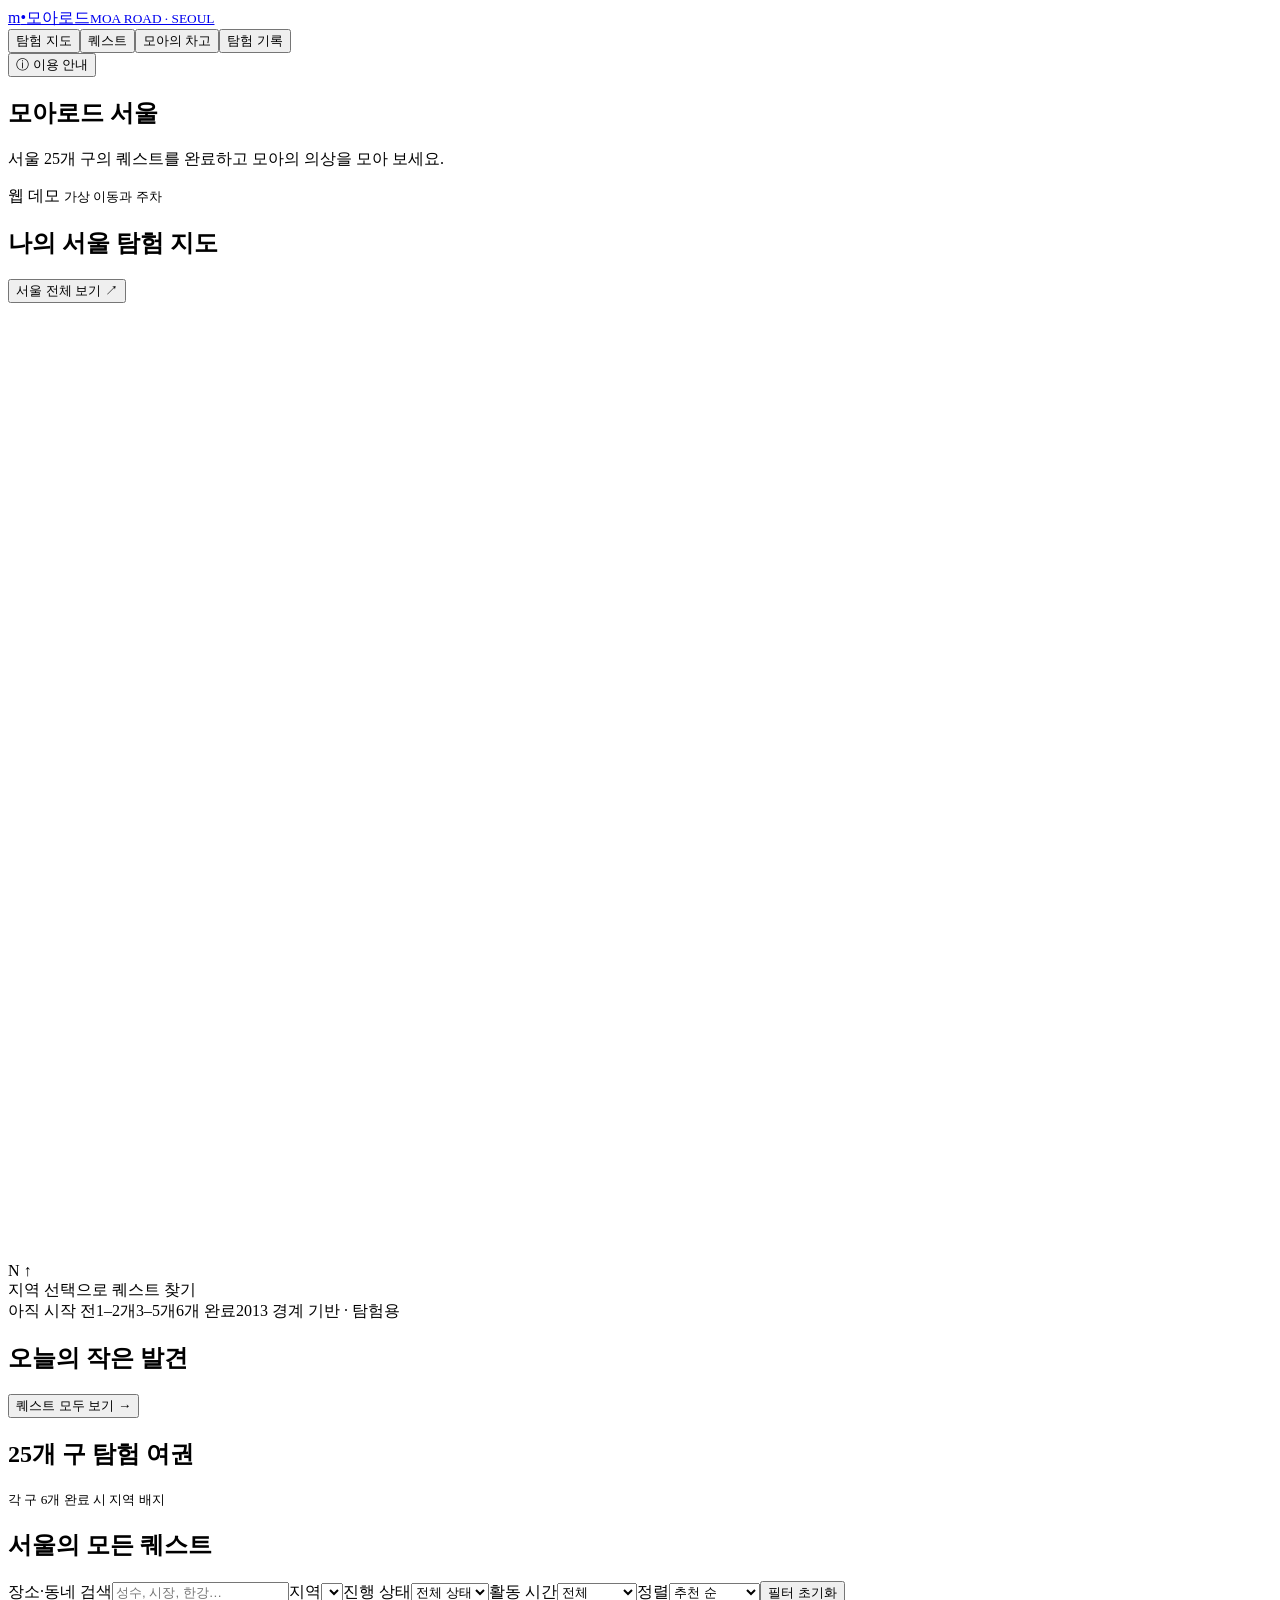
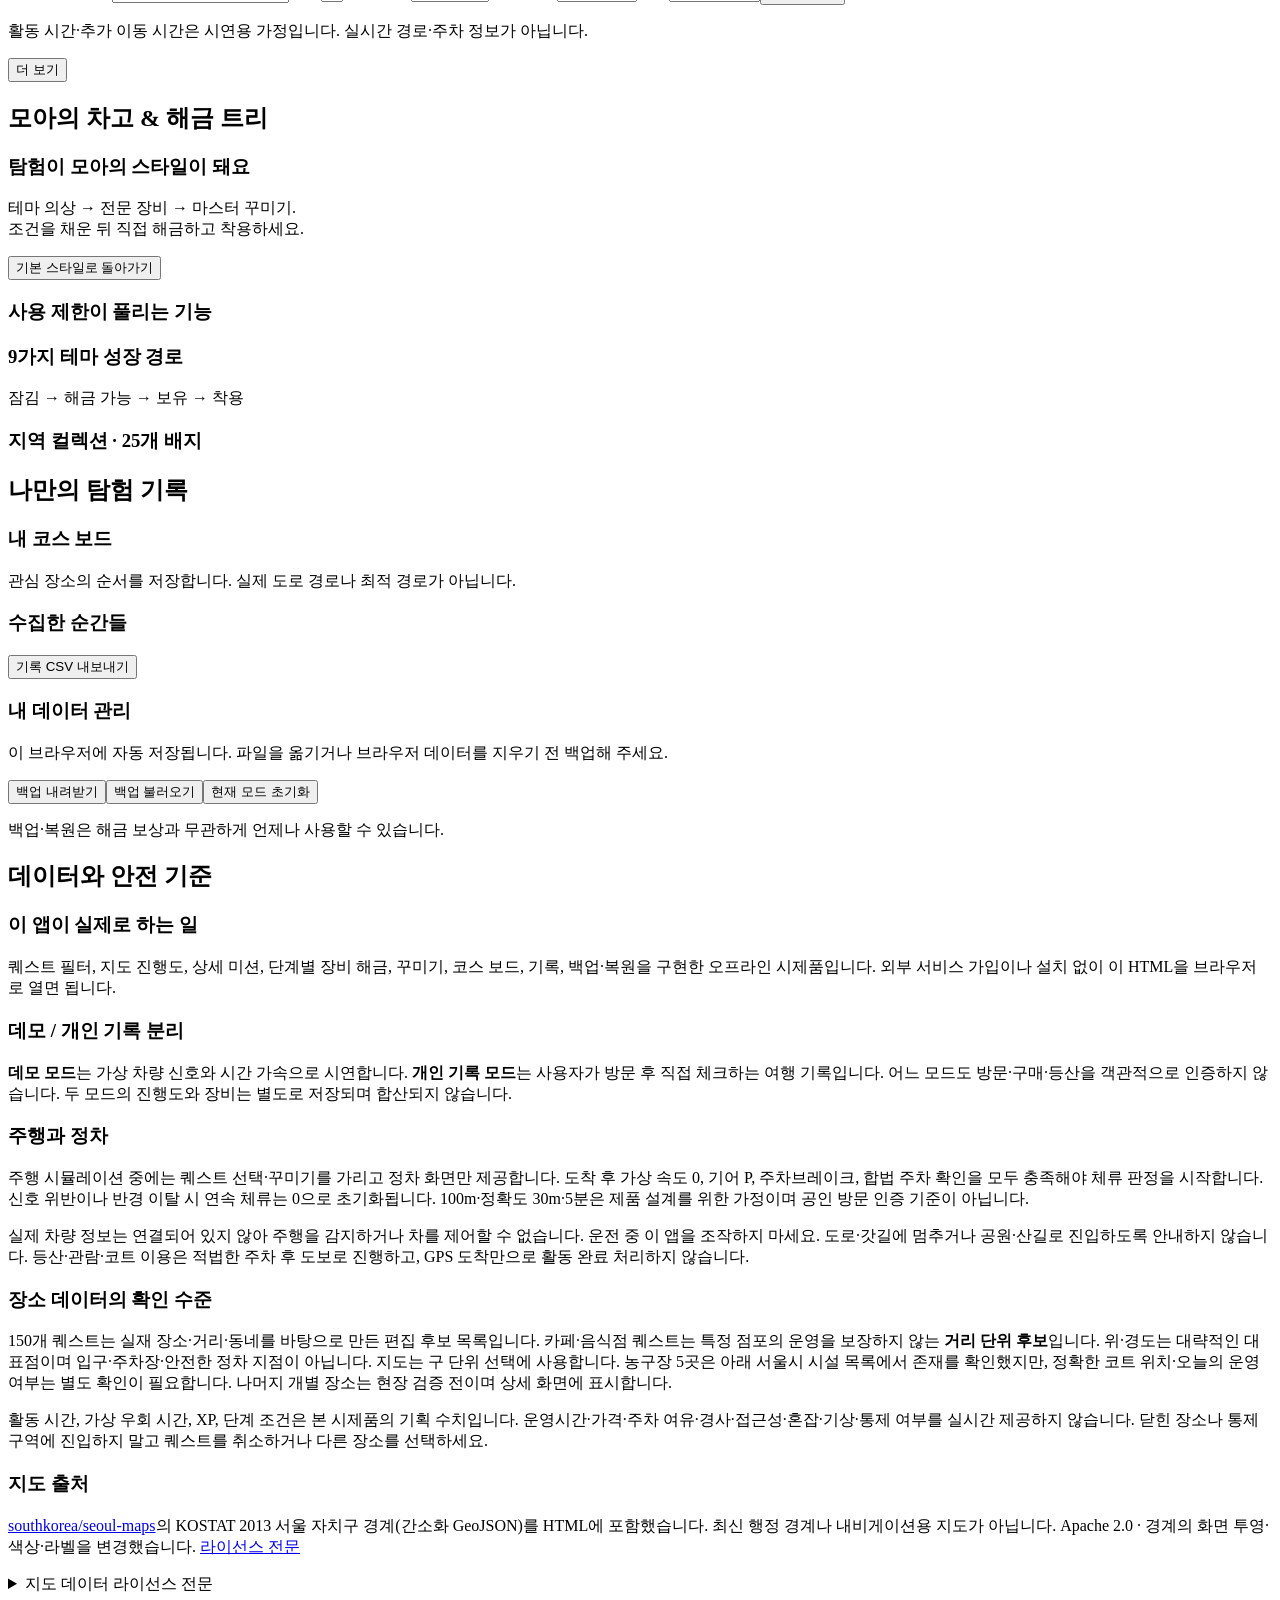
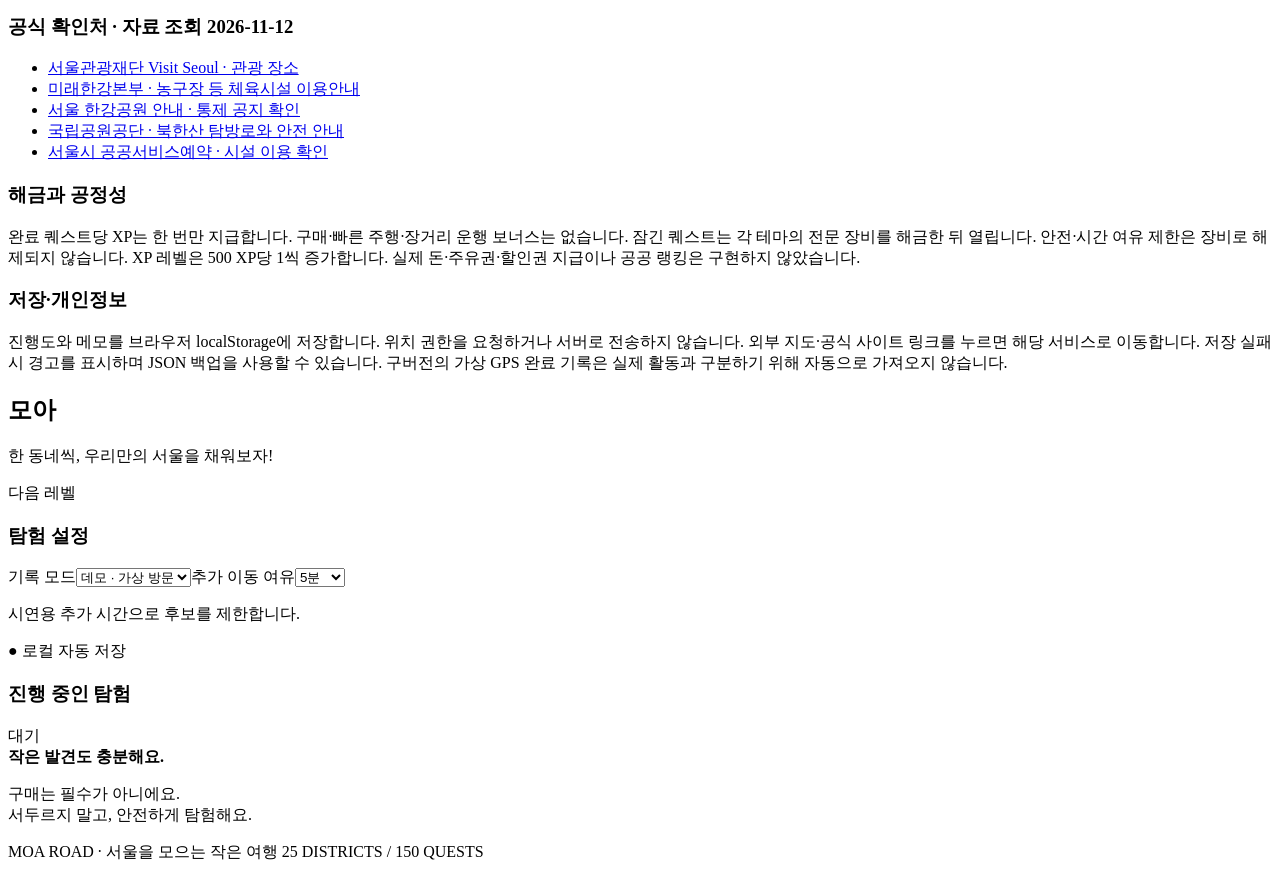
<file: demo/src/index.template.html>
<!doctype html><html lang="ko"><head><meta charset="utf-8"><meta name="viewport" content="width=device-width,initial-scale=1"><meta name="theme-color" content="#f3f8ff"><title>모아로드 · 서울을 모으는 작은 여행</title><style>/*STYLE*/</style></head><body>
<noscript>이 앱은 JavaScript가 필요합니다. HTML 파일을 브라우저에서 열어 주세요.</noscript>
<header><a class="brand" href="#"><span class="brandmark">m<span>•</span></span><span>모아로드<small>MOA ROAD · SEOUL</small></span></a><nav aria-label="주 메뉴"><button data-tab="explore" class="active">탐험 지도</button><button data-tab="quests">퀘스트</button><button data-tab="closet">모아의 차고</button><button data-tab="journey">탐험 기록</button></nav><button class="quiet" data-tab="guide">ⓘ 이용 안내</button></header>
<div id="storageAlert" role="status"></div><div class="app"><section class="welcome"><div><h1>모아로드 서울</h1><p>서울 25개 구의 퀘스트를 완료하고 모아의 의상을 모아 보세요.</p></div><span class="demoTag">웹 데모 <small>가상 이동과 주차</small></span></section>
<div class="layout"><main id="main"><section id="explore" class="view active"><div class="stats" id="stats"></div><section class="panel mapPanel"><div class="sectionTitle"><div><h2>나의 서울 탐험 지도</h2></div><button class="quiet" id="allDistricts">서울 전체 보기 ↗</button></div><div class="mapCanvas"><svg id="map" viewBox="0 0 820 620" role="group" aria-label="서울 25개 구 탐험 지도"></svg><div class="mapNote">N ↑<br><span>지역 선택으로 퀘스트 찾기</span></div></div><div class="legend"><span><i style="background:#e4ebf4"></i>아직 시작 전</span><span><i style="background:#b7d8f5"></i>1–2개</span><span><i style="background:#65a8e2"></i>3–5개</span><span><i style="background:#2867ac"></i>6개 완료</span><span>2013 경계 기반 · 탐험용</span></div></section><div class="sectionTitle below"><h2 id="districtTitle">오늘의 작은 발견</h2><button class="textBtn" data-tab="quests">퀘스트 모두 보기 →</button></div><div class="cards" id="featured"></div><section class="panel below"><div class="sectionTitle"><h2>25개 구 탐험 여권</h2><small>각 구 6개 완료 시 지역 배지</small></div><div id="districtGrid" class="districtGrid"></div></section></section>
<section id="quests" class="view"><div class="sectionTitle"><div><h2>서울의 모든 퀘스트</h2></div><span id="resultCount" class="pill"></span></div><section class="panel filters"><label class="search">장소·동네 검색<input id="search" placeholder="성수, 시장, 한강…" type="search"></label><label>지역<select id="districtFilter"></select></label><label>진행 상태<select id="statusFilter"><option value="all">전체 상태</option><option value="available">도전 가능</option><option value="locked">잠김</option><option value="done">완료</option><option value="favorite">즐겨찾기</option></select></label><label>활동 시간<select id="timeFilter"><option value="999">전체</option><option value="25">25분 이하</option><option value="35">35분 이하</option><option value="60">60분 이하</option></select></label><label>정렬<select id="sort"><option value="default">추천 순</option><option value="short">활동 시간순</option><option value="xp">보상순</option></select></label><button id="resetFilters" class="quiet">필터 초기화</button><div id="themeChips" class="chips"></div><p class="fine">활동 시간·추가 이동 시간은 시연용 가정입니다. 실시간 경로·주차 정보가 아닙니다.</p></section><div class="cards below" id="questGrid"></div><button id="more" class="quiet wide below">더 보기</button></section>
<section id="closet" class="view"><h2>모아의 차고 & 해금 트리</h2><section class="panel dressRoom"><div id="bigMascot" class="bigMascot"></div><div><h3>탐험이 모아의 스타일이 돼요</h3><p>테마 의상 → 전문 장비 → 마스터 꾸미기.<br>조건을 채운 뒤 직접 해금하고 착용하세요.</p><div id="equipped" class="chips"></div><button id="undress" class="quiet">기본 스타일로 돌아가기</button></div></section><section class="panel below"><h3>사용 제한이 풀리는 기능</h3><div id="featureTree" class="cards"></div></section><div class="sectionTitle below"><h3>9가지 테마 성장 경로</h3><span class="fine">잠김 → 해금 가능 → 보유 → 착용</span></div><div id="themeTree"></div><section class="panel below"><h3>지역 컬렉션 · 25개 배지</h3><div id="badges" class="districtGrid"></div></section></section>
<section id="journey" class="view"><h2>나만의 탐험 기록</h2><div id="journeyStats" class="stats"></div><section class="panel below"><div class="sectionTitle"><h3>내 코스 보드</h3><span id="routeCapacity" class="pill"></span></div><p class="fine">관심 장소의 순서를 저장합니다. 실제 도로 경로나 최적 경로가 아닙니다.</p><div id="routeBoard"></div></section><section class="panel below"><div class="sectionTitle"><h3>수집한 순간들</h3><button id="exportCSV" class="quiet">기록 CSV 내보내기</button></div><div id="history"></div></section><section class="panel below"><h3>내 데이터 관리</h3><p>이 브라우저에 자동 저장됩니다. 파일을 옮기거나 브라우저 데이터를 지우기 전 백업해 주세요.</p><div class="actions"><button id="backup" class="quiet">백업 내려받기</button><button id="restore" class="quiet">백업 불러오기</button><input type="file" id="restoreFile" accept="application/json,.json" hidden><button id="reset" class="danger">현재 모드 초기화</button></div><p class="fine">백업·복원은 해금 보상과 무관하게 언제나 사용할 수 있습니다.</p></section></section>
<section id="guide" class="view"><h2>데이터와 안전 기준</h2><section class="panel prose"><h3>이 앱이 실제로 하는 일</h3><p>퀘스트 필터, 지도 진행도, 상세 미션, 단계별 장비 해금, 꾸미기, 코스 보드, 기록, 백업·복원을 구현한 오프라인 시제품입니다. 외부 서비스 가입이나 설치 없이 이 HTML을 브라우저로 열면 됩니다.</p><h3>데모 / 개인 기록 분리</h3><p><b>데모 모드</b>는 가상 차량 신호와 시간 가속으로 시연합니다. <b>개인 기록 모드</b>는 사용자가 방문 후 직접 체크하는 여행 기록입니다. 어느 모드도 방문·구매·등산을 객관적으로 인증하지 않습니다. 두 모드의 진행도와 장비는 별도로 저장되며 합산되지 않습니다.</p><h3>주행과 정차</h3><p>주행 시뮬레이션 중에는 퀘스트 선택·꾸미기를 가리고 정차 화면만 제공합니다. 도착 후 가상 속도 0, 기어 P, 주차브레이크, 합법 주차 확인을 모두 충족해야 체류 판정을 시작합니다. 신호 위반이나 반경 이탈 시 연속 체류는 0으로 초기화됩니다. 100m·정확도 30m·5분은 제품 설계를 위한 가정이며 공인 방문 인증 기준이 아닙니다.</p><p>실제 차량 정보는 연결되어 있지 않아 주행을 감지하거나 차를 제어할 수 없습니다. 운전 중 이 앱을 조작하지 마세요. 도로·갓길에 멈추거나 공원·산길로 진입하도록 안내하지 않습니다. 등산·관람·코트 이용은 적법한 주차 후 도보로 진행하고, GPS 도착만으로 활동 완료 처리하지 않습니다.</p><h3>장소 데이터의 확인 수준</h3><p>150개 퀘스트는 실재 장소·거리·동네를 바탕으로 만든 편집 후보 목록입니다. 카페·음식점 퀘스트는 특정 점포의 운영을 보장하지 않는 <b>거리 단위 후보</b>입니다. 위·경도는 대략적인 대표점이며 입구·주차장·안전한 정차 지점이 아닙니다. 지도는 구 단위 선택에 사용합니다. 농구장 5곳은 아래 서울시 시설 목록에서 존재를 확인했지만, 정확한 코트 위치·오늘의 운영 여부는 별도 확인이 필요합니다. 나머지 개별 장소는 현장 검증 전이며 상세 화면에 표시합니다.</p><p>활동 시간, 가상 우회 시간, XP, 단계 조건은 본 시제품의 기획 수치입니다. 운영시간·가격·주차 여유·경사·접근성·혼잡·기상·통제 여부를 실시간 제공하지 않습니다. 닫힌 장소나 통제 구역에 진입하지 말고 퀘스트를 취소하거나 다른 장소를 선택하세요.</p><h3>지도 출처</h3><p><a href="https://github.com/southkorea/seoul-maps" target="_blank" rel="noopener">southkorea/seoul-maps</a>의 KOSTAT 2013 서울 자치구 경계(간소화 GeoJSON)를 HTML에 포함했습니다. 최신 행정 경계나 내비게이션용 지도가 아닙니다. Apache 2.0 · 경계의 화면 투영·색상·라벨을 변경했습니다. <a href="https://www.apache.org/licenses/LICENSE-2.0" target="_blank" rel="noopener">라이선스 전문</a></p><details class="below"><summary>지도 데이터 라이선스 전문</summary><p>Source: southkorea/seoul-maps · Contributor: Lucy Park · KOSTAT 2013. Modified presentation: screen projection, labels, quest overlays.</p><pre style="white-space:pre-wrap;font-size:10px;overflow-wrap:anywhere">
                                 Apache License
                           Version 2.0, January 2004
                        http://www.apache.org/licenses/

   TERMS AND CONDITIONS FOR USE, REPRODUCTION, AND DISTRIBUTION

   1. Definitions.

      &quot;License&quot; shall mean the terms and conditions for use, reproduction,
      and distribution as defined by Sections 1 through 9 of this document.

      &quot;Licensor&quot; shall mean the copyright owner or entity authorized by
      the copyright owner that is granting the License.

      &quot;Legal Entity&quot; shall mean the union of the acting entity and all
      other entities that control, are controlled by, or are under common
      control with that entity. For the purposes of this definition,
      &quot;control&quot; means (i) the power, direct or indirect, to cause the
      direction or management of such entity, whether by contract or
      otherwise, or (ii) ownership of fifty percent (50%) or more of the
      outstanding shares, or (iii) beneficial ownership of such entity.

      &quot;You&quot; (or &quot;Your&quot;) shall mean an individual or Legal Entity
      exercising permissions granted by this License.

      &quot;Source&quot; form shall mean the preferred form for making modifications,
      including but not limited to software source code, documentation
      source, and configuration files.

      &quot;Object&quot; form shall mean any form resulting from mechanical
      transformation or translation of a Source form, including but
      not limited to compiled object code, generated documentation,
      and conversions to other media types.

      &quot;Work&quot; shall mean the work of authorship, whether in Source or
      Object form, made available under the License, as indicated by a
      copyright notice that is included in or attached to the work
      (an example is provided in the Appendix below).

      &quot;Derivative Works&quot; shall mean any work, whether in Source or Object
      form, that is based on (or derived from) the Work and for which the
      editorial revisions, annotations, elaborations, or other modifications
      represent, as a whole, an original work of authorship. For the purposes
      of this License, Derivative Works shall not include works that remain
      separable from, or merely link (or bind by name) to the interfaces of,
      the Work and Derivative Works thereof.

      &quot;Contribution&quot; shall mean any work of authorship, including
      the original version of the Work and any modifications or additions
      to that Work or Derivative Works thereof, that is intentionally
      submitted to Licensor for inclusion in the Work by the copyright owner
      or by an individual or Legal Entity authorized to submit on behalf of
      the copyright owner. For the purposes of this definition, &quot;submitted&quot;
      means any form of electronic, verbal, or written communication sent
      to the Licensor or its representatives, including but not limited to
      communication on electronic mailing lists, source code control systems,
      and issue tracking systems that are managed by, or on behalf of, the
      Licensor for the purpose of discussing and improving the Work, but
      excluding communication that is conspicuously marked or otherwise
      designated in writing by the copyright owner as &quot;Not a Contribution.&quot;

      &quot;Contributor&quot; shall mean Licensor and any individual or Legal Entity
      on behalf of whom a Contribution has been received by Licensor and
      subsequently incorporated within the Work.

   2. Grant of Copyright License. Subject to the terms and conditions of
      this License, each Contributor hereby grants to You a perpetual,
      worldwide, non-exclusive, no-charge, royalty-free, irrevocable
      copyright license to reproduce, prepare Derivative Works of,
      publicly display, publicly perform, sublicense, and distribute the
      Work and such Derivative Works in Source or Object form.

   3. Grant of Patent License. Subject to the terms and conditions of
      this License, each Contributor hereby grants to You a perpetual,
      worldwide, non-exclusive, no-charge, royalty-free, irrevocable
      (except as stated in this section) patent license to make, have made,
      use, offer to sell, sell, import, and otherwise transfer the Work,
      where such license applies only to those patent claims licensable
      by such Contributor that are necessarily infringed by their
      Contribution(s) alone or by combination of their Contribution(s)
      with the Work to which such Contribution(s) was submitted. If You
      institute patent litigation against any entity (including a
      cross-claim or counterclaim in a lawsuit) alleging that the Work
      or a Contribution incorporated within the Work constitutes direct
      or contributory patent infringement, then any patent licenses
      granted to You under this License for that Work shall terminate
      as of the date such litigation is filed.

   4. Redistribution. You may reproduce and distribute copies of the
      Work or Derivative Works thereof in any medium, with or without
      modifications, and in Source or Object form, provided that You
      meet the following conditions:

      (a) You must give any other recipients of the Work or
          Derivative Works a copy of this License; and

      (b) You must cause any modified files to carry prominent notices
          stating that You changed the files; and

      (c) You must retain, in the Source form of any Derivative Works
          that You distribute, all copyright, patent, trademark, and
          attribution notices from the Source form of the Work,
          excluding those notices that do not pertain to any part of
          the Derivative Works; and

      (d) If the Work includes a &quot;NOTICE&quot; text file as part of its
          distribution, then any Derivative Works that You distribute must
          include a readable copy of the attribution notices contained
          within such NOTICE file, excluding those notices that do not
          pertain to any part of the Derivative Works, in at least one
          of the following places: within a NOTICE text file distributed
          as part of the Derivative Works; within the Source form or
          documentation, if provided along with the Derivative Works; or,
          within a display generated by the Derivative Works, if and
          wherever such third-party notices normally appear. The contents
          of the NOTICE file are for informational purposes only and
          do not modify the License. You may add Your own attribution
          notices within Derivative Works that You distribute, alongside
          or as an addendum to the NOTICE text from the Work, provided
          that such additional attribution notices cannot be construed
          as modifying the License.

      You may add Your own copyright statement to Your modifications and
      may provide additional or different license terms and conditions
      for use, reproduction, or distribution of Your modifications, or
      for any such Derivative Works as a whole, provided Your use,
      reproduction, and distribution of the Work otherwise complies with
      the conditions stated in this License.

   5. Submission of Contributions. Unless You explicitly state otherwise,
      any Contribution intentionally submitted for inclusion in the Work
      by You to the Licensor shall be under the terms and conditions of
      this License, without any additional terms or conditions.
      Notwithstanding the above, nothing herein shall supersede or modify
      the terms of any separate license agreement you may have executed
      with Licensor regarding such Contributions.

   6. Trademarks. This License does not grant permission to use the trade
      names, trademarks, service marks, or product names of the Licensor,
      except as required for reasonable and customary use in describing the
      origin of the Work and reproducing the content of the NOTICE file.

   7. Disclaimer of Warranty. Unless required by applicable law or
      agreed to in writing, Licensor provides the Work (and each
      Contributor provides its Contributions) on an &quot;AS IS&quot; BASIS,
      WITHOUT WARRANTIES OR CONDITIONS OF ANY KIND, either express or
      implied, including, without limitation, any warranties or conditions
      of TITLE, NON-INFRINGEMENT, MERCHANTABILITY, or FITNESS FOR A
      PARTICULAR PURPOSE. You are solely responsible for determining the
      appropriateness of using or redistributing the Work and assume any
      risks associated with Your exercise of permissions under this License.

   8. Limitation of Liability. In no event and under no legal theory,
      whether in tort (including negligence), contract, or otherwise,
      unless required by applicable law (such as deliberate and grossly
      negligent acts) or agreed to in writing, shall any Contributor be
      liable to You for damages, including any direct, indirect, special,
      incidental, or consequential damages of any character arising as a
      result of this License or out of the use or inability to use the
      Work (including but not limited to damages for loss of goodwill,
      work stoppage, computer failure or malfunction, or any and all
      other commercial damages or losses), even if such Contributor
      has been advised of the possibility of such damages.

   9. Accepting Warranty or Additional Liability. While redistributing
      the Work or Derivative Works thereof, You may choose to offer,
      and charge a fee for, acceptance of support, warranty, indemnity,
      or other liability obligations and/or rights consistent with this
      License. However, in accepting such obligations, You may act only
      on Your own behalf and on Your sole responsibility, not on behalf
      of any other Contributor, and only if You agree to indemnify,
      defend, and hold each Contributor harmless for any liability
      incurred by, or claims asserted against, such Contributor by reason
      of your accepting any such warranty or additional liability.

   END OF TERMS AND CONDITIONS

   APPENDIX: How to apply the Apache License to your work.

      To apply the Apache License to your work, attach the following
      boilerplate notice, with the fields enclosed by brackets &quot;[]&quot;
      replaced with your own identifying information. (Don&#x27;t include
      the brackets!)  The text should be enclosed in the appropriate
      comment syntax for the file format. We also recommend that a
      file or class name and description of purpose be included on the
      same &quot;printed page&quot; as the copyright notice for easier
      identification within third-party archives.

   Copyright [yyyy] [name of copyright owner]

   Licensed under the Apache License, Version 2.0 (the &quot;License&quot;);
   you may not use this file except in compliance with the License.
   You may obtain a copy of the License at

       http://www.apache.org/licenses/LICENSE-2.0

   Unless required by applicable law or agreed to in writing, software
   distributed under the License is distributed on an &quot;AS IS&quot; BASIS,
   WITHOUT WARRANTIES OR CONDITIONS OF ANY KIND, either express or implied.
   See the License for the specific language governing permissions and
   limitations under the License.
</pre></details><h3>공식 확인처 · 자료 조회 2026-11-12</h3><ul><li><a href="https://korean.visitseoul.net/attractions" target="_blank" rel="noopener">서울관광재단 Visit Seoul · 관광 장소</a></li><li><a href="https://hangang.seoul.go.kr/www/contents/777.do?mid=516" target="_blank" rel="noopener">미래한강본부 · 농구장 등 체육시설 이용안내</a></li><li><a href="https://hangang.seoul.go.kr/www/park/list.do?mid=426" target="_blank" rel="noopener">서울 한강공원 안내 · 통제 공지 확인</a></li><li><a href="https://www.knps.or.kr" target="_blank" rel="noopener">국립공원공단 · 북한산 탐방로와 안전 안내</a></li><li><a href="https://yeyak.seoul.go.kr" target="_blank" rel="noopener">서울시 공공서비스예약 · 시설 이용 확인</a></li></ul><h3>해금과 공정성</h3><p>완료 퀘스트당 XP는 한 번만 지급합니다. 구매·빠른 주행·장거리 운행 보너스는 없습니다. 잠긴 퀘스트는 각 테마의 전문 장비를 해금한 뒤 열립니다. 안전·시간 여유 제한은 장비로 해제되지 않습니다. XP 레벨은 500 XP당 1씩 증가합니다. 실제 돈·주유권·할인권 지급이나 공공 랭킹은 구현하지 않았습니다.</p><h3>저장·개인정보</h3><p>진행도와 메모를 브라우저 localStorage에 저장합니다. 위치 권한을 요청하거나 서버로 전송하지 않습니다. 외부 지도·공식 사이트 링크를 누르면 해당 서비스로 이동합니다. 저장 실패 시 경고를 표시하며 JSON 백업을 사용할 수 있습니다. 구버전의 가상 GPS 완료 기록은 실제 활동과 구분하기 위해 자동으로 가져오지 않습니다.</p></section></section></main>
<aside><section class="panel companion"><div class="row"><span class="pill" id="level"></span></div><div id="sideMascot"></div><h2>모아</h2><div id="equippedSummary" class="fine"></div><p class="speech" id="speech">한 동네씩, 우리만의 서울을 채워보자!</p><div class="row fine"><span id="xpText"></span><span>다음 레벨</span></div><div class="progress"><i id="xpBar"></i></div></section><section class="panel below"><h3>탐험 설정</h3><label>기록 모드<select id="mode"><option value="demo">데모 · 가상 방문</option><option value="personal">개인 · 수동 기록</option></select></label><label class="below">추가 이동 여유<select id="detour"><option value="5">5분</option><option value="10">10분</option><option value="15">15분</option><option value="20">20분</option></select></label><p class="fine">시연용 추가 시간으로 후보를 제한합니다.</p><div id="saveStatus" class="saved">● 로컬 자동 저장</div></section><section class="panel below" id="activePanel"><div class="sectionTitle"><h3>진행 중인 탐험</h3><span class="pill" id="phaseBadge">대기</span></div><div id="activeContent"></div></section><section class="tip below"><b>작은 발견도 충분해요.</b><p>구매는 필수가 아니에요.<br>서두르지 말고, 안전하게 탐험해요.</p></section></aside></div><footer>MOA ROAD · 서울을 모으는 작은 여행 <span>25 DISTRICTS / 150 QUESTS</span></footer></div>
<dialog id="detail"><div id="detailBody"></div></dialog><dialog id="reward"><div class="rewardContent" id="rewardBody"></div><button id="closeReward" class="primary wide">계속 탐험하기</button></dialog><div id="toast" role="status" aria-live="polite"></div><div id="driveOverlay" hidden><div class="driveBox"><div class="drivingIcon">🚙</div><h2>가상 이동 중</h2><p>주행 중 조작을 멈추고 안전에 집중해요.</p><div class="progress"><i id="driveProgress"></i></div><p id="driveText"></p><button id="stopDrive" class="primary">시뮬레이션 중지 · 정차</button><p class="fine">실제 차량 제어 기능이 아닙니다.</p></div></div>
<script>/*SCRIPT*/</script></body></html>
</file>
